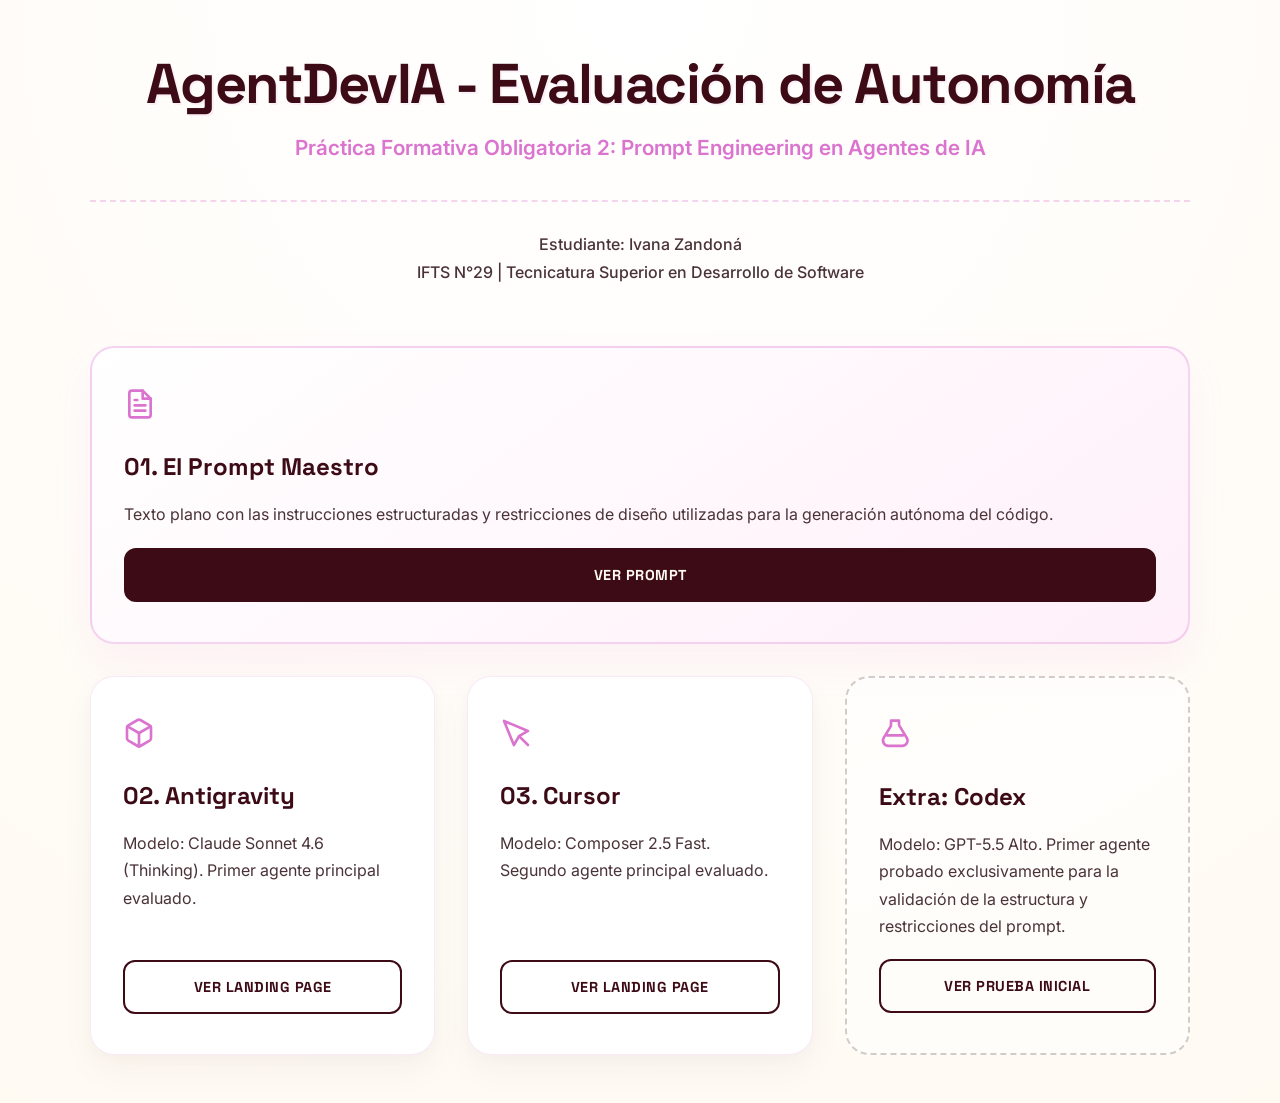
<file: index.html>
<!DOCTYPE html>
<html lang="es">
<head>
    <meta charset="UTF-8">
    <meta name="viewport" content="width=device-width, initial-scale=1.0">
    <title>PFO 2 - Prompt Engineering | Ivana Zandona</title>
    <link rel="stylesheet" href="styles.css">
    <link rel="preconnect" href="https://fonts.googleapis.com">
    <link rel="preconnect" href="https://fonts.gstatic.com" crossorigin>
    <link href="https://fonts.googleapis.com/css2?family=Inter:wght@400;500;600&family=Space+Grotesk:wght@500;700&display=swap" rel="stylesheet">
</head>
<body>
    <main class="container">
        <header class="header">
            <h1>AgentDevIA - Evaluación de Autonomía</h1>
            <p class="subtitle">Práctica Formativa Obligatoria 2: Prompt Engineering en Agentes de IA</p>
            <div class="student-info">
                <span>Estudiante: Ivana Zandoná</span>
                <span>IFTS N°29 | Tecnicatura Superior en Desarrollo de Software</span>
            </div>
        </header>

        <section class="links-grid">
            <a href="#" onclick="abrirModal(event)" class="card card-prompt">
                <div class="card-icon">
                    <svg width="32" height="32" viewBox="0 0 24 24" fill="none" stroke="currentColor" stroke-width="2" stroke-linecap="round" stroke-linejoin="round"><path d="M14 2H6a2 2 0 0 0-2 2v16a2 2 0 0 0 2 2h12a2 2 0 0 0 2-2V8z"></path><polyline points="14 2 14 8 20 8"></polyline><line x1="16" y1="13" x2="8" y2="13"></line><line x1="16" y1="17" x2="8" y2="17"></line><polyline points="10 9 9 9 8 9"></polyline></svg>
                </div>
                <h2>01. El Prompt Maestro</h2>
                <p>Texto plano con las instrucciones estructuradas y restricciones de diseño utilizadas para la generación autónoma del código.</p>
                <span class="btn">Ver Prompt</span>
            </a>

            <a href="agente-antigravity/index.html" class="card">
                <div class="card-icon">
                    <svg width="32" height="32" viewBox="0 0 24 24" fill="none" stroke="currentColor" stroke-width="2" stroke-linecap="round" stroke-linejoin="round"><path d="M21 16V8a2 2 0 0 0-1-1.73l-7-4a2 2 0 0 0-2 0l-7 4A2 2 0 0 0 3 8v8a2 2 0 0 0 1 1.73l7 4a2 2 0 0 0 2 0l7-4A2 2 0 0 0 21 16z"></path><polyline points="3.27 6.96 12 12.01 20.73 6.96"></polyline><line x1="12" y1="22.08" x2="12" y2="12"></line></svg>
                </div>
                <h2>02. Antigravity</h2>
                <p>Modelo: Claude Sonnet 4.6 (Thinking). Primer agente principal evaluado.</p>
                <span class="btn">Ver Landing Page</span>
            </a>

            <a href="agente-cursor/index.html" class="card">
                <div class="card-icon">
                    <svg width="32" height="32" viewBox="0 0 24 24" fill="none" stroke="currentColor" stroke-width="2" stroke-linecap="round" stroke-linejoin="round"><polygon points="3 3 10.42 21 14.31 14.31 21 10.42 3 3"></polygon><line x1="14.31" y1="14.31" x2="21" y2="21"></line></svg>
                </div>
                <h2>03. Cursor</h2>
                <p>Modelo: Composer 2.5 Fast. Segundo agente principal evaluado.</p>
                <span class="btn">Ver Landing Page</span>
            </a>

            <a href="agente-codex/index.html" class="card card-extra">
                <div class="card-icon">
                    <svg width="32" height="32" viewBox="0 0 24 24" fill="none" stroke="currentColor" stroke-width="2" stroke-linecap="round" stroke-linejoin="round"><path d="M9 2v2.789a4 4 0 0 1-.672 2.219l-4.72 7.74a4 4 0 0 0 3.414 6.136h10.324a4 4 0 0 0 3.414-6.136l-4.72-7.74A4 4 0 0 1 15 4.789V2"></path><path d="M10 2h4"></path><path d="M6 13h12"></path></svg>
                </div>
                <h2>Extra: Codex</h2>
                <p>Modelo: GPT-5.5 Alto. Primer agente probado exclusivamente para la validación de la estructura y restricciones del prompt.</p>
                <span class="btn">Ver Prueba Inicial</span>
            </a>
        </section>
    </main>

    <div id="modalPrompt" class="modal">
        <div class="modal-content">
            <span class="close-btn" onclick="cerrarModal()">&times;</span>
            <h2 class="modal-title">Prompt Maestro Utilizado</h2>
            <div class="prompt-container">
                <pre><code id="contenidoPrompt">Cargando prompt...</code></pre>
            </div>
        </div>
    </div>

    <script>
        async function abrirModal(evento) {
            evento.preventDefault(); 
            document.getElementById('modalPrompt').classList.add('activo');
            document.body.style.overflow = 'hidden'; 

            const contenedor = document.getElementById('contenidoPrompt');
            
            if(contenedor.innerText === 'Cargando prompt...') {
                try {
                    const respuesta = await fetch('prompt.txt');
                    if (!respuesta.ok) throw new Error('No se pudo leer el archivo');
                    const texto = await respuesta.text();
                    contenedor.innerText = texto;
                } catch (error) {
                    contenedor.innerText = 'Error: No se pudo cargar prompt.txt. Asegurate de que el archivo exista en la misma carpeta.';
                }
            }
        }

        function cerrarModal() {
            document.getElementById('modalPrompt').classList.remove('activo');
            document.body.style.overflow = 'auto'; 
        }

        window.onclick = function(evento) {
            let modal = document.getElementById('modalPrompt');
            if (evento.target == modal) {
                cerrarModal();
            }
        }
    </script>
</body>
</html>
</file>
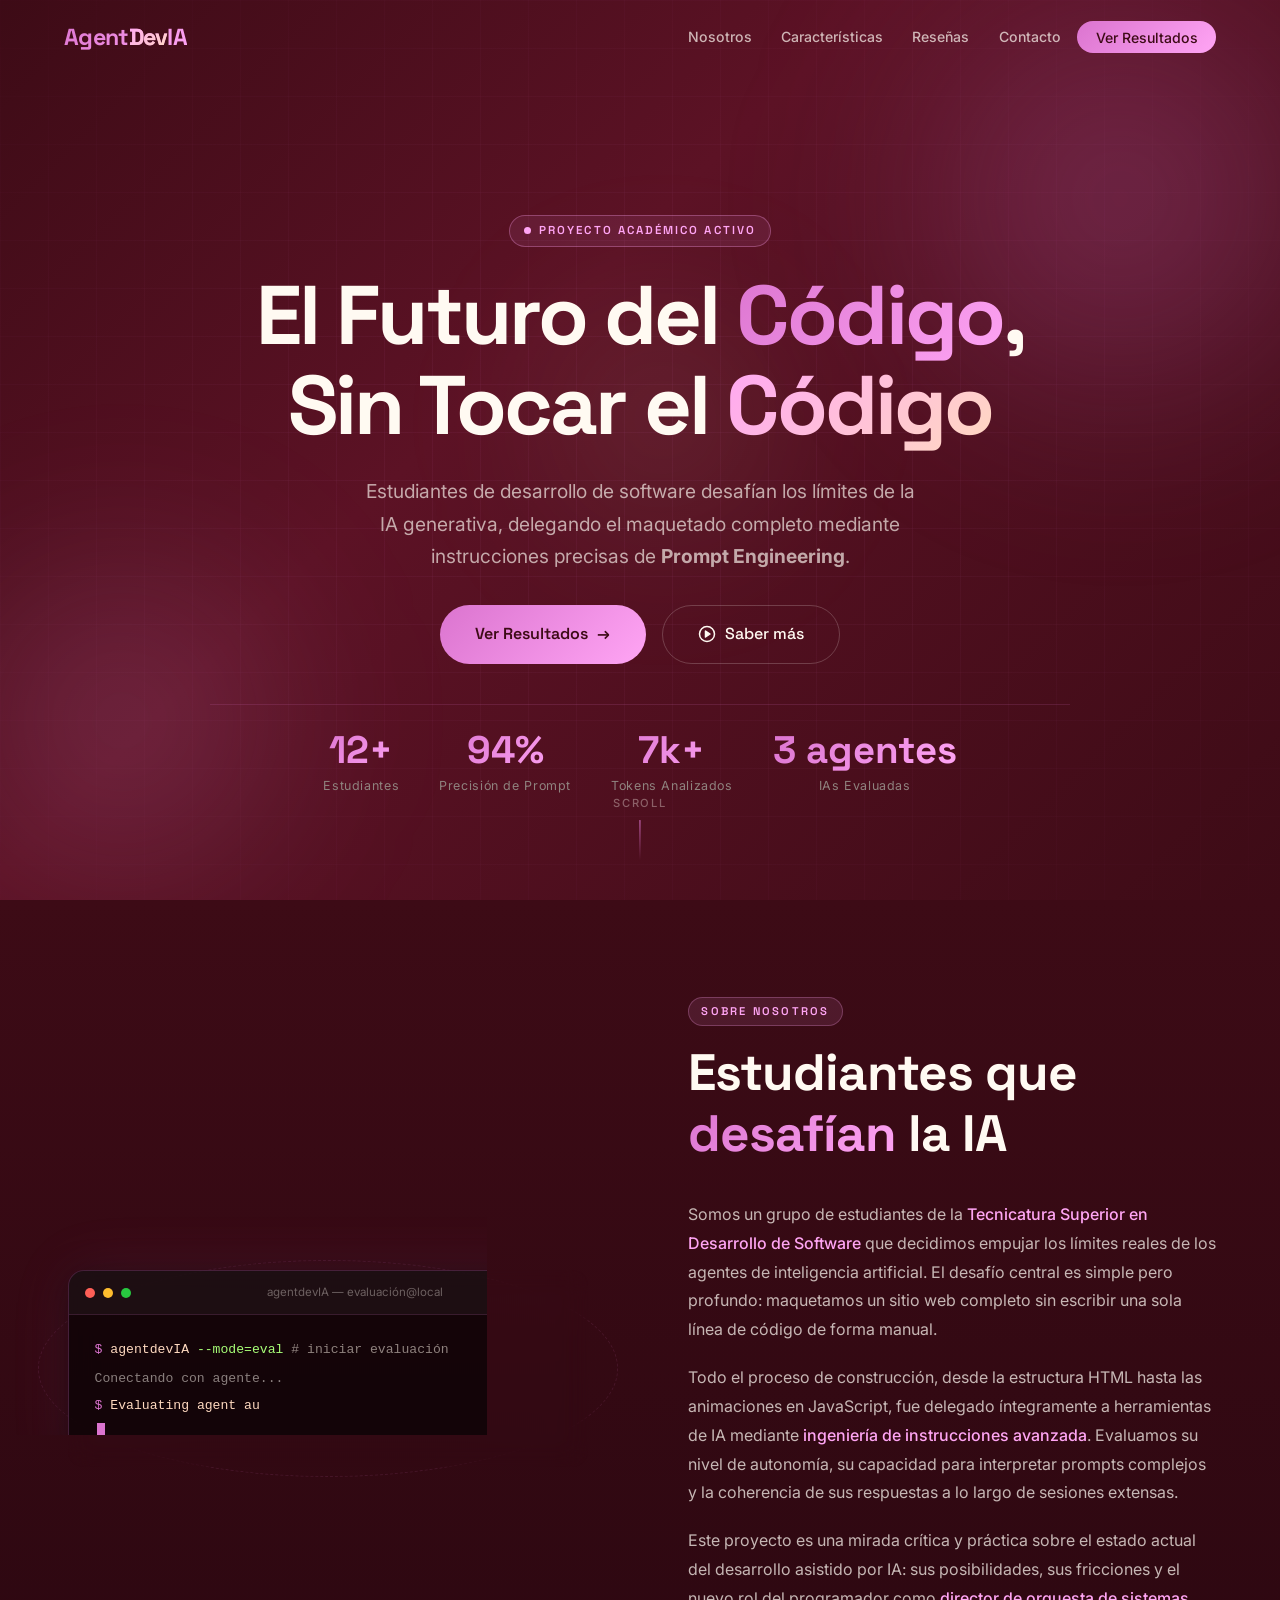
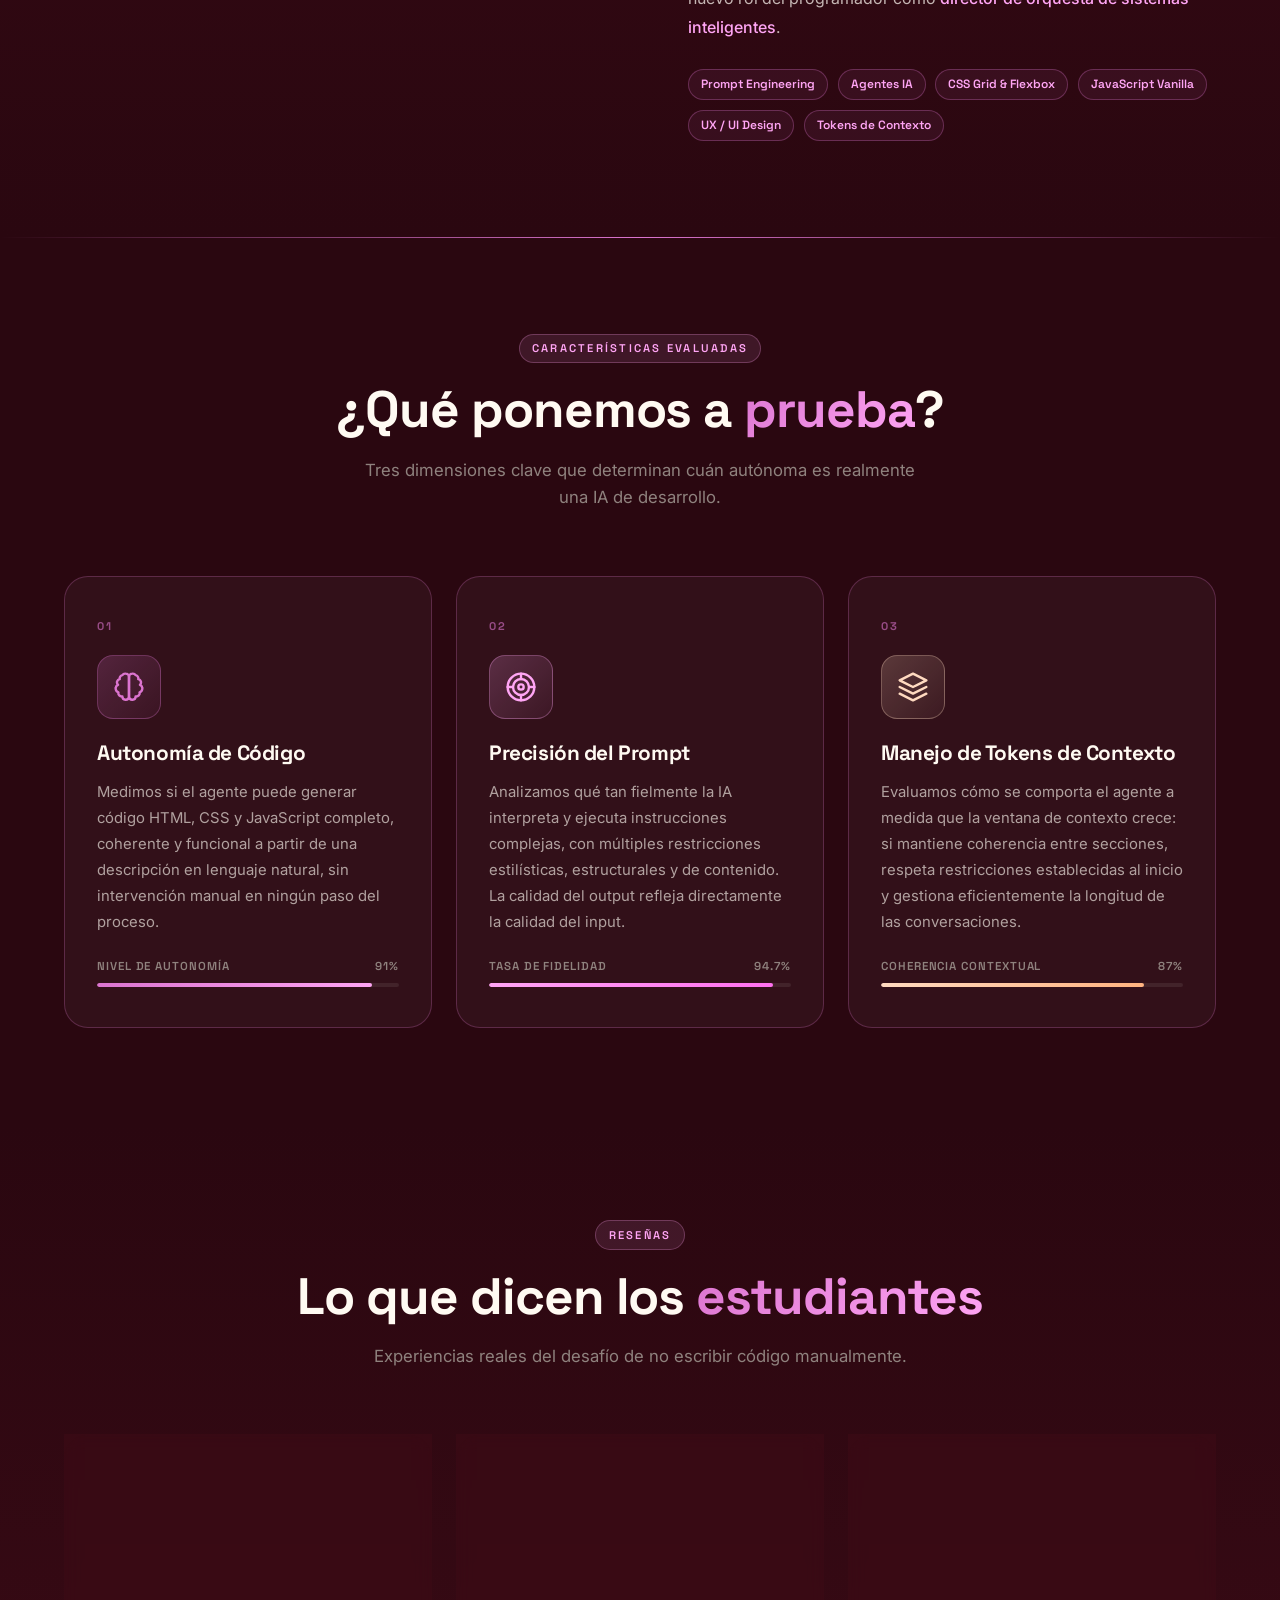
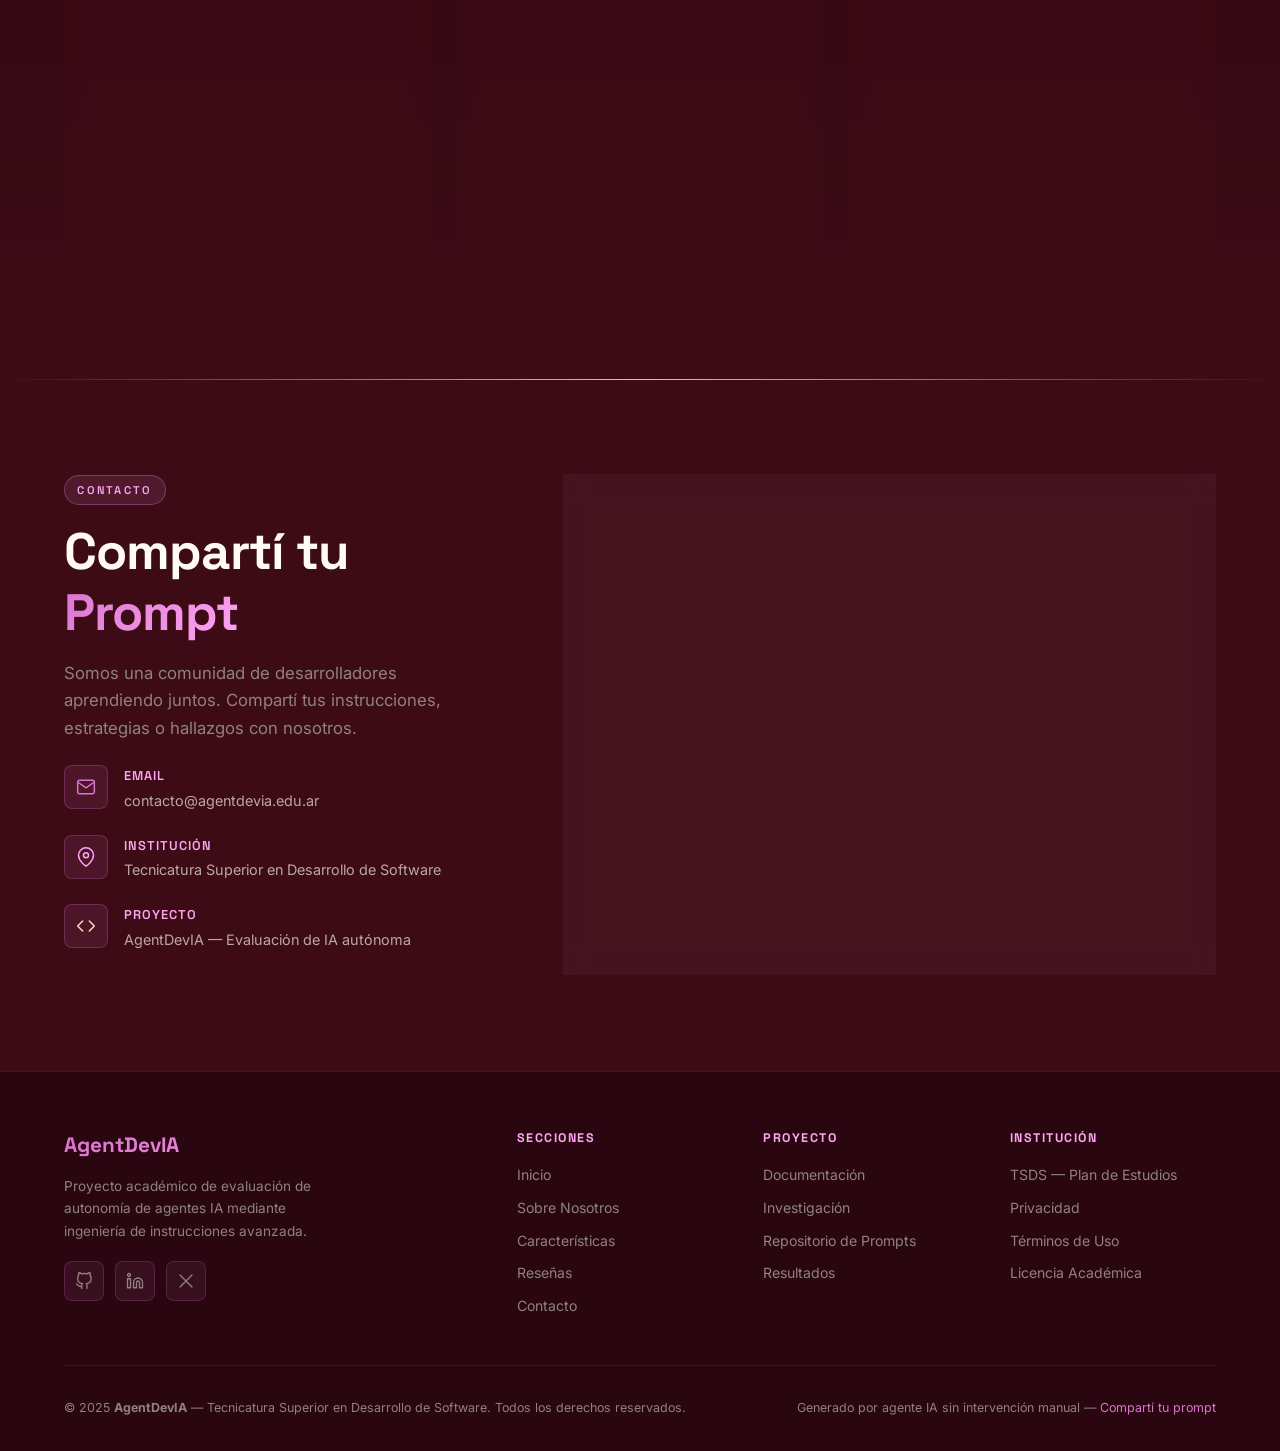
<file: agente-antigravity/index.html>
<!DOCTYPE html>
<html lang="es">
<head>
  <meta charset="UTF-8" />
  <meta name="viewport" content="width=device-width, initial-scale=1.0" />

  <!-- SEO -->
  <title>AgentDevIA — El Futuro del Código, Sin Tocar el Código</title>
  <meta name="description" content="Estudiantes de la Tecnicatura Superior en Desarrollo de Software ponen a prueba la autonomía de agentes de IA mediante Prompt Engineering avanzado. Descubre cómo delegamos el maquetado completo a la inteligencia artificial." />
  <meta name="keywords" content="IA, Prompt Engineering, Desarrollo de Software, Agentes IA, Frontend, Autonomía de Código, Tecnicatura" />
  <meta name="author" content="AgentDevIA — Tecnicatura Superior en Desarrollo de Software" />

  <!-- Open Graph -->
  <meta property="og:title"       content="AgentDevIA — El Futuro del Código, Sin Tocar el Código" />
  <meta property="og:description" content="Estudiantes evaluando la autonomía de agentes de IA mediante ingeniería de instrucciones. Proyecto académico innovador." />
  <meta property="og:type"        content="website" />
  <meta property="og:locale"      content="es_AR" />

  <!-- Preconnect for Google Fonts -->
  <link rel="preconnect" href="https://fonts.googleapis.com" />
  <link rel="preconnect" href="https://fonts.gstatic.com" crossorigin />

  <!-- Favicon (inline SVG) -->
  <link rel="icon" href="data:image/svg+xml,<svg xmlns='http://www.w3.org/2000/svg' viewBox='0 0 32 32'><rect width='32' height='32' rx='8' fill='%233d0b16'/><text y='22' x='4' font-size='20' fill='%23db74cf' font-family='sans-serif' font-weight='bold'>A</text></svg>" />

  <!-- Stylesheet -->
  <link rel="stylesheet" href="styles.css" />
</head>

<body>

  <!-- ══════════════════════════════════════════════════════
       Cursor Canvas (mouse trail effect)
       ══════════════════════════════════════════════════════ -->
  <canvas id="cursor-canvas" aria-hidden="true"></canvas>

  <!-- ══════════════════════════════════════════════════════
       HEADER — Sticky Navigation
       ══════════════════════════════════════════════════════ -->
  <header id="header" role="banner">
    <nav class="nav container" aria-label="Navegación principal">

      <!-- Logo -->
      <a href="#hero" class="nav-logo" aria-label="AgentDevIA — inicio">
        Agent<span>Dev</span>IA
      </a>

      <!-- Desktop nav links -->
      <ul class="nav-links" id="nav-links" role="list">
        <li><a href="#about"        id="nav-about">Nosotros</a></li>
        <li><a href="#features"     id="nav-features">Características</a></li>
        <li><a href="#testimonials" id="nav-testimonials">Reseñas</a></li>
        <li><a href="#contact"      id="nav-contact">Contacto</a></li>
        <li><a href="#hero" class="nav-cta" id="nav-cta">Ver Resultados</a></li>
      </ul>

      <!-- Mobile hamburger -->
      <button class="nav-toggle" id="nav-toggle" aria-label="Abrir menú" aria-expanded="false" aria-controls="nav-links">
        <span></span>
        <span></span>
        <span></span>
      </button>

    </nav>
  </header>

  <!-- ══════════════════════════════════════════════════════
       HERO — Sección Principal
       ══════════════════════════════════════════════════════ -->
  <section id="hero" aria-labelledby="hero-title">

    <!-- Decorative background elements -->
    <div class="hero-orb hero-orb--1" aria-hidden="true"></div>
    <div class="hero-orb hero-orb--2" aria-hidden="true"></div>
    <div class="hero-orb hero-orb--3" aria-hidden="true"></div>
    <div class="hero-grid"            aria-hidden="true"></div>
    <div class="particles-container" id="particles" aria-hidden="true"></div>

    <div class="container hero-content">

      <!-- Badge -->
      <div class="hero-badge" aria-label="Estado del proyecto: activo">
        <span class="badge-dot"></span>
        Proyecto Académico Activo
      </div>

      <!-- Headline -->
      <h1 class="hero-title" id="hero-title">
        El Futuro del <span class="grad-text">Código</span>,<br />
        Sin Tocar el <span class="accent-text">Código</span>
      </h1>

      <!-- Subtitle -->
      <p class="hero-subtitle">
        Estudiantes de desarrollo de software desafían los límites de la IA generativa,
        delegando el maquetado completo mediante instrucciones precisas de
        <strong>Prompt Engineering</strong>.
      </p>

      <!-- CTA Buttons -->
      <div class="hero-actions">
        <a href="#features" class="btn-primary" id="hero-cta" role="button">
          Ver Resultados
          <span class="btn-arrow">&#x2192;</span>
        </a>
        <a href="#about" class="btn-ghost" id="hero-learn-more" role="button">
          <!-- Play icon SVG -->
          <svg width="18" height="18" viewBox="0 0 24 24" fill="none"
               stroke="currentColor" stroke-width="2" stroke-linecap="round" stroke-linejoin="round"
               aria-hidden="true">
            <circle cx="12" cy="12" r="10"/>
            <polygon points="10 8 16 12 10 16 10 8" fill="currentColor"/>
          </svg>
          Saber más
        </a>
      </div>

      <!-- Animated stats -->
      <div class="hero-stats">
        <div class="stat-item reveal">
          <span class="stat-number" data-target="12" data-suffix="+" id="stat-students">0+</span>
          <span class="stat-label">Estudiantes</span>
        </div>
        <div class="stat-item reveal">
          <span class="stat-number" data-target="94" data-suffix="%" id="stat-precision">0%</span>
          <span class="stat-label">Precisión de Prompt</span>
        </div>
        <div class="stat-item reveal">
          <span class="stat-number" data-target="7" data-suffix="k+" id="stat-tokens">0k+</span>
          <span class="stat-label">Tokens Analizados</span>
        </div>
        <div class="stat-item reveal">
          <span class="stat-number" data-target="3" data-suffix=" agentes" id="stat-agents">0 agentes</span>
          <span class="stat-label">IAs Evaluadas</span>
        </div>
      </div>

    </div>

    <!-- Scroll hint -->
    <div class="hero-scroll" aria-hidden="true">
      <span>Scroll</span>
      <div class="scroll-line"></div>
    </div>

  </section>

  <!-- ══════════════════════════════════════════════════════
       SOBRE NOSOTROS — About Section
       ══════════════════════════════════════════════════════ -->
  <section id="about" class="section" aria-labelledby="about-title">
    <div class="container about-grid">

      <!-- Terminal Visual -->
      <div class="about-visual reveal-left">
        <div class="terminal-ring" aria-hidden="true"></div>
        <div class="terminal" role="img" aria-label="Simulación de terminal de evaluación IA">
          <div class="terminal-bar">
            <span class="terminal-dot td-red"   aria-hidden="true"></span>
            <span class="terminal-dot td-yellow" aria-hidden="true"></span>
            <span class="terminal-dot td-green"  aria-hidden="true"></span>
            <span class="terminal-title">agentdevIA — evaluación@local</span>
          </div>
          <div class="terminal-body" id="terminal-body">
            <div>
              <span class="t-prompt">$</span>
              <span class="t-cmd"> agentdevIA</span>
              <span class="t-string"> --mode=eval</span>
              <span class="t-comment"> # iniciar evaluación</span>
            </div>
            <div style="margin-top:4px">
              <span class="t-output">  Conectando con agente...</span>
            </div>
            <div id="typing-line">
              <span class="t-cursor" aria-hidden="true"></span>
            </div>
          </div>
        </div>
      </div>

      <!-- Text Content -->
      <div class="about-text reveal-right">
        <div>
          <span class="section-label">Sobre Nosotros</span>
          <h2 class="section-title" id="about-title">
            Estudiantes que <span>desafían</span> la IA
          </h2>
        </div>

        <p>
          Somos un grupo de estudiantes de la
          <span class="about-highlight">Tecnicatura Superior en Desarrollo de Software</span>
          que decidimos empujar los límites reales de los agentes de inteligencia artificial.
          El desafío central es simple pero profundo: maquetamos un sitio web completo
          sin escribir una sola línea de código de forma manual.
        </p>

        <p>
          Todo el proceso de construcción, desde la estructura HTML hasta las animaciones
          en JavaScript, fue delegado íntegramente a herramientas de IA mediante
          <span class="about-highlight">ingeniería de instrucciones avanzada</span>.
          Evaluamos su nivel de autonomía, su capacidad para interpretar prompts complejos
          y la coherencia de sus respuestas a lo largo de sesiones extensas.
        </p>

        <p>
          Este proyecto es una mirada crítica y práctica sobre el estado actual del
          desarrollo asistido por IA: sus posibilidades, sus fricciones y el nuevo rol
          del programador como
          <span class="about-highlight">director de orquesta de sistemas inteligentes</span>.
        </p>

        <div class="about-tags" role="list" aria-label="Tecnologías y temas evaluados">
          <span class="tag" role="listitem">Prompt Engineering</span>
          <span class="tag" role="listitem">Agentes IA</span>
          <span class="tag" role="listitem">CSS Grid &amp; Flexbox</span>
          <span class="tag" role="listitem">JavaScript Vanilla</span>
          <span class="tag" role="listitem">UX / UI Design</span>
          <span class="tag" role="listitem">Tokens de Contexto</span>
        </div>
      </div>

    </div>
  </section>

  <!-- ══════════════════════════════════════════════════════
       CARACTERÍSTICAS EVALUADAS — Features Section
       ══════════════════════════════════════════════════════ -->
  <section id="features" class="section" aria-labelledby="features-title">
    <div class="container">

      <header class="features-header">
        <span class="section-label reveal">Características Evaluadas</span>
        <h2 class="section-title reveal" id="features-title">
          ¿Qué ponemos a <span>prueba</span>?
        </h2>
        <p class="section-subtitle reveal" style="margin-inline:auto;text-align:center;">
          Tres dimensiones clave que determinan cuán autónoma es realmente una IA de desarrollo.
        </p>
      </header>

      <div class="features-grid" role="list">

        <!-- Card 1 — Autonomía de Código -->
        <article class="feature-card reveal" role="listitem" tabindex="0">
          <div class="card-number">01</div>
          <div class="card-icon-wrap icon-1" aria-hidden="true">
            <!-- Brain / CPU icon -->
            <svg viewBox="0 0 24 24" fill="none" stroke="#db74cf" stroke-width="1.8"
                 stroke-linecap="round" stroke-linejoin="round" aria-hidden="true">
              <path d="M9.5 2A2.5 2.5 0 0 1 12 4.5v15a2.5 2.5 0 0 1-4.96-.46 2.5 2.5 0 0 1-2.96-3.08 3 3 0 0 1-.34-5.58 2.5 2.5 0 0 1 1.32-4.24 2.5 2.5 0 0 1 1.98-3A2.5 2.5 0 0 1 9.5 2Z"/>
              <path d="M14.5 2A2.5 2.5 0 0 0 12 4.5v15a2.5 2.5 0 0 0 4.96-.46 2.5 2.5 0 0 0 2.96-3.08 3 3 0 0 0 .34-5.58 2.5 2.5 0 0 0-1.32-4.24 2.5 2.5 0 0 0-1.98-3A2.5 2.5 0 0 0 14.5 2Z"/>
            </svg>
          </div>
          <h3 class="card-title">Autonomía de Código</h3>
          <p class="card-desc">
            Medimos si el agente puede generar código HTML, CSS y JavaScript completo, coherente
            y funcional a partir de una descripción en lenguaje natural, sin intervención manual
            en ningún paso del proceso.
          </p>
          <div class="card-meter">
            <div class="meter-label">
              <span>Nivel de Autonomía</span>
              <span>91%</span>
            </div>
            <div class="meter-bar">
              <div class="meter-fill fill-1" data-width="91" aria-valuenow="91" aria-valuemin="0" aria-valuemax="100" role="progressbar"></div>
            </div>
          </div>
        </article>

        <!-- Card 2 — Precisión del Prompt -->
        <article class="feature-card reveal" role="listitem" tabindex="0">
          <div class="card-number">02</div>
          <div class="card-icon-wrap icon-2" aria-hidden="true">
            <!-- Target / Precision icon -->
            <svg viewBox="0 0 24 24" fill="none" stroke="#ffa5f4" stroke-width="1.8"
                 stroke-linecap="round" stroke-linejoin="round" aria-hidden="true">
              <circle cx="12" cy="12" r="10"/>
              <circle cx="12" cy="12" r="6"/>
              <circle cx="12" cy="12" r="2"/>
              <line x1="12" y1="2" x2="12" y2="6"/>
              <line x1="12" y1="18" x2="12" y2="22"/>
              <line x1="2"  y1="12" x2="6"  y2="12"/>
              <line x1="18" y1="12" x2="22" y2="12"/>
            </svg>
          </div>
          <h3 class="card-title">Precisión del Prompt</h3>
          <p class="card-desc">
            Analizamos qué tan fielmente la IA interpreta y ejecuta instrucciones complejas,
            con múltiples restricciones estilísticas, estructurales y de contenido. La calidad
            del output refleja directamente la calidad del input.
          </p>
          <div class="card-meter">
            <div class="meter-label">
              <span>Tasa de Fidelidad</span>
              <span>94.7%</span>
            </div>
            <div class="meter-bar">
              <div class="meter-fill fill-2" data-width="94" aria-valuenow="94" aria-valuemin="0" aria-valuemax="100" role="progressbar"></div>
            </div>
          </div>
        </article>

        <!-- Card 3 — Manejo de Tokens de Contexto -->
        <article class="feature-card reveal" role="listitem" tabindex="0">
          <div class="card-number">03</div>
          <div class="card-icon-wrap icon-3" aria-hidden="true">
            <!-- Layers / Context icon -->
            <svg viewBox="0 0 24 24" fill="none" stroke="#ffdac0" stroke-width="1.8"
                 stroke-linecap="round" stroke-linejoin="round" aria-hidden="true">
              <polygon points="12 2 2 7 12 12 22 7 12 2"/>
              <polyline points="2 17 12 22 22 17"/>
              <polyline points="2 12 12 17 22 12"/>
            </svg>
          </div>
          <h3 class="card-title">Manejo de Tokens de Contexto</h3>
          <p class="card-desc">
            Evaluamos cómo se comporta el agente a medida que la ventana de contexto crece:
            si mantiene coherencia entre secciones, respeta restricciones establecidas al inicio
            y gestiona eficientemente la longitud de las conversaciones.
          </p>
          <div class="card-meter">
            <div class="meter-label">
              <span>Coherencia Contextual</span>
              <span>87%</span>
            </div>
            <div class="meter-bar">
              <div class="meter-fill fill-3" data-width="87" aria-valuenow="87" aria-valuemin="0" aria-valuemax="100" role="progressbar"></div>
            </div>
          </div>
        </article>

      </div>
    </div>
  </section>

  <!-- ══════════════════════════════════════════════════════
       TESTIMONIOS — Reviews Section
       ══════════════════════════════════════════════════════ -->
  <section id="testimonials" class="section" aria-labelledby="testimonials-title">
    <div class="container">

      <header class="testimonials-header">
        <span class="section-label reveal">Reseñas</span>
        <h2 class="section-title reveal" id="testimonials-title">
          Lo que dicen los <span>estudiantes</span>
        </h2>
        <p class="section-subtitle reveal" style="margin-inline:auto;text-align:center;">
          Experiencias reales del desafío de no escribir código manualmente.
        </p>
      </header>

      <div class="testimonials-grid" role="list">

        <!-- Testimonio 1 -->
        <article class="testimonial-card reveal" role="listitem" tabindex="0">
          <div class="stars" aria-label="5 de 5 estrellas">
            <span class="star" aria-hidden="true">
              <svg viewBox="0 0 24 24"><path d="M12 2l3.09 6.26L22 9.27l-5 4.87 1.18 6.88L12 17.77l-6.18 3.25L7 14.14 2 9.27l6.91-1.01L12 2z"/></svg>
            </span>
            <span class="star" aria-hidden="true">
              <svg viewBox="0 0 24 24"><path d="M12 2l3.09 6.26L22 9.27l-5 4.87 1.18 6.88L12 17.77l-6.18 3.25L7 14.14 2 9.27l6.91-1.01L12 2z"/></svg>
            </span>
            <span class="star" aria-hidden="true">
              <svg viewBox="0 0 24 24"><path d="M12 2l3.09 6.26L22 9.27l-5 4.87 1.18 6.88L12 17.77l-6.18 3.25L7 14.14 2 9.27l6.91-1.01L12 2z"/></svg>
            </span>
            <span class="star" aria-hidden="true">
              <svg viewBox="0 0 24 24"><path d="M12 2l3.09 6.26L22 9.27l-5 4.87 1.18 6.88L12 17.77l-6.18 3.25L7 14.14 2 9.27l6.91-1.01L12 2z"/></svg>
            </span>
            <span class="star" aria-hidden="true">
              <svg viewBox="0 0 24 24"><path d="M12 2l3.09 6.26L22 9.27l-5 4.87 1.18 6.88L12 17.77l-6.18 3.25L7 14.14 2 9.27l6.91-1.01L12 2z"/></svg>
            </span>
          </div>
          <span class="quote-mark" aria-hidden="true">"</span>
          <blockquote>
            <p class="testimonial-text">
              Al principio dudé de si la IA realmente podía generar un CSS tan detallado.
              Pero cuando vi el resultado final, me di cuenta de que el verdadero desafío no
              era el agente, sino aprender a construir prompts que comuniquen exactamente
              lo que necesitás. Es una habilidad totalmente nueva.
            </p>
          </blockquote>
          <div class="testimonial-author">
            <div class="author-avatar av-1" aria-hidden="true">LM</div>
            <div class="author-info">
              <span class="author-name">Luciana Montero</span>
              <span class="author-role">Estudiante, 2do año TSDS</span>
            </div>
          </div>
        </article>

        <!-- Testimonio 2 -->
        <article class="testimonial-card reveal" role="listitem" tabindex="0">
          <div class="stars" aria-label="5 de 5 estrellas">
            <span class="star" aria-hidden="true">
              <svg viewBox="0 0 24 24"><path d="M12 2l3.09 6.26L22 9.27l-5 4.87 1.18 6.88L12 17.77l-6.18 3.25L7 14.14 2 9.27l6.91-1.01L12 2z"/></svg>
            </span>
            <span class="star" aria-hidden="true">
              <svg viewBox="0 0 24 24"><path d="M12 2l3.09 6.26L22 9.27l-5 4.87 1.18 6.88L12 17.77l-6.18 3.25L7 14.14 2 9.27l6.91-1.01L12 2z"/></svg>
            </span>
            <span class="star" aria-hidden="true">
              <svg viewBox="0 0 24 24"><path d="M12 2l3.09 6.26L22 9.27l-5 4.87 1.18 6.88L12 17.77l-6.18 3.25L7 14.14 2 9.27l6.91-1.01L12 2z"/></svg>
            </span>
            <span class="star" aria-hidden="true">
              <svg viewBox="0 0 24 24"><path d="M12 2l3.09 6.26L22 9.27l-5 4.87 1.18 6.88L12 17.77l-6.18 3.25L7 14.14 2 9.27l6.91-1.01L12 2z"/></svg>
            </span>
            <span class="star" aria-hidden="true">
              <svg viewBox="0 0 24 24"><path d="M12 2l3.09 6.26L22 9.27l-5 4.87 1.18 6.88L12 17.77l-6.18 3.25L7 14.14 2 9.27l6.91-1.01L12 2z"/></svg>
            </span>
          </div>
          <span class="quote-mark" aria-hidden="true">"</span>
          <blockquote>
            <p class="testimonial-text">
              Lo más revelador fue descubrir cómo el agente pierde coherencia cuando el
              contexto se extiende demasiado. En la sección de JavaScript empezó a
              contradecir restricciones que habíamos definido al principio. Eso nos enseñó
              a estructurar los prompts en bloques más precisos y acotados.
            </p>
          </blockquote>
          <div class="testimonial-author">
            <div class="author-avatar av-2" aria-hidden="true">FR</div>
            <div class="author-info">
              <span class="author-name">Federico Ruiz</span>
              <span class="author-role">Estudiante, 2do año TSDS</span>
            </div>
          </div>
        </article>

        <!-- Testimonio 3 -->
        <article class="testimonial-card reveal" role="listitem" tabindex="0">
          <div class="stars" aria-label="4 de 5 estrellas">
            <span class="star" aria-hidden="true">
              <svg viewBox="0 0 24 24"><path d="M12 2l3.09 6.26L22 9.27l-5 4.87 1.18 6.88L12 17.77l-6.18 3.25L7 14.14 2 9.27l6.91-1.01L12 2z"/></svg>
            </span>
            <span class="star" aria-hidden="true">
              <svg viewBox="0 0 24 24"><path d="M12 2l3.09 6.26L22 9.27l-5 4.87 1.18 6.88L12 17.77l-6.18 3.25L7 14.14 2 9.27l6.91-1.01L12 2z"/></svg>
            </span>
            <span class="star" aria-hidden="true">
              <svg viewBox="0 0 24 24"><path d="M12 2l3.09 6.26L22 9.27l-5 4.87 1.18 6.88L12 17.77l-6.18 3.25L7 14.14 2 9.27l6.91-1.01L12 2z"/></svg>
            </span>
            <span class="star" aria-hidden="true">
              <svg viewBox="0 0 24 24"><path d="M12 2l3.09 6.26L22 9.27l-5 4.87 1.18 6.88L12 17.77l-6.18 3.25L7 14.14 2 9.27l6.91-1.01L12 2z"/></svg>
            </span>
            <span class="star" aria-label="medio" aria-hidden="true">
              <svg viewBox="0 0 24 24" fill="none" stroke="#ffdac0" stroke-width="1.5"><path d="M12 2l3.09 6.26L22 9.27l-5 4.87 1.18 6.88L12 17.77l-6.18 3.25L7 14.14 2 9.27l6.91-1.01L12 2z"/></svg>
            </span>
          </div>
          <span class="quote-mark" aria-hidden="true">"</span>
          <blockquote>
            <p class="testimonial-text">
              Pensaba que con un prompt vago alcanzaba, y el agente me devolvió algo
              genérico y sin personalidad. Cuando reescribí el prompt con la paleta de
              colores exacta, las tipografías, los efectos y la estructura punto por punto,
              el resultado fue profesional. La precisión del input define la calidad del output.
            </p>
          </blockquote>
          <div class="testimonial-author">
            <div class="author-avatar av-3" aria-hidden="true">VS</div>
            <div class="author-info">
              <span class="author-name">Valentina Suarez</span>
              <span class="author-role">Estudiante, 2do año TSDS</span>
            </div>
          </div>
        </article>

      </div>
    </div>
  </section>

  <!-- ══════════════════════════════════════════════════════
       CONTACTO — Form Section
       ══════════════════════════════════════════════════════ -->
  <section id="contact" class="section" aria-labelledby="contact-title">
    <div class="container contact-wrapper">

      <!-- Info panel -->
      <div class="contact-info">
        <div>
          <span class="section-label reveal">Contacto</span>
          <h2 class="section-title reveal" id="contact-title">
            Compartí tu <span>Prompt</span>
          </h2>
          <p class="section-subtitle reveal" style="margin-top:.5rem;">
            Somos una comunidad de desarrolladores aprendiendo juntos. Compartí tus
            instrucciones, estrategias o hallazgos con nosotros.
          </p>
        </div>

        <div class="contact-info-item reveal">
          <div class="contact-icon">
            <!-- Mail icon -->
            <svg viewBox="0 0 24 24" fill="none" stroke="#db74cf" stroke-width="1.8"
                 stroke-linecap="round" stroke-linejoin="round" aria-hidden="true">
              <path d="M4 4h16c1.1 0 2 .9 2 2v12c0 1.1-.9 2-2 2H4c-1.1 0-2-.9-2-2V6c0-1.1.9-2 2-2z"/>
              <polyline points="22,6 12,13 2,6"/>
            </svg>
          </div>
          <div class="contact-info-text">
            <span class="contact-info-label">Email</span>
            <span class="contact-info-value">contacto@agentdevia.edu.ar</span>
          </div>
        </div>

        <div class="contact-info-item reveal">
          <div class="contact-icon">
            <!-- Location icon -->
            <svg viewBox="0 0 24 24" fill="none" stroke="#ffa5f4" stroke-width="1.8"
                 stroke-linecap="round" stroke-linejoin="round" aria-hidden="true">
              <path d="M21 10c0 7-9 13-9 13s-9-6-9-13a9 9 0 0 1 18 0z"/>
              <circle cx="12" cy="10" r="3"/>
            </svg>
          </div>
          <div class="contact-info-text">
            <span class="contact-info-label">Institución</span>
            <span class="contact-info-value">Tecnicatura Superior en Desarrollo de Software</span>
          </div>
        </div>

        <div class="contact-info-item reveal">
          <div class="contact-icon">
            <!-- Code / terminal icon -->
            <svg viewBox="0 0 24 24" fill="none" stroke="#ffdac0" stroke-width="1.8"
                 stroke-linecap="round" stroke-linejoin="round" aria-hidden="true">
              <polyline points="16 18 22 12 16 6"/>
              <polyline points="8  6 2  12 8  18"/>
            </svg>
          </div>
          <div class="contact-info-text">
            <span class="contact-info-label">Proyecto</span>
            <span class="contact-info-value">AgentDevIA — Evaluación de IA autónoma</span>
          </div>
        </div>
      </div>

      <!-- Contact Form -->
      <div class="reveal-right">
        <form class="contact-form" id="contact-form" novalidate
              aria-labelledby="contact-title">

          <div class="form-row">
            <div class="form-group">
              <label for="f-name">Nombre</label>
              <input
                type="text"
                id="f-name"
                name="nombre"
                placeholder="Tu nombre completo"
                autocomplete="name"
                required
                aria-required="true"
              />
            </div>
            <div class="form-group">
              <label for="f-email">Email</label>
              <input
                type="email"
                id="f-email"
                name="email"
                placeholder="tu@email.com"
                autocomplete="email"
                aria-required="true"
              />
            </div>
          </div>

          <div class="form-group">
            <label for="f-subject">Asunto</label>
            <input
              type="text"
              id="f-subject"
              name="asunto"
              placeholder="Ej: Estrategia de prompt para CSS Grid"
            />
          </div>

          <div class="form-group">
            <label for="f-message">Tu Prompt / Mensaje</label>
            <textarea
              id="f-message"
              name="mensaje"
              placeholder="Compartí tus instrucciones, técnicas o experiencias con prompt engineering..."
              aria-label="Campo de mensaje o prompt"
            ></textarea>
          </div>

          <button type="submit" class="btn-submit" id="btn-submit">
            Compartir Prompt
            <span class="btn-arrow">&#x2192;</span>
          </button>

          <!-- Success toast -->
          <div class="form-toast" id="form-toast" role="alert" aria-live="polite">
            <svg viewBox="0 0 24 24" width="18" height="18" fill="none"
                 stroke="currentColor" stroke-width="2.5" aria-hidden="true">
              <polyline points="20 6 9 17 4 12"/>
            </svg>
            Mensaje enviado correctamente. ¡Gracias por tu aporte!
          </div>

        </form>
      </div>

    </div>
  </section>

  <!-- ══════════════════════════════════════════════════════
       FOOTER
       ══════════════════════════════════════════════════════ -->
  <footer id="footer" role="contentinfo">
    <div class="container">

      <div class="footer-grid">

        <!-- Brand -->
        <div class="footer-brand">
          <a href="#hero" class="footer-logo" aria-label="AgentDevIA — volver al inicio">
            AgentDevIA
          </a>
          <p class="footer-tagline">
            Proyecto académico de evaluación de autonomía de agentes IA mediante
            ingeniería de instrucciones avanzada.
          </p>
          <div class="social-links" aria-label="Redes sociales">
            <!-- GitHub -->
            <a href="#" class="social-link" id="footer-github" aria-label="GitHub del proyecto" rel="noopener noreferrer">
              <svg viewBox="0 0 24 24" fill="none" stroke="currentColor"
                   stroke-width="1.8" stroke-linecap="round" stroke-linejoin="round"
                   aria-hidden="true">
                <path d="M9 19c-5 1.5-5-2.5-7-3m14 6v-3.87a3.37 3.37 0 0 0-.94-2.61c3.14-.35 6.44-1.54 6.44-7A5.44 5.44 0 0 0 20 4.77 5.07 5.07 0 0 0 19.91 1S18.73.65 16 2.48a13.38 13.38 0 0 0-7 0C6.27.65 5.09 1 5.09 1A5.07 5.07 0 0 0 5 4.77a5.44 5.44 0 0 0-1.5 3.78c0 5.42 3.3 6.61 6.44 7A3.37 3.37 0 0 0 9 18.13V22"/>
              </svg>
            </a>
            <!-- LinkedIn -->
            <a href="#" class="social-link" id="footer-linkedin" aria-label="LinkedIn del proyecto" rel="noopener noreferrer">
              <svg viewBox="0 0 24 24" fill="none" stroke="currentColor"
                   stroke-width="1.8" stroke-linecap="round" stroke-linejoin="round"
                   aria-hidden="true">
                <path d="M16 8a6 6 0 0 1 6 6v7h-4v-7a2 2 0 0 0-2-2 2 2 0 0 0-2 2v7h-4v-7a6 6 0 0 1 6-6z"/>
                <rect x="2" y="9" width="4" height="12"/>
                <circle cx="4" cy="4" r="2"/>
              </svg>
            </a>
            <!-- Twitter / X -->
            <a href="#" class="social-link" id="footer-twitter" aria-label="Twitter del proyecto" rel="noopener noreferrer">
              <svg viewBox="0 0 24 24" fill="none" stroke="currentColor"
                   stroke-width="1.8" stroke-linecap="round" stroke-linejoin="round"
                   aria-hidden="true">
                <path d="M4 4l16 16M4 20 20 4"/>
              </svg>
            </a>
          </div>
        </div>

        <!-- Nav links -->
        <nav class="footer-nav" aria-label="Navegación del pie de página — Secciones">
          <span class="footer-nav-title">Secciones</span>
          <a href="#hero"         id="footer-nav-hero">Inicio</a>
          <a href="#about"        id="footer-nav-about">Sobre Nosotros</a>
          <a href="#features"     id="footer-nav-features">Características</a>
          <a href="#testimonials" id="footer-nav-testimonials">Reseñas</a>
          <a href="#contact"      id="footer-nav-contact">Contacto</a>
        </nav>

        <!-- Project links -->
        <nav class="footer-nav" aria-label="Navegación del pie de página — Proyecto">
          <span class="footer-nav-title">Proyecto</span>
          <a href="#" id="footer-docs">Documentación</a>
          <a href="#" id="footer-research">Investigación</a>
          <a href="#" id="footer-prompts">Repositorio de Prompts</a>
          <a href="#" id="footer-results">Resultados</a>
        </nav>

        <!-- Legal -->
        <nav class="footer-nav" aria-label="Navegación del pie de página — Legal">
          <span class="footer-nav-title">Institución</span>
          <a href="#" id="footer-tsds">TSDS — Plan de Estudios</a>
          <a href="#" id="footer-privacy">Privacidad</a>
          <a href="#" id="footer-terms">Términos de Uso</a>
          <a href="#" id="footer-license">Licencia Académica</a>
        </nav>

      </div>

      <!-- Bottom bar -->
      <div class="footer-bottom">
        <p>
          &copy; 2025 <strong>AgentDevIA</strong> — Tecnicatura Superior en Desarrollo de Software.
          Todos los derechos reservados.
        </p>
        <p>
          Generado por agente IA sin intervención manual &mdash;
          <a href="#contact" id="footer-prompt-link">Compartí tu prompt</a>
        </p>
      </div>

    </div>
  </footer>

  <!-- JavaScript -->
  <script src="app.js"></script>

</body>
</html>
</file>
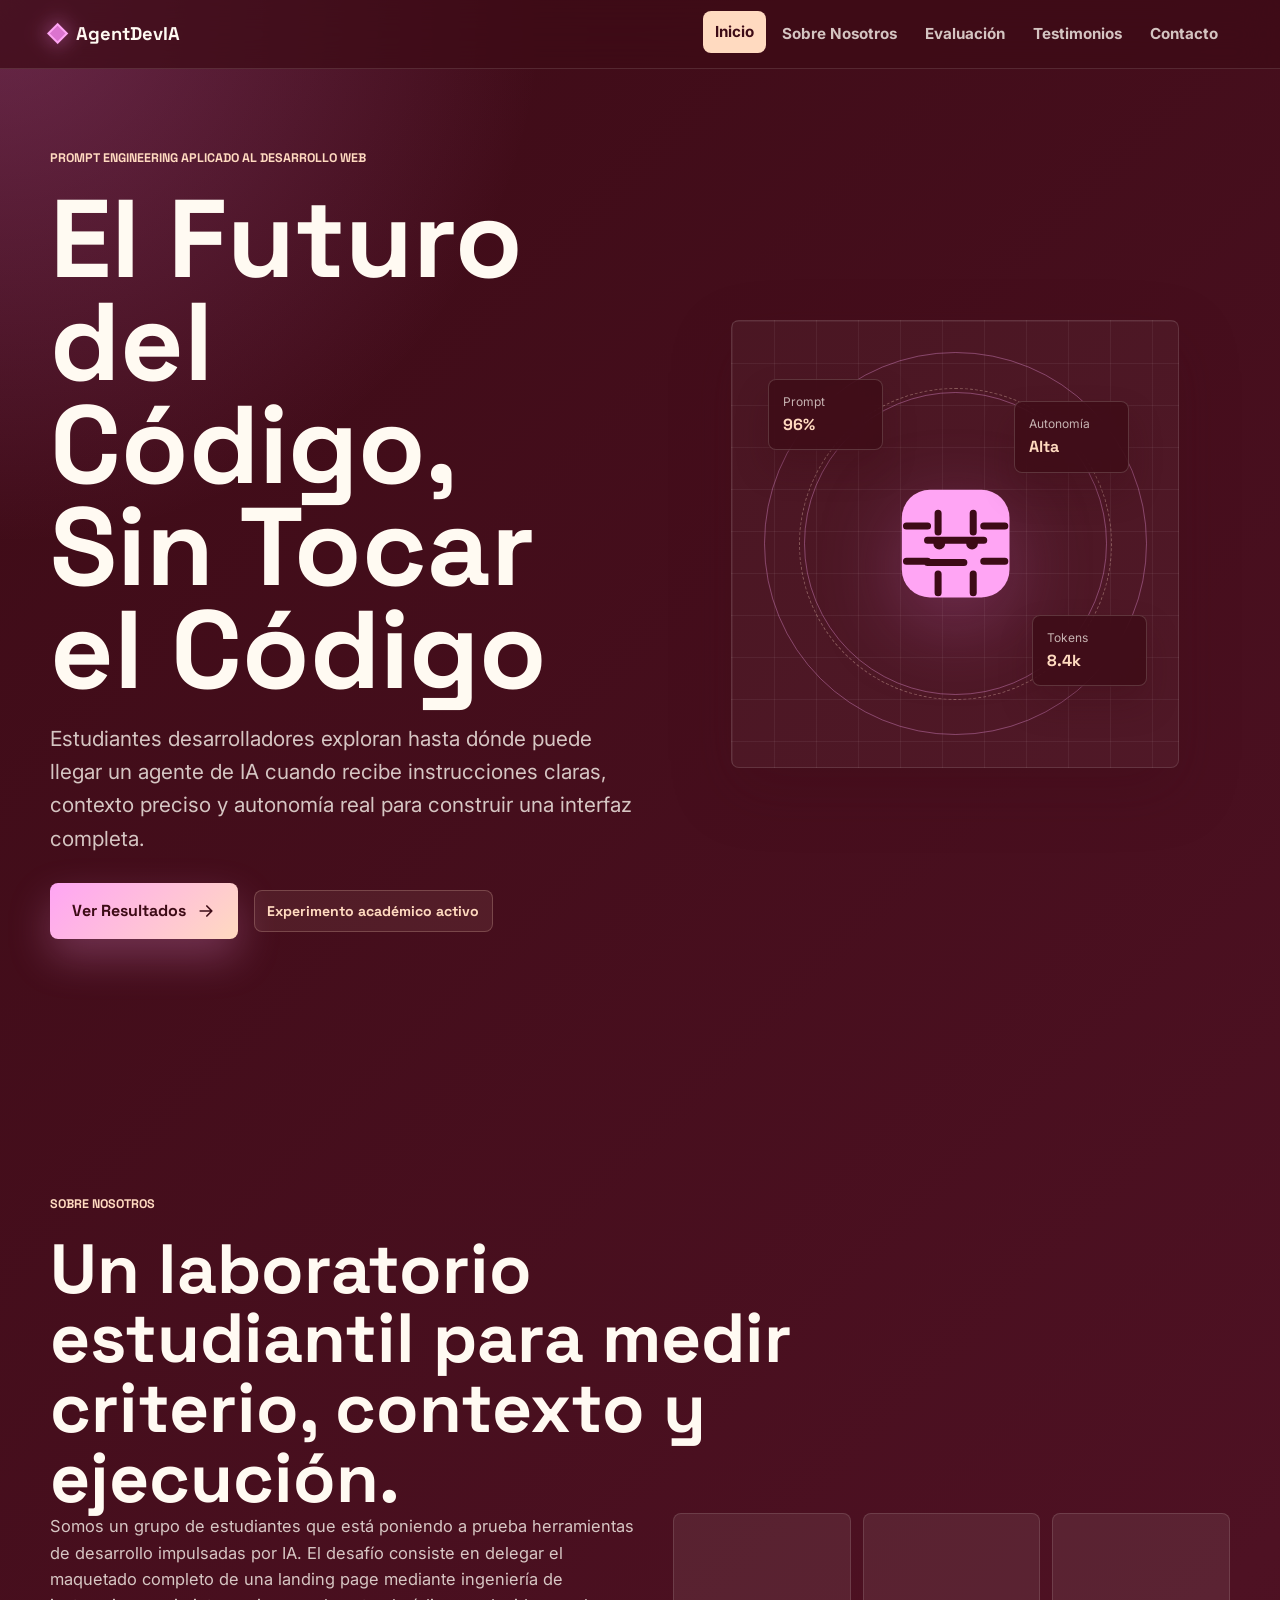
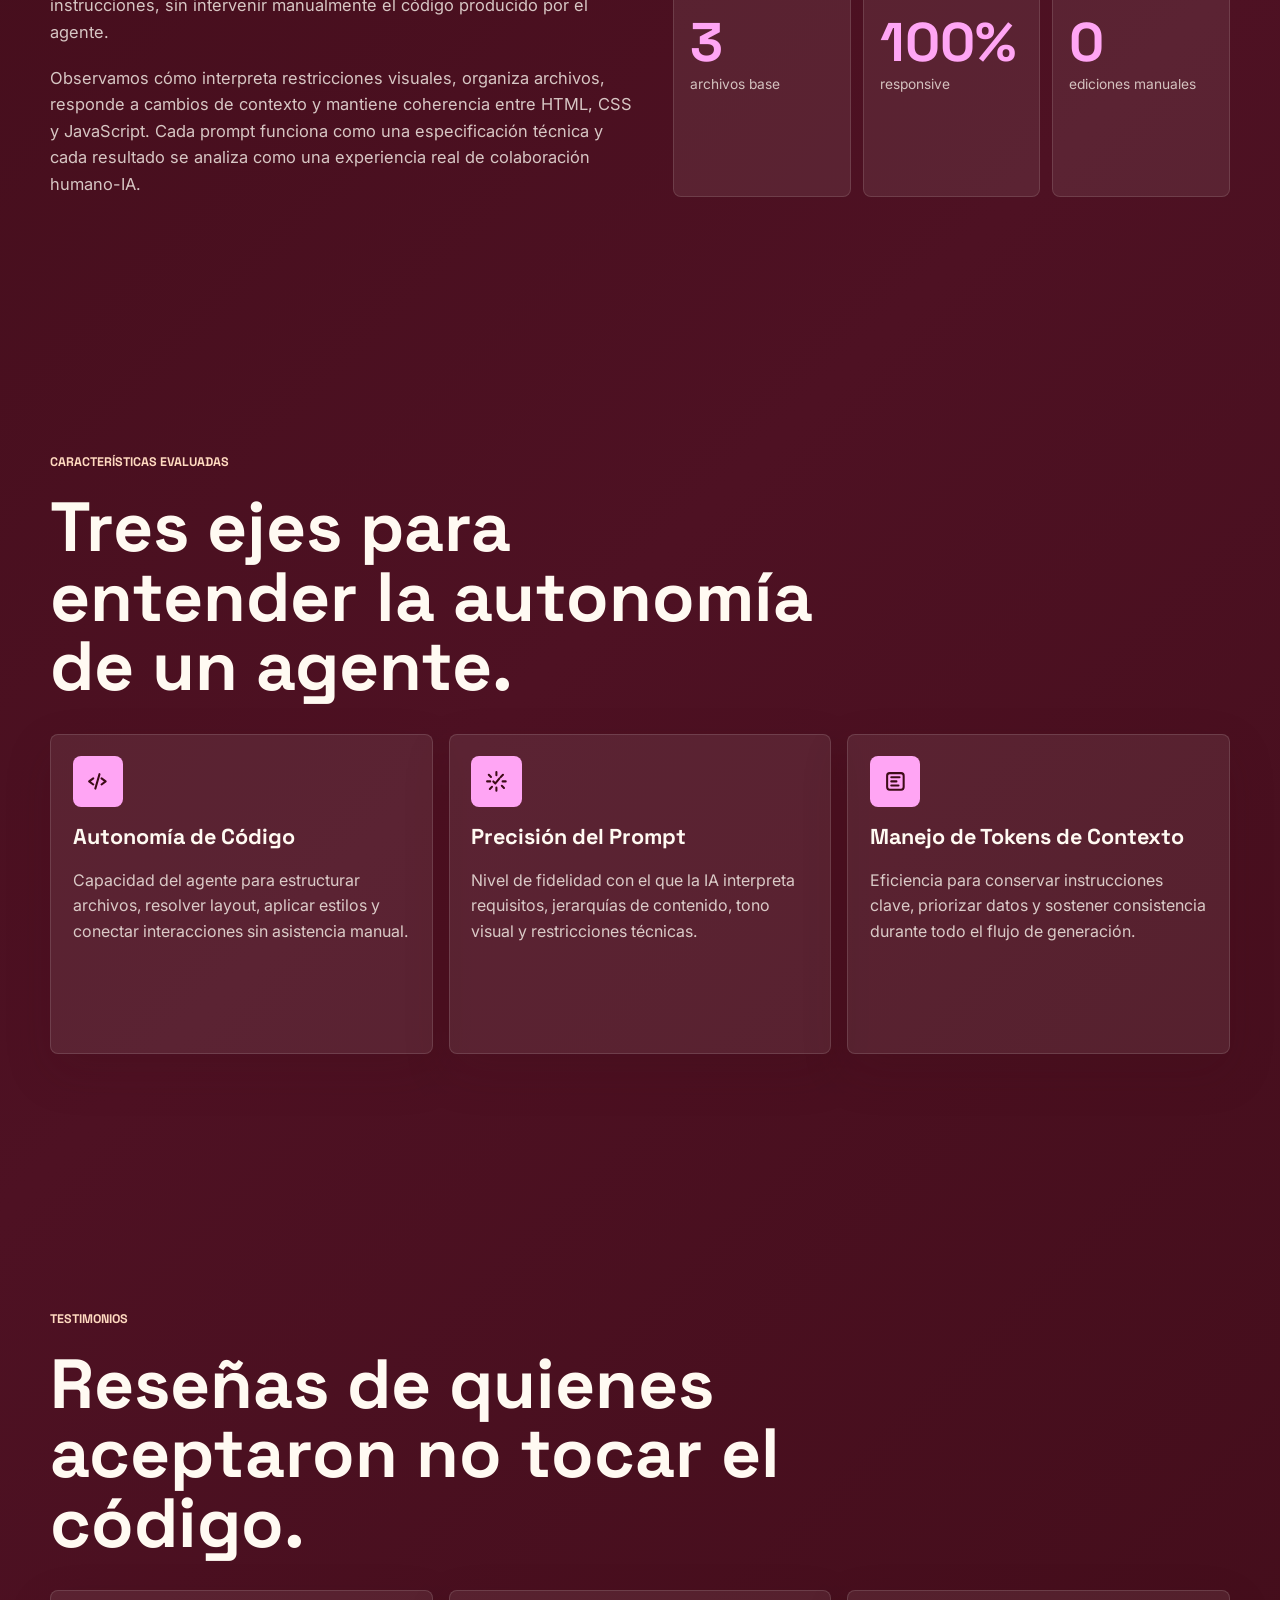
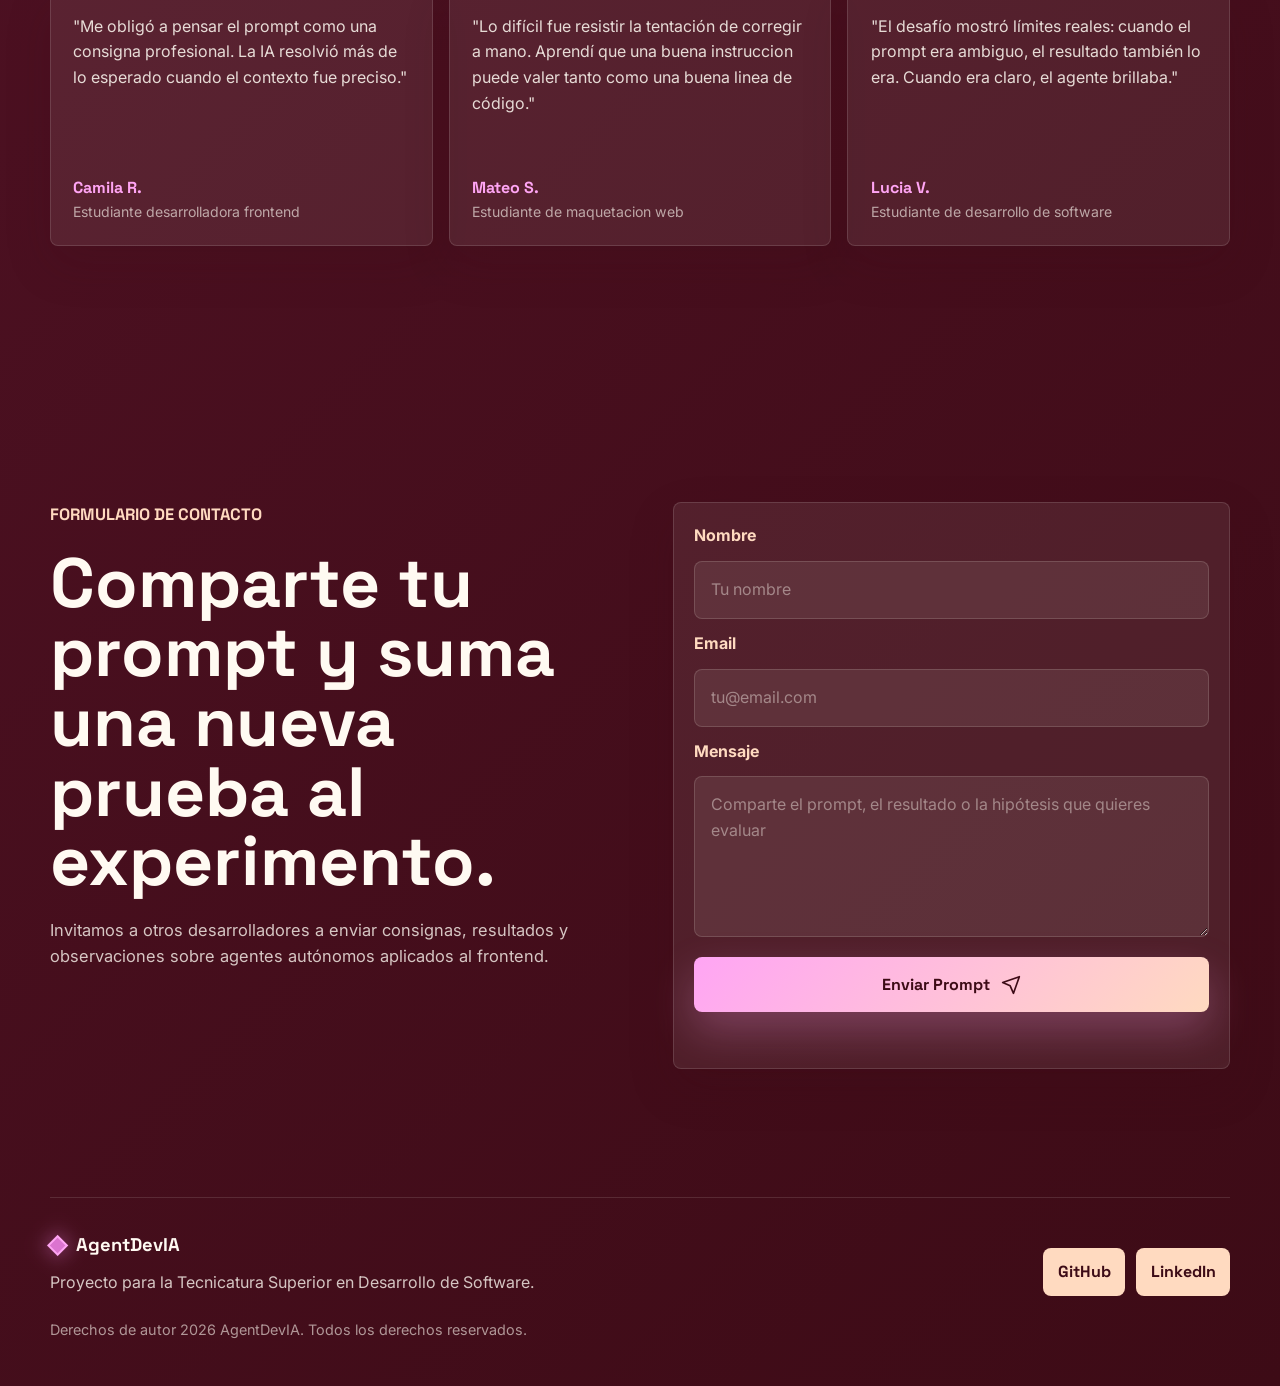
<file: agente-codex/index.html>
<!DOCTYPE html>
<html lang="es">
  <head>
    <meta charset="UTF-8" />
    <meta name="viewport" content="width=device-width, initial-scale=1.0" />
    <meta
      name="description"
      content="Landing page sobre estudiantes que evalúan la autonomía de agentes de Inteligencia Artificial mediante Prompt Engineering."
    />
    <title>AgentDevIA | Autonomía de agentes IA</title>
    <link rel="preconnect" href="https://fonts.googleapis.com" />
    <link rel="preconnect" href="https://fonts.gstatic.com" crossorigin />
    <link
      href="https://fonts.googleapis.com/css2?family=Inter:wght@400;500;600;700&family=Space+Grotesk:wght@500;600;700&display=swap"
      rel="stylesheet"
    />
    <link rel="stylesheet" href="styles.css" />
  </head>
  <body>
    <div class="progress-bar" aria-hidden="true"></div>
    <div class="cursor-glow" aria-hidden="true"></div>

    <header class="site-header" id="inicio">
      <nav class="navbar" aria-label="Navegacion principal">
        <a class="logo" href="#hero" aria-label="AgentDevIA inicio">
          <span class="logo-mark" aria-hidden="true"></span>
          AgentDevIA
        </a>

        <button
          class="menu-toggle"
          type="button"
          aria-label="Abrir menú"
          aria-controls="nav-menu"
          aria-expanded="false"
        >
          <span></span>
          <span></span>
          <span></span>
        </button>

        <ul class="nav-menu" id="nav-menu">
          <li><a href="#hero">Inicio</a></li>
          <li><a href="#sobre-nosotros">Sobre Nosotros</a></li>
          <li><a href="#caracteristicas">Evaluación</a></li>
          <li><a href="#testimonios">Testimonios</a></li>
          <li><a href="#contacto">Contacto</a></li>
        </ul>
      </nav>
    </header>

    <main>
      <section class="hero section-panel" id="hero">
        <div class="hero-content reveal">
          <p class="eyebrow">Prompt Engineering aplicado al desarrollo web</p>
          <h1>El Futuro del Código, Sin Tocar el Código</h1>
          <p class="hero-subtitle">
            Estudiantes desarrolladores exploran hasta dónde puede llegar un
            agente de IA cuando recibe instrucciones claras, contexto preciso y
            autonomía real para construir una interfaz completa.
          </p>
          <div class="hero-actions">
            <a class="btn btn-primary magnetic" href="#caracteristicas">
              Ver Resultados
              <svg
                width="20"
                height="20"
                viewBox="0 0 24 24"
                fill="none"
                aria-hidden="true"
              >
                <path
                  d="M5 12h14M13 6l6 6-6 6"
                  stroke="currentColor"
                  stroke-width="2"
                  stroke-linecap="round"
                  stroke-linejoin="round"
                />
              </svg>
            </a>
            <span class="status-pill">Experimento académico activo</span>
          </div>
        </div>

        <div class="hero-visual reveal" aria-label="Panel visual de agentes IA">
          <div class="visual-shell">
            <div class="orbit orbit-one"></div>
            <div class="orbit orbit-two"></div>
            <div class="agent-core">
              <svg viewBox="0 0 160 160" role="img" aria-labelledby="agent-title">
                <title id="agent-title">Nodo central de agente de IA</title>
                <defs>
                  <linearGradient id="core-gradient" x1="20" x2="140" y1="18" y2="142">
                    <stop stop-color="#ffa5f4" />
                    <stop offset="0.54" stop-color="#db74cf" />
                    <stop offset="1" stop-color="#ffdac0" />
                  </linearGradient>
                </defs>
                <rect
                  x="34"
                  y="34"
                  width="92"
                  height="92"
                  rx="24"
                  fill="url(#core-gradient)"
                />
                <path
                  d="M56 77h48M56 96h31M65 54v16M95 54v16M65 106v16M95 106v16M38 65h18M38 95h18M104 65h18M104 95h18"
                  stroke="#3d0b16"
                  stroke-width="6"
                  stroke-linecap="round"
                />
                <circle cx="66" cy="80" r="5" fill="#3d0b16" />
                <circle cx="94" cy="80" r="5" fill="#3d0b16" />
              </svg>
            </div>
            <div class="signal-card signal-a">
              <span>Prompt</span>
              <strong>96%</strong>
            </div>
            <div class="signal-card signal-b">
              <span>Tokens</span>
              <strong>8.4k</strong>
            </div>
            <div class="signal-card signal-c">
              <span>Autonomía</span>
              <strong>Alta</strong>
            </div>
          </div>
        </div>
      </section>

      <section class="about section-panel" id="sobre-nosotros">
        <div class="section-heading reveal">
          <p class="eyebrow">Sobre Nosotros</p>
          <h2>Un laboratorio estudiantil para medir criterio, contexto y ejecución.</h2>
        </div>
        <div class="about-grid">
          <div class="about-copy reveal">
            <p>
              Somos un grupo de estudiantes que está poniendo a prueba
              herramientas de desarrollo impulsadas por IA. El desafío consiste
              en delegar el maquetado completo de una landing page mediante
              ingeniería de instrucciones, sin intervenir manualmente el código
              producido por el agente.
            </p>
            <p>
              Observamos cómo interpreta restricciones visuales, organiza
              archivos, responde a cambios de contexto y mantiene coherencia
              entre HTML, CSS y JavaScript. Cada prompt funciona como una
              especificación técnica y cada resultado se analiza como una
              experiencia real de colaboración humano-IA.
            </p>
          </div>
          <div class="metric-board reveal" aria-label="Indicadores del proyecto">
            <div class="metric">
              <strong data-count="3">0</strong>
              <span>archivos base</span>
            </div>
            <div class="metric">
              <strong data-count="100">0</strong>
              <span>responsive</span>
            </div>
            <div class="metric">
              <strong data-count="0">0</strong>
              <span>ediciones manuales</span>
            </div>
          </div>
        </div>
      </section>

      <section class="features section-panel" id="caracteristicas">
        <div class="section-heading reveal">
          <p class="eyebrow">Características Evaluadas</p>
          <h2>Tres ejes para entender la autonomía de un agente.</h2>
        </div>

        <div class="card-grid">
          <article class="feature-card reveal tilt-card">
            <div class="icon-box" aria-hidden="true">
              <svg viewBox="0 0 24 24" fill="none">
                <path
                  d="M8 9 4 12l4 3M16 9l4 3-4 3M14 5l-4 14"
                  stroke="currentColor"
                  stroke-width="2"
                  stroke-linecap="round"
                  stroke-linejoin="round"
                />
              </svg>
            </div>
            <h3>Autonomía de Código</h3>
            <p>
              Capacidad del agente para estructurar archivos, resolver layout,
              aplicar estilos y conectar interacciones sin asistencia manual.
            </p>
          </article>

          <article class="feature-card reveal tilt-card">
            <div class="icon-box" aria-hidden="true">
              <svg viewBox="0 0 24 24" fill="none">
                <path
                  d="M12 3v3M12 18v3M4.64 5.64l2.12 2.12M17.24 16.24l2.12 2.12M3 12h3M18 12h3M5.64 19.36l2.12-2.12M16.24 7.76l2.12-2.12M9 12l2 2 4-5"
                  stroke="currentColor"
                  stroke-width="2"
                  stroke-linecap="round"
                  stroke-linejoin="round"
                />
              </svg>
            </div>
            <h3>Precisión del Prompt</h3>
            <p>
              Nivel de fidelidad con el que la IA interpreta requisitos,
              jerarquías de contenido, tono visual y restricciones técnicas.
            </p>
          </article>

          <article class="feature-card reveal tilt-card">
            <div class="icon-box" aria-hidden="true">
              <svg viewBox="0 0 24 24" fill="none">
                <path
                  d="M4 6.5A2.5 2.5 0 0 1 6.5 4h11A2.5 2.5 0 0 1 20 6.5v11a2.5 2.5 0 0 1-2.5 2.5h-11A2.5 2.5 0 0 1 4 17.5v-11ZM8 8h8M8 12h5M8 16h7"
                  stroke="currentColor"
                  stroke-width="2"
                  stroke-linecap="round"
                  stroke-linejoin="round"
                />
              </svg>
            </div>
            <h3>Manejo de Tokens de Contexto</h3>
            <p>
              Eficiencia para conservar instrucciones clave, priorizar datos y
              sostener consistencia durante todo el flujo de generación.
            </p>
          </article>
        </div>
      </section>

      <section class="testimonials section-panel" id="testimonios">
        <div class="section-heading reveal">
          <p class="eyebrow">Testimonios</p>
          <h2>Reseñas de quienes aceptaron no tocar el código.</h2>
        </div>

        <div class="testimonial-grid">
          <article class="testimonial-card reveal">
            <p>
              "Me obligó a pensar el prompt como una consigna profesional. La
              IA resolvió más de lo esperado cuando el contexto fue preciso."
            </p>
            <div>
              <strong>Camila R.</strong>
              <span>Estudiante desarrolladora frontend</span>
            </div>
          </article>

          <article class="testimonial-card reveal">
            <p>
              "Lo difícil fue resistir la tentación de corregir a mano. Aprendí
              que una buena instruccion puede valer tanto como una buena linea
              de código."
            </p>
            <div>
              <strong>Mateo S.</strong>
              <span>Estudiante de maquetacion web</span>
            </div>
          </article>

          <article class="testimonial-card reveal">
            <p>
              "El desafío mostró límites reales: cuando el prompt era ambiguo,
              el resultado también lo era. Cuando era claro, el agente brillaba."
            </p>
            <div>
              <strong>Lucia V.</strong>
              <span>Estudiante de desarrollo de software</span>
            </div>
          </article>
        </div>
      </section>

      <section class="contact section-panel" id="contacto">
        <div class="contact-layout">
          <div class="section-heading reveal">
            <p class="eyebrow">Formulario de Contacto</p>
            <h2>Comparte tu prompt y suma una nueva prueba al experimento.</h2>
            <p>
              Invitamos a otros desarrolladores a enviar consignas, resultados
              y observaciones sobre agentes autónomos aplicados al frontend.
            </p>
          </div>

          <form class="contact-form reveal" aria-label="Formulario de contacto">
            <label for="name">Nombre</label>
            <input id="name" name="name" type="text" placeholder="Tu nombre" />

            <label for="email">Email</label>
            <input id="email" name="email" type="email" placeholder="tu@email.com" />

            <label for="message">Mensaje</label>
            <textarea
              id="message"
              name="message"
              rows="5"
              placeholder="Comparte el prompt, el resultado o la hipótesis que quieres evaluar"
            ></textarea>

            <button class="btn btn-primary magnetic" type="submit">
              Enviar Prompt
              <svg
                width="20"
                height="20"
                viewBox="0 0 24 24"
                fill="none"
                aria-hidden="true"
              >
                <path
                  d="m22 2-7 20-4-9-9-4 20-7Z"
                  stroke="currentColor"
                  stroke-width="2"
                  stroke-linecap="round"
                  stroke-linejoin="round"
                />
              </svg>
            </button>
            <p class="form-note" aria-live="polite"></p>
          </form>
        </div>
      </section>
    </main>

    <footer class="site-footer">
      <div>
        <a class="logo footer-logo" href="#hero">
          <span class="logo-mark" aria-hidden="true"></span>
          AgentDevIA
        </a>
        <p>
          Proyecto para la Tecnicatura Superior en Desarrollo de Software.
        </p>
      </div>
      <div class="social-links" aria-label="Redes sociales">
        <a href="#" aria-label="GitHub">GitHub</a>
        <a href="#" aria-label="LinkedIn">LinkedIn</a>
      </div>
      <p class="copyright">
        Derechos de autor 2026 AgentDevIA. Todos los derechos reservados.
      </p>
    </footer>

    <script src="app.js"></script>
  </body>
</html>
</file>
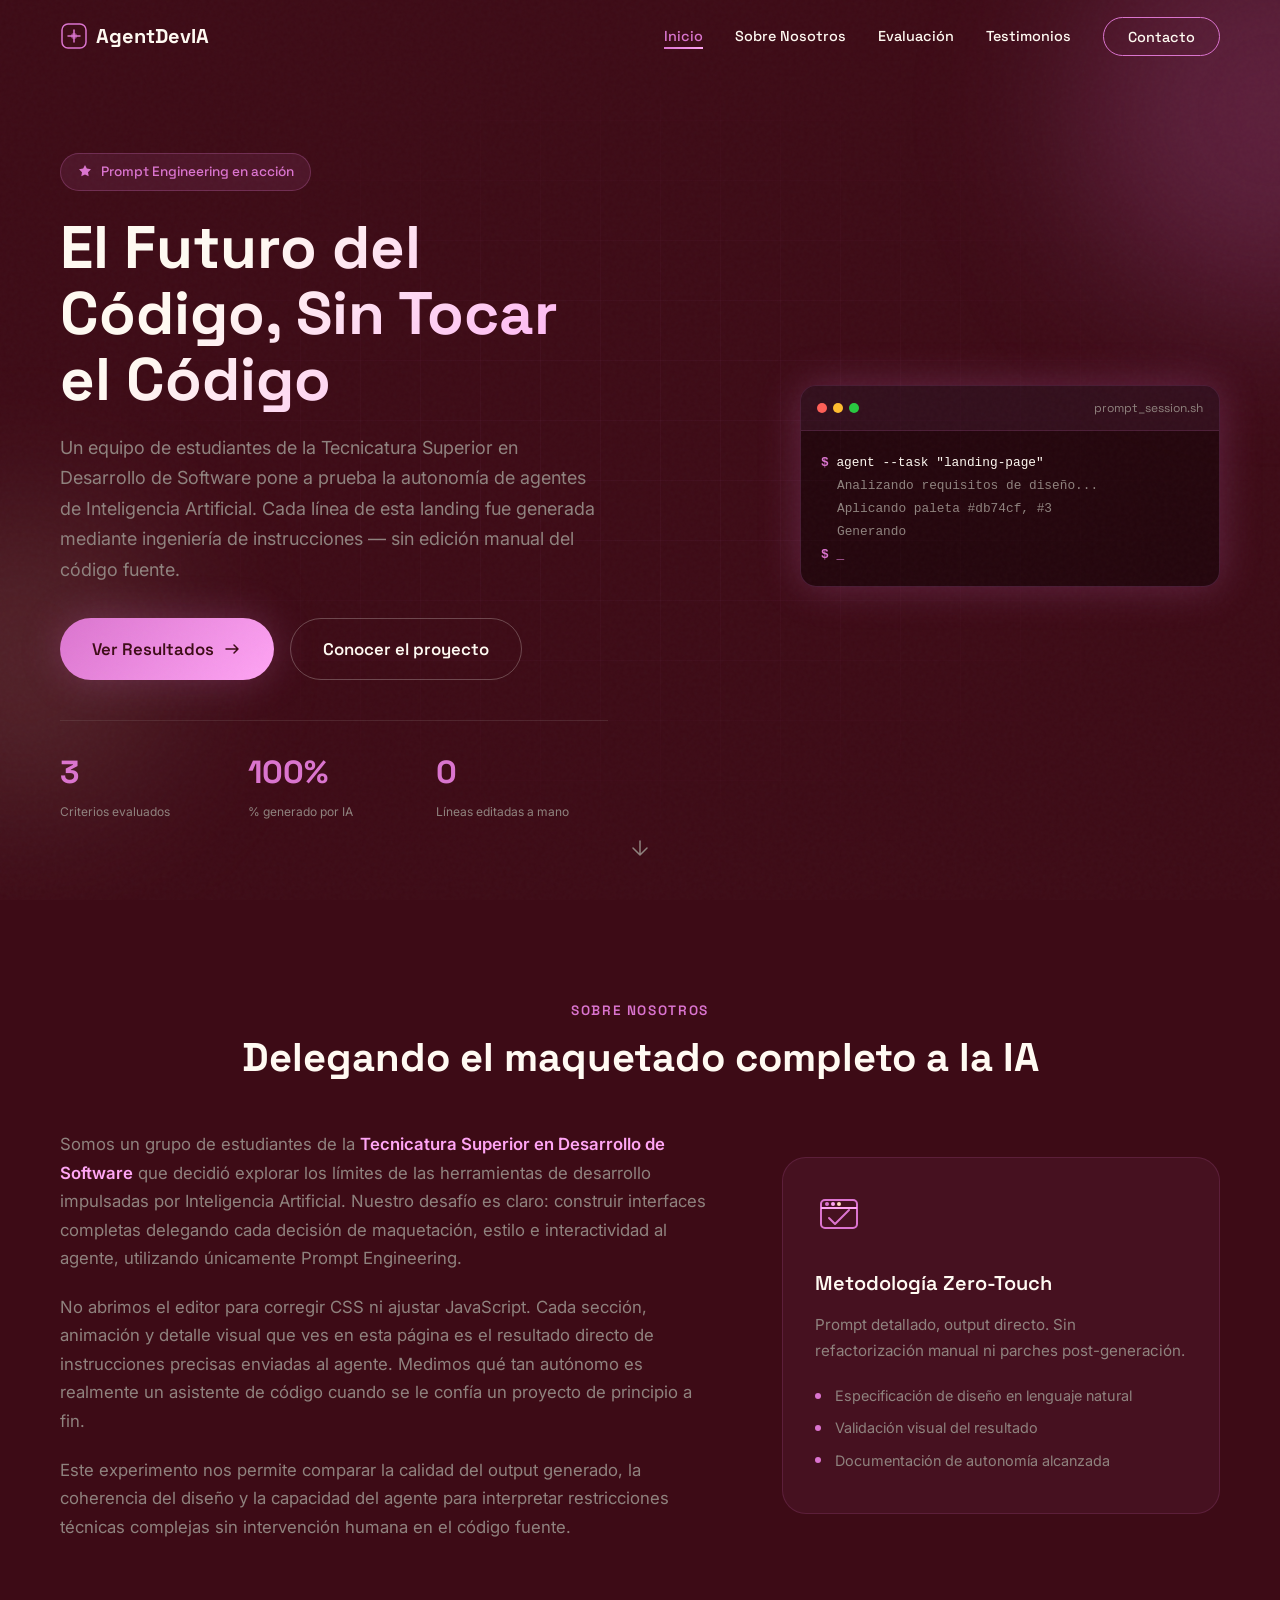
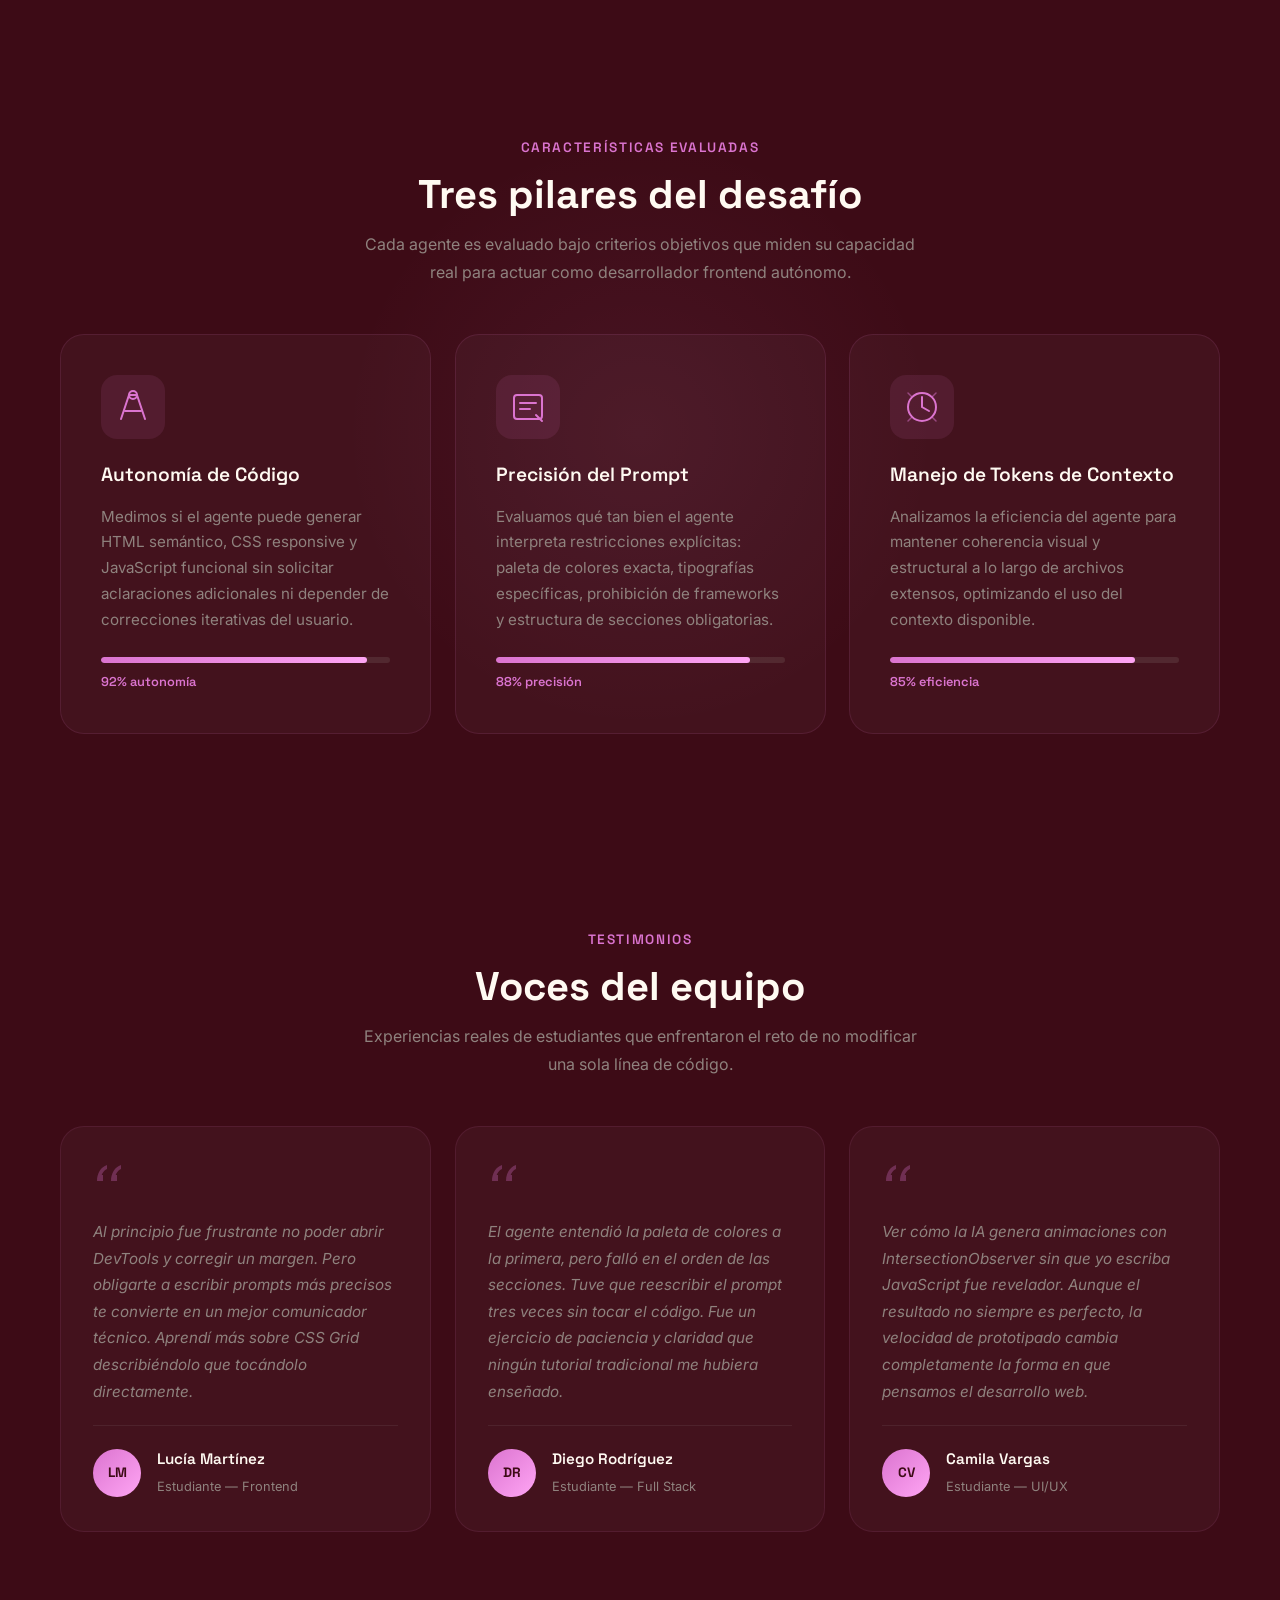
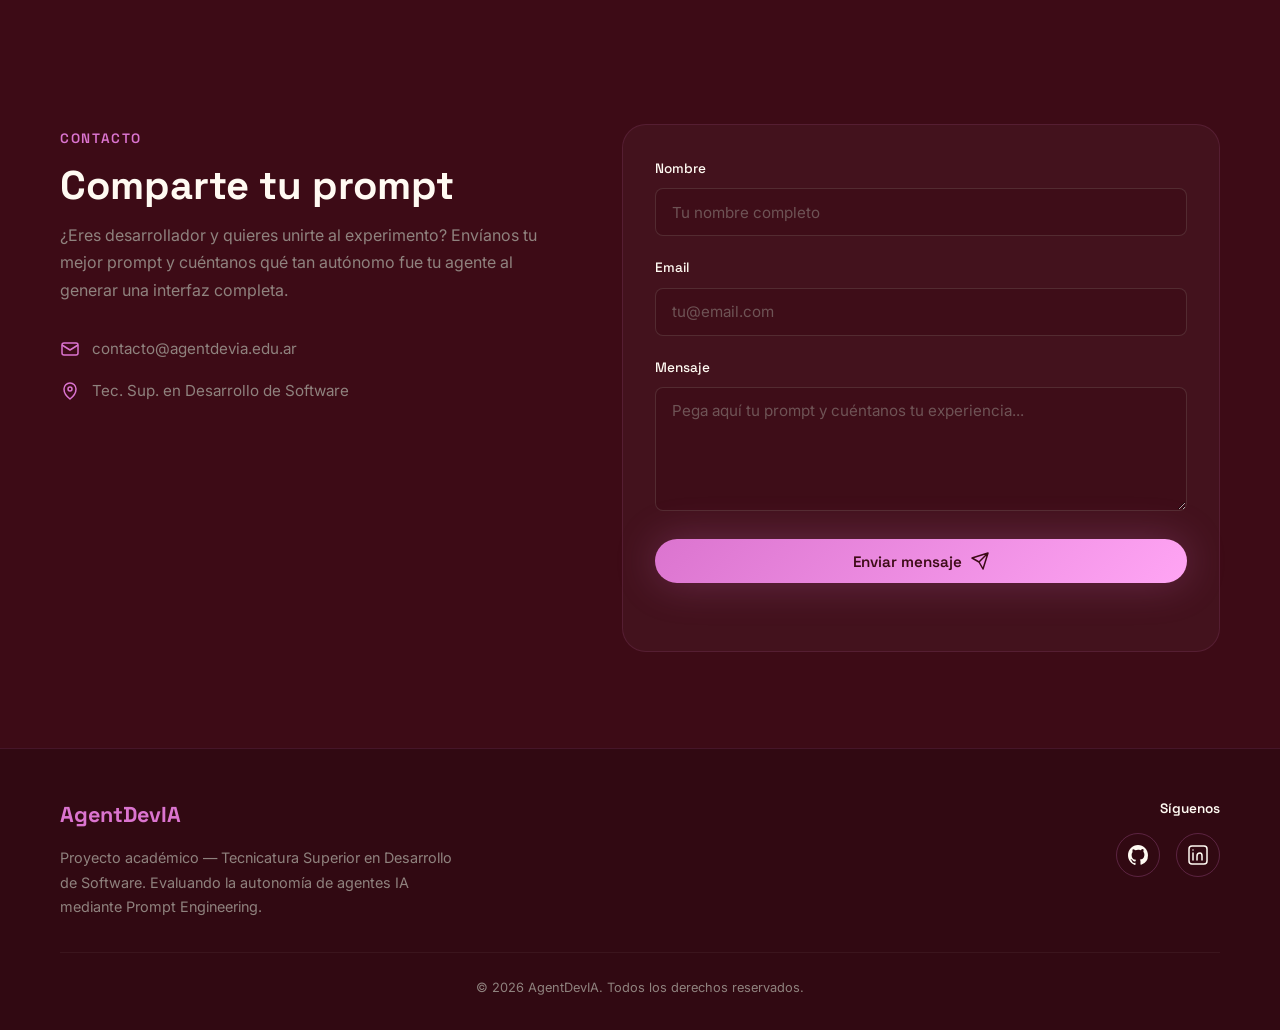
<file: agente-cursor/index.html>
<!DOCTYPE html>
<html lang="es">
<head>
  <meta charset="UTF-8">
  <meta name="viewport" content="width=device-width, initial-scale=1.0">
  <meta name="description" content="AgentDevIA — Estudiantes evaluando la autonomía de agentes de IA mediante Prompt Engineering.">
  <title>AgentDevIA | El Futuro del Código</title>
  <link rel="preconnect" href="https://fonts.googleapis.com">
  <link rel="preconnect" href="https://fonts.gstatic.com" crossorigin>
  <link href="https://fonts.googleapis.com/css2?family=Inter:wght@300;400;500;600&family=Space+Grotesk:wght@400;500;600;700&display=swap" rel="stylesheet">
  <link rel="stylesheet" href="styles.css">
</head>
<body>
  <div class="cursor-glow" aria-hidden="true"></div>
  <div class="noise-overlay" aria-hidden="true"></div>

  <header class="header" id="header">
    <div class="header__inner container">
      <a href="#hero" class="header__logo">
        <span class="header__logo-icon" aria-hidden="true">
          <svg width="28" height="28" viewBox="0 0 28 28" fill="none" xmlns="http://www.w3.org/2000/svg">
            <rect x="2" y="2" width="24" height="24" rx="6" stroke="currentColor" stroke-width="1.5"/>
            <path d="M8 14h12M14 8v12" stroke="currentColor" stroke-width="1.5" stroke-linecap="round"/>
            <circle cx="14" cy="14" r="3" fill="currentColor" opacity="0.6"/>
          </svg>
        </span>
        AgentDevIA
      </a>
      <button class="header__toggle" id="navToggle" aria-label="Abrir menú de navegación" aria-expanded="false">
        <span></span>
        <span></span>
        <span></span>
      </button>
      <nav class="header__nav" id="mainNav">
        <ul class="header__list">
          <li><a href="#hero" class="header__link">Inicio</a></li>
          <li><a href="#about" class="header__link">Sobre Nosotros</a></li>
          <li><a href="#features" class="header__link">Evaluación</a></li>
          <li><a href="#testimonials" class="header__link">Testimonios</a></li>
          <li><a href="#contact" class="header__link header__link--cta">Contacto</a></li>
        </ul>
      </nav>
    </div>
  </header>

  <main>
    <section class="hero" id="hero">
      <div class="hero__bg-shapes" aria-hidden="true">
        <div class="hero__orb hero__orb--1"></div>
        <div class="hero__orb hero__orb--2"></div>
        <div class="hero__grid-lines"></div>
      </div>
      <div class="container hero__inner">
        <div class="hero__content reveal">
          <p class="hero__badge">
            <svg width="16" height="16" viewBox="0 0 16 16" fill="none" aria-hidden="true">
              <path d="M8 1l1.8 3.6L14 5.3l-3 2.9.7 4.1L8 10.4 4.3 12.3l.7-4.1-3-2.9 4.2-.7L8 1z" fill="currentColor"/>
            </svg>
            Prompt Engineering en acción
          </p>
          <h1 class="hero__title">El Futuro del Código, Sin Tocar el Código</h1>
          <p class="hero__subtitle">
            Un equipo de estudiantes de la Tecnicatura Superior en Desarrollo de Software pone a prueba
            la autonomía de agentes de Inteligencia Artificial. Cada línea de esta landing fue generada
            mediante ingeniería de instrucciones — sin edición manual del código fuente.
          </p>
          <div class="hero__actions">
            <a href="#features" class="btn btn--primary btn--lg">
              Ver Resultados
              <svg width="20" height="20" viewBox="0 0 20 20" fill="none" aria-hidden="true">
                <path d="M4 10h12M12 6l4 4-4 4" stroke="currentColor" stroke-width="1.5" stroke-linecap="round" stroke-linejoin="round"/>
              </svg>
            </a>
            <a href="#about" class="btn btn--ghost btn--lg">Conocer el proyecto</a>
          </div>
          <div class="hero__stats">
            <div class="hero__stat">
              <span class="hero__stat-value" data-count="3">0</span>
              <span class="hero__stat-label">Criterios evaluados</span>
            </div>
            <div class="hero__stat">
              <span class="hero__stat-value" data-count="100">0</span>
              <span class="hero__stat-label">% generado por IA</span>
            </div>
            <div class="hero__stat">
              <span class="hero__stat-value" data-count="0">0</span>
              <span class="hero__stat-label">Líneas editadas a mano</span>
            </div>
          </div>
        </div>
        <div class="hero__visual reveal reveal--delay">
          <div class="terminal">
            <div class="terminal__bar">
              <span class="terminal__dot terminal__dot--red"></span>
              <span class="terminal__dot terminal__dot--yellow"></span>
              <span class="terminal__dot terminal__dot--green"></span>
              <span class="terminal__title">prompt_session.sh</span>
            </div>
            <div class="terminal__body">
              <p><span class="terminal__prompt">$</span> <span class="terminal__cmd">agent --task "landing-page"</span></p>
              <p class="terminal__output">Analizando requisitos de diseño...</p>
              <p class="terminal__output">Aplicando paleta #db74cf, #3d0b16...</p>
              <p class="terminal__output">Generando HTML, CSS y JavaScript...</p>
              <p class="terminal__success">Deploy listo. Autonomía: 94%</p>
              <p><span class="terminal__prompt">$</span> <span class="terminal__cursor">_</span></p>
            </div>
          </div>
        </div>
      </div>
      <a href="#about" class="hero__scroll" aria-label="Desplazarse hacia abajo">
        <svg width="24" height="24" viewBox="0 0 24 24" fill="none" aria-hidden="true">
          <path d="M12 5v14M5 12l7 7 7-7" stroke="currentColor" stroke-width="1.5" stroke-linecap="round" stroke-linejoin="round"/>
        </svg>
      </a>
    </section>

    <section class="about section" id="about">
      <div class="container">
        <div class="section__header reveal">
          <span class="section__tag">Sobre Nosotros</span>
          <h2 class="section__title">Delegando el maquetado completo a la IA</h2>
        </div>
        <div class="about__grid">
          <div class="about__text reveal">
            <p>
              Somos un grupo de estudiantes de la <strong>Tecnicatura Superior en Desarrollo de Software</strong>
              que decidió explorar los límites de las herramientas de desarrollo impulsadas por Inteligencia Artificial.
              Nuestro desafío es claro: construir interfaces completas delegando cada decisión de maquetación,
              estilo e interactividad al agente, utilizando únicamente Prompt Engineering.
            </p>
            <p>
              No abrimos el editor para corregir CSS ni ajustar JavaScript. Cada sección, animación y detalle visual
              que ves en esta página es el resultado directo de instrucciones precisas enviadas al agente.
              Medimos qué tan autónomo es realmente un asistente de código cuando se le confía un proyecto de principio a fin.
            </p>
            <p>
              Este experimento nos permite comparar la calidad del output generado, la coherencia del diseño
              y la capacidad del agente para interpretar restricciones técnicas complejas sin intervención humana
              en el código fuente.
            </p>
          </div>
          <div class="about__visual reveal reveal--delay">
            <div class="about__card">
              <div class="about__card-icon">
                <svg width="48" height="48" viewBox="0 0 48 48" fill="none" aria-hidden="true">
                  <rect x="6" y="10" width="36" height="28" rx="4" stroke="#db74cf" stroke-width="2"/>
                  <path d="M6 18h36" stroke="#ffa5f4" stroke-width="2"/>
                  <circle cx="12" cy="14" r="2" fill="#db74cf"/>
                  <circle cx="18" cy="14" r="2" fill="#ffa5f4"/>
                  <circle cx="24" cy="14" r="2" fill="#ffdac0"/>
                  <path d="M14 28l6 6 14-14" stroke="#db74cf" stroke-width="2" stroke-linecap="round" stroke-linejoin="round"/>
                </svg>
              </div>
              <h3 class="about__card-title">Metodología Zero-Touch</h3>
              <p class="about__card-text">
                Prompt detallado, output directo. Sin refactorización manual ni parches post-generación.
              </p>
              <ul class="about__card-list">
                <li>Especificación de diseño en lenguaje natural</li>
                <li>Validación visual del resultado</li>
                <li>Documentación de autonomía alcanzada</li>
              </ul>
            </div>
          </div>
        </div>
      </div>
    </section>

    <section class="features section" id="features">
      <div class="container">
        <div class="section__header reveal">
          <span class="section__tag">Características Evaluadas</span>
          <h2 class="section__title">Tres pilares del desafío</h2>
          <p class="section__desc">
            Cada agente es evaluado bajo criterios objetivos que miden su capacidad real
            para actuar como desarrollador frontend autónomo.
          </p>
        </div>
        <div class="features__grid">
          <article class="feature-card reveal" data-tilt>
            <div class="feature-card__glow"></div>
            <div class="feature-card__icon">
              <svg width="40" height="40" viewBox="0 0 40 40" fill="none" aria-hidden="true">
                <path d="M8 32l8-24h8l8 24" stroke="currentColor" stroke-width="2" stroke-linecap="round" stroke-linejoin="round"/>
                <path d="M12 24h16" stroke="currentColor" stroke-width="2" stroke-linecap="round"/>
                <circle cx="20" cy="8" r="4" stroke="currentColor" stroke-width="2"/>
              </svg>
            </div>
            <h3 class="feature-card__title">Autonomía de Código</h3>
            <p class="feature-card__text">
              Medimos si el agente puede generar HTML semántico, CSS responsive y JavaScript funcional
              sin solicitar aclaraciones adicionales ni depender de correcciones iterativas del usuario.
            </p>
            <div class="feature-card__meter">
              <div class="feature-card__meter-bar" data-progress="92"></div>
              <span class="feature-card__meter-label">92% autonomía</span>
            </div>
          </article>

          <article class="feature-card reveal reveal--delay" data-tilt>
            <div class="feature-card__glow"></div>
            <div class="feature-card__icon">
              <svg width="40" height="40" viewBox="0 0 40 40" fill="none" aria-hidden="true">
                <rect x="6" y="8" width="28" height="24" rx="3" stroke="currentColor" stroke-width="2"/>
                <path d="M12 16h16M12 22h10" stroke="currentColor" stroke-width="2" stroke-linecap="round"/>
                <path d="M28 28l6 6" stroke="currentColor" stroke-width="2" stroke-linecap="round"/>
              </svg>
            </div>
            <h3 class="feature-card__title">Precisión del Prompt</h3>
            <p class="feature-card__text">
              Evaluamos qué tan bien el agente interpreta restricciones explícitas: paleta de colores exacta,
              tipografías específicas, prohibición de frameworks y estructura de secciones obligatorias.
            </p>
            <div class="feature-card__meter">
              <div class="feature-card__meter-bar" data-progress="88"></div>
              <span class="feature-card__meter-label">88% precisión</span>
            </div>
          </article>

          <article class="feature-card reveal reveal--delay-2" data-tilt>
            <div class="feature-card__glow"></div>
            <div class="feature-card__icon">
              <svg width="40" height="40" viewBox="0 0 40 40" fill="none" aria-hidden="true">
                <circle cx="20" cy="20" r="14" stroke="currentColor" stroke-width="2"/>
                <path d="M20 10v10l7 4" stroke="currentColor" stroke-width="2" stroke-linecap="round"/>
                <path d="M6 6l4 4M34 6l-4 4M6 34l4-4M34 34l-4-4" stroke="currentColor" stroke-width="1.5" stroke-linecap="round" opacity="0.5"/>
              </svg>
            </div>
            <h3 class="feature-card__title">Manejo de Tokens de Contexto</h3>
            <p class="feature-card__text">
              Analizamos la eficiencia del agente para mantener coherencia visual y estructural
              a lo largo de archivos extensos, optimizando el uso del contexto disponible.
            </p>
            <div class="feature-card__meter">
              <div class="feature-card__meter-bar" data-progress="85"></div>
              <span class="feature-card__meter-label">85% eficiencia</span>
            </div>
          </article>
        </div>
      </div>
    </section>

    <section class="testimonials section" id="testimonials">
      <div class="container">
        <div class="section__header reveal">
          <span class="section__tag">Testimonios</span>
          <h2 class="section__title">Voces del equipo</h2>
          <p class="section__desc">
            Experiencias reales de estudiantes que enfrentaron el reto de no modificar una sola línea de código.
          </p>
        </div>
        <div class="testimonials__grid">
          <blockquote class="testimonial-card reveal">
            <div class="testimonial-card__quote" aria-hidden="true">
              <svg width="32" height="32" viewBox="0 0 32 32" fill="none">
                <path d="M8 20c0-4 2-8 6-10V6C8 8 4 14 4 22h6v-6H8zm14 0c0-4 2-8 6-10V6c-6 2-10 8-10 16h6v-6h-2z" fill="currentColor" opacity="0.3"/>
              </svg>
            </div>
            <p class="testimonial-card__text">
              Al principio fue frustrante no poder abrir DevTools y corregir un margen. Pero obligarte a escribir
              prompts más precisos te convierte en un mejor comunicador técnico. Aprendí más sobre CSS Grid
              describiéndolo que tocándolo directamente.
            </p>
            <footer class="testimonial-card__author">
              <div class="testimonial-card__avatar" aria-hidden="true">LM</div>
              <div>
                <cite class="testimonial-card__name">Lucía Martínez</cite>
                <span class="testimonial-card__role">Estudiante — Frontend</span>
              </div>
            </footer>
          </blockquote>

          <blockquote class="testimonial-card reveal reveal--delay">
            <div class="testimonial-card__quote" aria-hidden="true">
              <svg width="32" height="32" viewBox="0 0 32 32" fill="none">
                <path d="M8 20c0-4 2-8 6-10V6C8 8 4 14 4 22h6v-6H8zm14 0c0-4 2-8 6-10V6c-6 2-10 8-10 16h6v-6h-2z" fill="currentColor" opacity="0.3"/>
              </svg>
            </div>
            <p class="testimonial-card__text">
              El agente entendió la paleta de colores a la primera, pero falló en el orden de las secciones.
              Tuve que reescribir el prompt tres veces sin tocar el código. Fue un ejercicio de paciencia
              y claridad que ningún tutorial tradicional me hubiera enseñado.
            </p>
            <footer class="testimonial-card__author">
              <div class="testimonial-card__avatar" aria-hidden="true">DR</div>
              <div>
                <cite class="testimonial-card__name">Diego Rodríguez</cite>
                <span class="testimonial-card__role">Estudiante — Full Stack</span>
              </div>
            </footer>
          </blockquote>

          <blockquote class="testimonial-card reveal reveal--delay-2">
            <div class="testimonial-card__quote" aria-hidden="true">
              <svg width="32" height="32" viewBox="0 0 32 32" fill="none">
                <path d="M8 20c0-4 2-8 6-10V6C8 8 4 14 4 22h6v-6H8zm14 0c0-4 2-8 6-10V6c-6 2-10 8-10 16h6v-6h-2z" fill="currentColor" opacity="0.3"/>
              </svg>
            </div>
            <p class="testimonial-card__text">
              Ver cómo la IA genera animaciones con IntersectionObserver sin que yo escriba JavaScript
              fue revelador. Aunque el resultado no siempre es perfecto, la velocidad de prototipado
              cambia completamente la forma en que pensamos el desarrollo web.
            </p>
            <footer class="testimonial-card__author">
              <div class="testimonial-card__avatar" aria-hidden="true">CV</div>
              <div>
                <cite class="testimonial-card__name">Camila Vargas</cite>
                <span class="testimonial-card__role">Estudiante — UI/UX</span>
              </div>
            </footer>
          </blockquote>
        </div>
      </div>
    </section>

    <section class="contact section" id="contact">
      <div class="container">
        <div class="contact__wrapper">
          <div class="contact__info reveal">
            <span class="section__tag">Contacto</span>
            <h2 class="section__title">Comparte tu prompt</h2>
            <p class="contact__desc">
              ¿Eres desarrollador y quieres unirte al experimento? Envíanos tu mejor prompt
              y cuéntanos qué tan autónomo fue tu agente al generar una interfaz completa.
            </p>
            <ul class="contact__details">
              <li>
                <svg width="20" height="20" viewBox="0 0 20 20" fill="none" aria-hidden="true">
                  <rect x="2" y="4" width="16" height="12" rx="2" stroke="currentColor" stroke-width="1.5"/>
                  <path d="M2 6l8 5 8-5" stroke="currentColor" stroke-width="1.5"/>
                </svg>
                contacto@agentdevia.edu.ar
              </li>
              <li>
                <svg width="20" height="20" viewBox="0 0 20 20" fill="none" aria-hidden="true">
                  <path d="M10 18s6-4.5 6-10a6 6 0 10-12 0c0 5.5 6 10 6 10z" stroke="currentColor" stroke-width="1.5"/>
                  <circle cx="10" cy="8" r="2" stroke="currentColor" stroke-width="1.5"/>
                </svg>
                Tec. Sup. en Desarrollo de Software
              </li>
            </ul>
          </div>
          <form class="contact__form reveal reveal--delay" id="contactForm" novalidate>
            <div class="form-group">
              <label for="name" class="form-label">Nombre</label>
              <input type="text" id="name" name="name" class="form-input" placeholder="Tu nombre completo" required autocomplete="name">
            </div>
            <div class="form-group">
              <label for="email" class="form-label">Email</label>
              <input type="email" id="email" name="email" class="form-input" placeholder="tu@email.com" required autocomplete="email">
            </div>
            <div class="form-group">
              <label for="message" class="form-label">Mensaje</label>
              <textarea id="message" name="message" class="form-input form-textarea" rows="5" placeholder="Pega aquí tu prompt y cuéntanos tu experiencia..." required></textarea>
            </div>
            <button type="submit" class="btn btn--primary btn--full">
              Enviar mensaje
              <svg width="20" height="20" viewBox="0 0 20 20" fill="none" aria-hidden="true">
                <path d="M18 2L9 11M18 2l-5 16-4-7-7-4 16-5z" stroke="currentColor" stroke-width="1.5" stroke-linecap="round" stroke-linejoin="round"/>
              </svg>
            </button>
            <p class="form-feedback" id="formFeedback" role="status" aria-live="polite"></p>
          </form>
        </div>
      </div>
    </section>
  </main>

  <footer class="footer" id="footer">
    <div class="container footer__inner">
      <div class="footer__brand">
        <a href="#hero" class="footer__logo">AgentDevIA</a>
        <p class="footer__copy">
          Proyecto académico — Tecnicatura Superior en Desarrollo de Software.
          Evaluando la autonomía de agentes IA mediante Prompt Engineering.
        </p>
      </div>
      <div class="footer__social">
        <span class="footer__social-label">Síguenos</span>
        <ul class="footer__social-list">
          <li>
            <a href="https://github.com" class="footer__social-link" target="_blank" rel="noopener noreferrer" aria-label="GitHub">
              <svg width="22" height="22" viewBox="0 0 22 22" fill="none" aria-hidden="true">
                <path d="M11 1C5.48 1 1 5.58 1 11.27c0 4.52 2.87 8.35 6.84 9.7.5.1.68-.22.68-.48 0-.24-.01-.87-.01-1.7-2.78.62-3.37-1.36-3.37-1.36-.45-1.18-1.1-1.5-1.1-1.5-.9-.64.07-.63.07-.63 1 .07 1.53 1.05 1.53 1.05.89 1.56 2.34 1.11 2.91.85.09-.67.35-1.11.63-1.37-2.22-.26-4.56-1.14-4.56-5.07 0-1.12.39-2.03 1.03-2.75-.1-.26-.45-1.3.1-2.7 0 0 .84-.28 2.75 1.05A9.2 9.2 0 0111 5.8c.85 0 1.71.12 2.51.35 1.91-1.33 2.75-1.05 2.75-1.05.55 1.4.2 2.44.1 2.7.64.72 1.03 1.63 1.03 2.75 0 3.94-2.34 4.81-4.57 5.07.36.32.68.94.68 1.9 0 1.37-.01 2.47-.01 2.8 0 .27.18.59.69.48A10.01 10.01 0 0021 11.27C21 5.58 16.52 1 11 1z" fill="currentColor"/>
              </svg>
            </a>
          </li>
          <li>
            <a href="https://linkedin.com" class="footer__social-link" target="_blank" rel="noopener noreferrer" aria-label="LinkedIn">
              <svg width="22" height="22" viewBox="0 0 22 22" fill="none" aria-hidden="true">
                <rect x="2" y="2" width="18" height="18" rx="3" stroke="currentColor" stroke-width="1.5"/>
                <path d="M6 9v7M6 6v.01" stroke="currentColor" stroke-width="1.5" stroke-linecap="round"/>
                <path d="M10 16v-4c0-1.5 1-3 3-3s2 1.5 2 3v4" stroke="currentColor" stroke-width="1.5" stroke-linecap="round"/>
              </svg>
            </a>
          </li>
        </ul>
      </div>
      <p class="footer__copyright">
        &copy; 2026 AgentDevIA. Todos los derechos reservados.
      </p>
    </div>
  </footer>

  <script src="app.js"></script>
</body>
</html>
</file>
<file: styles.css>
:root {
    --color-principal: #db74cf;
    --color-secundario: #ffa5f4;
    --color-complementario: #ffdac0;
    --color-fondo-oscuro: #3d0b16;
    --color-texto-parrafo: #4a3338; 
    --color-claro: #fffaf2;
}

* {
    margin: 0;
    padding: 0;
    box-sizing: border-box;
}

body {
    font-family: 'Inter', sans-serif;
    background-color: var(--color-claro);
    color: var(--color-texto-parrafo);
    min-height: 100vh;
    display: flex;
    justify-content: center;
    align-items: center;
    padding: 3rem 2rem;
    background-image: radial-gradient(circle at 50% 0%, #ffffff 0%, var(--color-claro) 100%);
}

h1, h2, h3 {
    font-family: 'Space Grotesk', sans-serif;
    color: var(--color-fondo-oscuro);
}

.container {
    max-width: 1100px;
    width: 100%;
    display: flex;
    flex-direction: column;
    gap: 4rem;
}

.header {
    text-align: center;
    display: flex;
    flex-direction: column;
    gap: 1rem;
}

.header h1 {
    font-size: 3.5rem;
    letter-spacing: -1.5px;
    text-shadow: 2px 2px 0px rgba(219, 116, 207, 0.1);
}

.subtitle {
    font-size: 1.3rem;
    color: var(--color-principal);
    font-weight: 600;
}

.student-info {
    display: flex;
    flex-direction: column;
    gap: 0.5rem;
    color: var(--color-texto-parrafo);
    font-size: 1rem;
    margin-top: 1.5rem;
    padding-top: 2rem;
    border-top: 2px dashed rgba(219, 116, 207, 0.3);
    font-weight: 500;
}

.links-grid {
    display: grid;
    grid-template-columns: repeat(auto-fit, minmax(260px, 1fr));
    gap: 2rem;
}

.card {
    background: #ffffff;
    border: 1px solid rgba(219, 116, 207, 0.15);
    border-radius: 24px; 
    padding: 2.5rem 2rem;
    text-decoration: none; 
    display: flex;
    flex-direction: column;
    gap: 1.2rem;
    transition: all 0.4s cubic-bezier(0.175, 0.885, 0.32, 1.275);
    box-shadow: 0 15px 35px rgba(61, 11, 22, 0.04), 0 5px 15px rgba(0,0,0,0.02);
    position: relative;
    overflow: hidden;
}

.card p {
    color: var(--color-texto-parrafo) !important; 
    line-height: 1.7;
    font-size: 1rem;
    font-weight: 400;
}

.card h2 {
    color: var(--color-fondo-oscuro) !important;
    font-size: 1.5rem;
}

.card::before {
    content: '';
    position: absolute;
    top: 0;
    left: 0;
    width: 100%;
    height: 6px;
    background: linear-gradient(90deg, var(--color-principal), var(--color-complementario));
    opacity: 0;
    transition: opacity 0.3s ease;
}

.card-icon {
    color: var(--color-principal);
    margin-bottom: 0.5rem;
    display: inline-block; 
    transition: transform 0.3s ease;
}

.card:hover {
    transform: translateY(-12px);
    box-shadow: 0 25px 50px rgba(219, 116, 207, 0.15), 0 10px 20px rgba(61, 11, 22, 0.08);
    border-color: rgba(219, 116, 207, 0.4);
}

.card:hover::before {
    opacity: 1;
}

.card:hover .card-icon {
    transform: translateY(-5px);
}

.card-prompt {
    grid-column: 1 / -1;
    background: linear-gradient(145deg, #ffffff 0%, #fff0f9 100%);
    border: 2px solid rgba(219, 116, 207, 0.3);
    box-shadow: 0 20px 40px rgba(219, 116, 207, 0.08);
}

.card-extra {
    background: rgba(255, 255, 255, 0.5);
    border: 2px dashed rgba(143, 130, 126, 0.4);
    box-shadow: none;
}

.card-extra:hover {
    border-style: solid;
    background: #ffffff;
}

.btn {
    display: inline-block;
    padding: 1rem 2rem;
    background-color: transparent;
    color: var(--color-fondo-oscuro);
    border: 2px solid var(--color-fondo-oscuro);
    border-radius: 12px;
    text-align: center;
    font-weight: 700;
    font-family: 'Space Grotesk', sans-serif;
    transition: all 0.3s ease;
    margin-top: auto;
    text-transform: uppercase;
    letter-spacing: 0.5px;
    font-size: 0.9rem;
}

.card:hover .btn {
    background-color: var(--color-fondo-oscuro);
    color: var(--color-claro);
    box-shadow: 0 8px 20px rgba(61, 11, 22, 0.2);
}

.card-prompt .btn {
    background-color: var(--color-fondo-oscuro);
    color: var(--color-claro);
}

.card-prompt:hover .btn {
    background-color: var(--color-principal);
    border-color: var(--color-principal);
    color: #ffffff;
    box-shadow: 0 10px 25px rgba(219, 116, 207, 0.4);
}

/*  ESTILOS DE LA VENTANA EMERGENTE (MODAL) */
.modal {
    display: none; 
    position: fixed;
    z-index: 1000;
    left: 0;
    top: 0;
    width: 100%;
    height: 100%;
    background-color: rgba(61, 11, 22, 0.7);
    backdrop-filter: blur(5px);
    opacity: 0;
    transition: opacity 0.3s ease;
}

.modal.activo {
    display: flex;
    justify-content: center;
    align-items: center;
    opacity: 1;
}

.modal-content {
    background-color: #ffffff;
    padding: 3rem;
    border-radius: 24px;
    width: 90%;
    max-width: 800px;
    max-height: 85vh;
    overflow-y: auto;
    position: relative;
    box-shadow: 0 30px 60px rgba(0,0,0,0.2);
    border: 2px solid rgba(219, 116, 207, 0.3);
}

.close-btn {
    position: absolute;
    top: 1.5rem;
    right: 2rem;
    font-size: 2.5rem;
    color: var(--color-principal);
    cursor: pointer;
    transition: color 0.3s ease;
    line-height: 1;
}

.close-btn:hover {
    color: var(--color-fondo-oscuro);
}

.modal-title {
    color: var(--color-principal);
    margin-bottom: 1.5rem;
    font-size: 2rem;
    padding-right: 2rem; 
}

.prompt-container {
    background-color: var(--color-claro);
    border: 1px solid rgba(143, 130, 126, 0.2);
    border-radius: 12px;
    padding: 2rem;
    overflow-x: auto;
}

.prompt-container pre {
    font-family: monospace;
    color: var(--color-texto-parrafo);
    white-space: pre-wrap; 
    font-size: 0.95rem;
    line-height: 1.6;
}

@media (max-width: 768px) {
    .header h1 { font-size: 2.5rem; }
    .container { gap: 2rem; }
    .card { padding: 2rem 1.5rem; }
    .modal-content { padding: 2rem 1.5rem; }
}
</file>
<file: agente-antigravity/styles.css>
/* ============================================================
   AgentDevIA — styles.css
   Tecnicatura Superior en Desarrollo de Software
   Autor: Generado por Agente IA (AgentDevIA)
   ============================================================ */

/* ──────────────────────────────────────────────────────────
   0. Google Fonts Import
   ────────────────────────────────────────────────────────── */
@import url('https://fonts.googleapis.com/css2?family=Space+Grotesk:wght@300;400;500;600;700&family=Inter:wght@300;400;500;600&display=swap');

/* ──────────────────────────────────────────────────────────
   1. Design Tokens (Custom Properties)
   ────────────────────────────────────────────────────────── */
:root {
  --color-primary:      #db74cf;
  --color-secondary:    #ffa5f4;
  --color-complement:   #ffdac0;
  --color-bg-dark:      #3d0b16;
  --color-neutral:      #8f827e;
  --color-light:        #fffaf2;

  /* Derived shades */
  --color-bg-darker:    #2a0710;
  --color-bg-mid:       #5c1225;
  --color-card-bg:      rgba(61, 11, 22, 0.65);
  --color-glass:        rgba(255, 250, 242, 0.04);
  --color-glass-border: rgba(219, 116, 207, 0.25);

  /* Gradients */
  --grad-hero:    linear-gradient(135deg, #3d0b16 0%, #5c1225 40%, #3d0b16 100%);
  --grad-primary: linear-gradient(135deg, var(--color-primary), var(--color-secondary));
  --grad-accent:  linear-gradient(135deg, var(--color-secondary), var(--color-complement));
  --grad-glow:    radial-gradient(ellipse at center, rgba(219,116,207,.35) 0%, transparent 65%);

  /* Typography */
  --font-heading: 'Space Grotesk', sans-serif;
  --font-body:    'Inter', sans-serif;

  /* Spacing scale */
  --sp-xs:  0.5rem;
  --sp-sm:  1rem;
  --sp-md:  2rem;
  --sp-lg:  4rem;
  --sp-xl:  6rem;
  --sp-2xl: 8rem;

  /* Borders / Radius */
  --radius-sm:   8px;
  --radius-md:   16px;
  --radius-lg:   24px;
  --radius-full: 9999px;

  /* Shadows */
  --shadow-card:   0 4px 32px rgba(0,0,0,.45);
  --shadow-glow:   0 0 40px rgba(219,116,207,.30);
  --shadow-strong: 0 8px 64px rgba(0,0,0,.60);

  /* Transitions */
  --ease-smooth: cubic-bezier(0.4, 0, 0.2, 1);
  --dur-fast:   200ms;
  --dur-base:   350ms;
  --dur-slow:   600ms;
}

/* ──────────────────────────────────────────────────────────
   2. CSS Reset & Base
   ────────────────────────────────────────────────────────── */
*, *::before, *::after {
  box-sizing: border-box;
  margin: 0;
  padding: 0;
}

html {
  scroll-behavior: smooth;
  font-size: 16px;
}

body {
  font-family: var(--font-body);
  background-color: var(--color-bg-dark);
  color: var(--color-light);
  line-height: 1.65;
  overflow-x: hidden;
  -webkit-font-smoothing: antialiased;
}

h1, h2, h3, h4, h5, h6 {
  font-family: var(--font-heading);
  line-height: 1.2;
  letter-spacing: -0.02em;
}

img, svg { display: block; max-width: 100%; }

a { text-decoration: none; color: inherit; }

ul { list-style: none; }

button {
  font-family: var(--font-body);
  cursor: pointer;
  border: none;
  background: none;
}

/* ──────────────────────────────────────────────────────────
   3. Utility Classes
   ────────────────────────────────────────────────────────── */
.container {
  width: 90%;
  max-width: 1200px;
  margin-inline: auto;
}

.section {
  padding-block: var(--sp-xl);
}

.section-label {
  display: inline-block;
  font-family: var(--font-heading);
  font-size: 0.7rem;
  font-weight: 600;
  letter-spacing: 0.2em;
  text-transform: uppercase;
  color: var(--color-secondary);
  background: rgba(255,165,244,.10);
  border: 1px solid rgba(255,165,244,.25);
  padding: 0.4em 1.1em;
  border-radius: var(--radius-full);
  margin-bottom: var(--sp-sm);
}

.section-title {
  font-family: var(--font-heading);
  font-size: clamp(2rem, 5vw, 3.2rem);
  font-weight: 700;
  color: var(--color-light);
  margin-bottom: var(--sp-sm);
}

.section-title span {
  background: var(--grad-primary);
  -webkit-background-clip: text;
  -webkit-text-fill-color: transparent;
  background-clip: text;
}

.section-subtitle {
  font-size: 1.05rem;
  color: var(--color-neutral);
  max-width: 580px;
}

/* Fade-in animation base (controlled by IntersectionObserver) */
.reveal {
  opacity: 0;
  transform: translateY(40px);
  transition: opacity var(--dur-slow) var(--ease-smooth),
              transform var(--dur-slow) var(--ease-smooth);
}

.reveal.visible {
  opacity: 1;
  transform: translateY(0);
}

.reveal-left {
  opacity: 0;
  transform: translateX(-50px);
  transition: opacity var(--dur-slow) var(--ease-smooth),
              transform var(--dur-slow) var(--ease-smooth);
}

.reveal-left.visible {
  opacity: 1;
  transform: translateX(0);
}

.reveal-right {
  opacity: 0;
  transform: translateX(50px);
  transition: opacity var(--dur-slow) var(--ease-smooth),
              transform var(--dur-slow) var(--ease-smooth);
}

.reveal-right.visible {
  opacity: 1;
  transform: translateX(0);
}

/* ──────────────────────────────────────────────────────────
   4. Cursor Trail Canvas (behind everything)
   ────────────────────────────────────────────────────────── */
#cursor-canvas {
  position: fixed;
  inset: 0;
  pointer-events: none;
  z-index: 0;
}

/* ──────────────────────────────────────────────────────────
   5. Header / Navigation
   ────────────────────────────────────────────────────────── */
#header {
  position: fixed;
  top: 0;
  left: 0;
  right: 0;
  z-index: 1000;
  padding-block: 1.1rem;
  transition: background var(--dur-base) var(--ease-smooth),
              box-shadow var(--dur-base) var(--ease-smooth),
              padding var(--dur-base) var(--ease-smooth);
}

#header.scrolled {
  background: rgba(45, 7, 18, 0.85);
  backdrop-filter: blur(20px);
  -webkit-backdrop-filter: blur(20px);
  box-shadow: 0 1px 0 rgba(219,116,207,.15), var(--shadow-card);
  padding-block: 0.8rem;
}

.nav {
  display: flex;
  align-items: center;
  justify-content: space-between;
  gap: var(--sp-md);
}

/* Logo */
.nav-logo {
  font-family: var(--font-heading);
  font-size: 1.45rem;
  font-weight: 700;
  letter-spacing: -0.03em;
  background: var(--grad-primary);
  -webkit-background-clip: text;
  -webkit-text-fill-color: transparent;
  background-clip: text;
  position: relative;
  z-index: 1;
}

.nav-logo span {
  background: var(--grad-accent);
  -webkit-background-clip: text;
  background-clip: text;
}

/* Links */
.nav-links {
  display: flex;
  align-items: center;
  gap: 0.25rem;
}

.nav-links a {
  font-family: var(--font-body);
  font-size: 0.88rem;
  font-weight: 500;
  color: rgba(255,250,242,.70);
  padding: 0.45em 0.9em;
  border-radius: var(--radius-sm);
  transition: color var(--dur-fast), background var(--dur-fast);
  position: relative;
}

.nav-links a::after {
  content: '';
  position: absolute;
  bottom: 4px;
  left: 50%;
  transform: translateX(-50%) scaleX(0);
  width: 60%;
  height: 2px;
  background: var(--grad-primary);
  border-radius: var(--radius-full);
  transition: transform var(--dur-base) var(--ease-smooth);
}

.nav-links a:hover {
  color: var(--color-light);
  background: rgba(219,116,207,.08);
}

.nav-links a:hover::after { transform: translateX(-50%) scaleX(1); }

/* CTA button in nav */
.nav-cta {
  font-family: var(--font-heading);
  font-size: 0.85rem;
  font-weight: 600;
  color: var(--color-bg-dark) !important;
  background: var(--grad-primary) !important;
  padding: 0.55em 1.3em !important;
  border-radius: var(--radius-full) !important;
  transition: transform var(--dur-fast), box-shadow var(--dur-fast) !important;
}

.nav-cta::after { display: none !important; }

.nav-cta:hover {
  transform: translateY(-2px) !important;
  box-shadow: var(--shadow-glow) !important;
}

/* Hamburger */
.nav-toggle {
  display: none;
  flex-direction: column;
  gap: 5px;
  cursor: pointer;
  padding: 4px;
  z-index: 10;
}

.nav-toggle span {
  display: block;
  width: 24px;
  height: 2px;
  background: var(--color-light);
  border-radius: 2px;
  transition: transform var(--dur-base) var(--ease-smooth),
              opacity var(--dur-fast);
}

.nav-toggle.active span:nth-child(1) { transform: translateY(7px) rotate(45deg); }
.nav-toggle.active span:nth-child(2) { opacity: 0; }
.nav-toggle.active span:nth-child(3) { transform: translateY(-7px) rotate(-45deg); }

/* ──────────────────────────────────────────────────────────
   6. Hero Section
   ────────────────────────────────────────────────────────── */
#hero {
  min-height: 100svh;
  display: grid;
  place-items: center;
  position: relative;
  overflow: hidden;
  background: var(--grad-hero);
  padding-top: 7rem;
}

/* Decorative orbs */
.hero-orb {
  position: absolute;
  border-radius: 50%;
  filter: blur(80px);
  pointer-events: none;
  animation: orbFloat 8s ease-in-out infinite;
}

.hero-orb--1 {
  width: clamp(300px, 45vw, 600px);
  height: clamp(300px, 45vw, 600px);
  background: radial-gradient(circle, rgba(219,116,207,.28) 0%, transparent 70%);
  top: -10%;
  right: -10%;
  animation-delay: 0s;
}

.hero-orb--2 {
  width: clamp(200px, 35vw, 450px);
  height: clamp(200px, 35vw, 450px);
  background: radial-gradient(circle, rgba(255,165,244,.18) 0%, transparent 70%);
  bottom: -5%;
  left: -8%;
  animation-delay: -3s;
}

.hero-orb--3 {
  width: clamp(150px, 25vw, 300px);
  height: clamp(150px, 25vw, 300px);
  background: radial-gradient(circle, rgba(255,218,192,.15) 0%, transparent 70%);
  top: 30%;
  left: 40%;
  animation-delay: -5s;
}

@keyframes orbFloat {
  0%, 100% { transform: translateY(0) scale(1); }
  50%       { transform: translateY(-30px) scale(1.05); }
}

/* Grid dots overlay */
.hero-grid {
  position: absolute;
  inset: 0;
  background-image:
    linear-gradient(rgba(219,116,207,.06) 1px, transparent 1px),
    linear-gradient(90deg, rgba(219,116,207,.06) 1px, transparent 1px);
  background-size: 48px 48px;
  mask-image: radial-gradient(ellipse 80% 80% at 50% 50%, black 20%, transparent 100%);
}

.hero-content {
  position: relative;
  z-index: 2;
  text-align: center;
  display: flex;
  flex-direction: column;
  align-items: center;
  gap: 1.5rem;
  max-width: 860px;
}

.hero-badge {
  display: inline-flex;
  align-items: center;
  gap: 0.5rem;
  font-family: var(--font-heading);
  font-size: 0.72rem;
  font-weight: 600;
  letter-spacing: 0.18em;
  text-transform: uppercase;
  color: var(--color-secondary);
  background: rgba(255,165,244,.08);
  border: 1px solid rgba(255,165,244,.30);
  padding: 0.5em 1.2em;
  border-radius: var(--radius-full);
  animation: badgePulse 3s ease-in-out infinite;
}

@keyframes badgePulse {
  0%, 100% { box-shadow: 0 0 0 0 rgba(255,165,244,.0); }
  50%       { box-shadow: 0 0 0 8px rgba(255,165,244,.0); }
}

.badge-dot {
  width: 7px;
  height: 7px;
  border-radius: 50%;
  background: var(--color-secondary);
  animation: dotBlink 1.8s ease-in-out infinite;
}

@keyframes dotBlink {
  0%, 100% { opacity: 1; transform: scale(1); }
  50%       { opacity: .4; transform: scale(.6); }
}

.hero-title {
  font-family: var(--font-heading);
  font-size: clamp(2.4rem, 7vw, 5.2rem);
  font-weight: 700;
  letter-spacing: -0.035em;
  color: var(--color-light);
  line-height: 1.08;
}

.hero-title .grad-text {
  background: var(--grad-primary);
  -webkit-background-clip: text;
  -webkit-text-fill-color: transparent;
  background-clip: text;
}

.hero-title .accent-text {
  background: var(--grad-accent);
  -webkit-background-clip: text;
  -webkit-text-fill-color: transparent;
  background-clip: text;
}

.hero-subtitle {
  font-size: clamp(1rem, 2.2vw, 1.2rem);
  color: rgba(255,250,242,.65);
  max-width: 560px;
  line-height: 1.7;
}

.hero-actions {
  display: flex;
  flex-wrap: wrap;
  gap: 1rem;
  justify-content: center;
  margin-top: 0.5rem;
}

/* Primary CTA button */
.btn-primary {
  display: inline-flex;
  align-items: center;
  gap: 0.6rem;
  font-family: var(--font-heading);
  font-size: 1rem;
  font-weight: 600;
  color: var(--color-bg-dark);
  background: var(--grad-primary);
  padding: 0.95em 2.2em;
  border-radius: var(--radius-full);
  border: none;
  cursor: pointer;
  position: relative;
  overflow: hidden;
  transition: transform var(--dur-fast) var(--ease-smooth),
              box-shadow var(--dur-fast) var(--ease-smooth);
}

.btn-primary::before {
  content: '';
  position: absolute;
  inset: 0;
  background: rgba(255,255,255,.15);
  opacity: 0;
  transition: opacity var(--dur-fast);
}

.btn-primary:hover {
  transform: translateY(-3px) scale(1.02);
  box-shadow: 0 8px 40px rgba(219,116,207,.55);
}

.btn-primary:hover::before { opacity: 1; }

.btn-primary:active { transform: translateY(-1px) scale(1); }

.btn-arrow {
  display: inline-block;
  transition: transform var(--dur-fast) var(--ease-smooth);
}

.btn-primary:hover .btn-arrow { transform: translateX(4px); }

/* Secondary ghost button */
.btn-ghost {
  display: inline-flex;
  align-items: center;
  gap: 0.6rem;
  font-family: var(--font-heading);
  font-size: 1rem;
  font-weight: 500;
  color: var(--color-light);
  border: 1px solid rgba(255,250,242,.20);
  padding: 0.95em 2.2em;
  border-radius: var(--radius-full);
  cursor: pointer;
  transition: border-color var(--dur-fast), background var(--dur-fast), transform var(--dur-fast);
}

.btn-ghost:hover {
  border-color: var(--color-primary);
  background: rgba(219,116,207,.08);
  transform: translateY(-2px);
}

/* Scroll indicator */
.hero-scroll {
  position: absolute;
  bottom: 2.5rem;
  left: 50%;
  transform: translateX(-50%);
  display: flex;
  flex-direction: column;
  align-items: center;
  gap: 0.5rem;
  z-index: 2;
  animation: scrollBounce 2.2s ease-in-out infinite;
}

.hero-scroll span {
  font-size: 0.7rem;
  letter-spacing: 0.15em;
  text-transform: uppercase;
  color: rgba(255,250,242,.35);
  font-weight: 500;
}

.scroll-line {
  width: 1px;
  height: 40px;
  background: linear-gradient(to bottom, var(--color-primary), transparent);
  border-radius: 1px;
}

@keyframes scrollBounce {
  0%, 100% { transform: translateX(-50%) translateY(0); opacity: .6; }
  50%       { transform: translateX(-50%) translateY(8px); opacity: 1; }
}

/* Hero stats */
.hero-stats {
  display: flex;
  gap: 2.5rem;
  flex-wrap: wrap;
  justify-content: center;
  margin-top: 1rem;
  padding-top: 1.5rem;
  border-top: 1px solid rgba(219,116,207,.15);
  width: 100%;
}

.stat-item {
  text-align: center;
}

.stat-number {
  display: block;
  font-family: var(--font-heading);
  font-size: clamp(1.6rem, 3.5vw, 2.4rem);
  font-weight: 700;
  background: var(--grad-primary);
  -webkit-background-clip: text;
  -webkit-text-fill-color: transparent;
  background-clip: text;
  line-height: 1.1;
}

.stat-label {
  font-size: 0.78rem;
  color: var(--color-neutral);
  letter-spacing: 0.05em;
}

/* ──────────────────────────────────────────────────────────
   7. About / Sobre Nosotros
   ────────────────────────────────────────────────────────── */
#about {
  background: linear-gradient(180deg, var(--color-bg-dark) 0%, var(--color-bg-darker) 100%);
  position: relative;
  overflow: hidden;
}

.about-grid {
  display: grid;
  grid-template-columns: 1fr;
  gap: var(--sp-lg);
  align-items: center;
}

.about-visual {
  position: relative;
  display: flex;
  justify-content: center;
  align-items: center;
}

/* Terminal window mockup */
.terminal {
  width: 100%;
  max-width: 520px;
  background: rgba(10, 3, 6, 0.75);
  border: 1px solid rgba(219,116,207,.25);
  border-radius: var(--radius-md);
  overflow: hidden;
  box-shadow: var(--shadow-card), 0 0 60px rgba(219,116,207,.12);
  backdrop-filter: blur(12px);
  font-family: 'Courier New', monospace;
  position: relative;
}

.terminal-bar {
  display: flex;
  align-items: center;
  gap: 0.5rem;
  padding: 0.75rem 1rem;
  background: rgba(255,255,255,.04);
  border-bottom: 1px solid rgba(219,116,207,.15);
}

.terminal-dot {
  width: 10px;
  height: 10px;
  border-radius: 50%;
}

.td-red   { background: #ff5f57; }
.td-yellow{ background: #febc2e; }
.td-green { background: #28c840; }

.terminal-title {
  margin-left: auto;
  margin-right: auto;
  font-size: 0.72rem;
  color: rgba(255,250,242,.35);
  font-family: var(--font-body);
}

.terminal-body {
  padding: 1.4rem 1.6rem;
  font-size: 0.82rem;
  line-height: 1.9;
  color: rgba(255,250,242,.80);
}

.t-prompt  { color: var(--color-primary); }
.t-cmd     { color: var(--color-complement); }
.t-string  { color: #a8ff78; }
.t-comment { color: var(--color-neutral); }
.t-output  { color: rgba(255,250,242,.50); }
.t-cursor  {
  display: inline-block;
  width: 8px;
  height: 15px;
  background: var(--color-primary);
  margin-left: 2px;
  vertical-align: middle;
  animation: blink 1s step-end infinite;
}

@keyframes blink {
  0%, 100% { opacity: 1; }
  50%       { opacity: 0; }
}

/* Decorative ring around terminal */
.terminal-ring {
  position: absolute;
  width: 110%;
  height: 110%;
  border: 1px dashed rgba(219,116,207,.12);
  border-radius: 50%;
  animation: spin 20s linear infinite;
  pointer-events: none;
}

@keyframes spin { to { transform: rotate(360deg); } }

.about-text { display: flex; flex-direction: column; gap: 1.2rem; }

.about-text p {
  color: rgba(255,250,242,.72);
  font-size: 1rem;
  line-height: 1.8;
}

.about-highlight {
  color: var(--color-secondary) !important;
  font-weight: 500;
}

.about-tags {
  display: flex;
  flex-wrap: wrap;
  gap: 0.6rem;
  margin-top: 0.5rem;
}

.tag {
  font-family: var(--font-heading);
  font-size: 0.75rem;
  font-weight: 600;
  padding: 0.4em 1em;
  border-radius: var(--radius-full);
  border: 1px solid rgba(219,116,207,.30);
  color: var(--color-secondary);
  background: rgba(219,116,207,.07);
  transition: background var(--dur-fast), border-color var(--dur-fast), transform var(--dur-fast);
}

.tag:hover {
  background: rgba(219,116,207,.18);
  border-color: var(--color-primary);
  transform: translateY(-2px);
}

/* ──────────────────────────────────────────────────────────
   8. Features / Características Evaluadas
   ────────────────────────────────────────────────────────── */
#features {
  background: var(--color-bg-darker);
  position: relative;
  overflow: hidden;
}

#features::before {
  content: '';
  position: absolute;
  top: 0; left: 0; right: 0;
  height: 1px;
  background: linear-gradient(90deg, transparent, var(--color-primary), transparent);
}

.features-header {
  text-align: center;
  margin-bottom: var(--sp-lg);
}

.features-grid {
  display: grid;
  grid-template-columns: 1fr;
  gap: 1.5rem;
}

/* Feature Card */
.feature-card {
  position: relative;
  background: var(--color-glass);
  border: 1px solid var(--color-glass-border);
  border-radius: var(--radius-lg);
  padding: 2.5rem 2rem;
  overflow: hidden;
  cursor: default;
  transition: transform var(--dur-base) var(--ease-smooth),
              border-color var(--dur-base) var(--ease-smooth),
              box-shadow var(--dur-base) var(--ease-smooth);
}

.feature-card::before {
  content: '';
  position: absolute;
  inset: 0;
  background: var(--grad-glow);
  opacity: 0;
  transition: opacity var(--dur-base) var(--ease-smooth);
  pointer-events: none;
}

.feature-card:hover {
  transform: translateY(-8px) scale(1.01);
  border-color: rgba(219,116,207,.55);
  box-shadow: var(--shadow-glow), var(--shadow-card);
}

.feature-card:hover::before { opacity: 1; }

.card-number {
  font-family: var(--font-heading);
  font-size: 0.7rem;
  font-weight: 700;
  letter-spacing: 0.2em;
  color: var(--color-primary);
  margin-bottom: 1.2rem;
  opacity: 0.6;
}

.card-icon-wrap {
  width: 64px;
  height: 64px;
  border-radius: var(--radius-md);
  display: grid;
  place-items: center;
  margin-bottom: 1.4rem;
  position: relative;
  transition: transform var(--dur-base) var(--ease-smooth);
}

.feature-card:hover .card-icon-wrap { transform: rotate(-5deg) scale(1.1); }

.card-icon-wrap.icon-1 {
  background: linear-gradient(135deg, rgba(219,116,207,.20), rgba(219,116,207,.05));
  border: 1px solid rgba(219,116,207,.30);
}
.card-icon-wrap.icon-2 {
  background: linear-gradient(135deg, rgba(255,165,244,.20), rgba(255,165,244,.05));
  border: 1px solid rgba(255,165,244,.30);
}
.card-icon-wrap.icon-3 {
  background: linear-gradient(135deg, rgba(255,218,192,.20), rgba(255,218,192,.05));
  border: 1px solid rgba(255,218,192,.30);
}

.card-icon-wrap svg { width: 32px; height: 32px; }

.card-title {
  font-family: var(--font-heading);
  font-size: 1.3rem;
  font-weight: 700;
  color: var(--color-light);
  margin-bottom: 0.8rem;
}

.card-desc {
  color: rgba(255,250,242,.62);
  font-size: 0.93rem;
  line-height: 1.75;
}

.card-meter {
  margin-top: 1.4rem;
}

.meter-label {
  display: flex;
  justify-content: space-between;
  font-family: var(--font-heading);
  font-size: 0.72rem;
  font-weight: 600;
  color: var(--color-neutral);
  margin-bottom: 0.4rem;
  text-transform: uppercase;
  letter-spacing: 0.08em;
}

.meter-bar {
  height: 4px;
  background: rgba(255,250,242,.08);
  border-radius: var(--radius-full);
  overflow: hidden;
}

.meter-fill {
  height: 100%;
  border-radius: var(--radius-full);
  width: 0%;
  transition: width 1.2s var(--ease-smooth);
}

.meter-fill.fill-1 { background: var(--grad-primary); }
.meter-fill.fill-2 { background: linear-gradient(90deg, var(--color-secondary), #ff70ef); }
.meter-fill.fill-3 { background: linear-gradient(90deg, var(--color-complement), #ffb380); }

/* ──────────────────────────────────────────────────────────
   9. Testimonials / Reseñas
   ────────────────────────────────────────────────────────── */
#testimonials {
  background: linear-gradient(180deg, var(--color-bg-darker) 0%, var(--color-bg-dark) 100%);
  position: relative;
  overflow: hidden;
}

.testimonials-header { text-align: center; margin-bottom: var(--sp-lg); }

.testimonials-grid {
  display: grid;
  grid-template-columns: 1fr;
  gap: 1.5rem;
}

.testimonial-card {
  background: var(--color-card-bg);
  border: 1px solid rgba(219,116,207,.18);
  border-radius: var(--radius-lg);
  padding: 2rem 1.8rem;
  position: relative;
  transition: transform var(--dur-base) var(--ease-smooth),
              border-color var(--dur-base) var(--ease-smooth),
              box-shadow var(--dur-base) var(--ease-smooth);
  backdrop-filter: blur(8px);
}

.testimonial-card:hover {
  transform: translateY(-6px);
  border-color: rgba(219,116,207,.40);
  box-shadow: var(--shadow-glow);
}

/* Big quote mark */
.quote-mark {
  font-family: var(--font-heading);
  font-size: 5rem;
  line-height: 0.7;
  color: var(--color-primary);
  opacity: 0.25;
  margin-bottom: 0.6rem;
  user-select: none;
  display: block;
}

.testimonial-text {
  font-size: 0.95rem;
  color: rgba(255,250,242,.75);
  line-height: 1.8;
  margin-bottom: 1.4rem;
  font-style: italic;
}

.testimonial-author {
  display: flex;
  align-items: center;
  gap: 0.9rem;
}

.author-avatar {
  width: 44px;
  height: 44px;
  border-radius: 50%;
  display: grid;
  place-items: center;
  font-family: var(--font-heading);
  font-size: 1rem;
  font-weight: 700;
  flex-shrink: 0;
  border: 2px solid;
}

.av-1 {
  background: rgba(219,116,207,.15);
  border-color: rgba(219,116,207,.45);
  color: var(--color-primary);
}
.av-2 {
  background: rgba(255,165,244,.12);
  border-color: rgba(255,165,244,.40);
  color: var(--color-secondary);
}
.av-3 {
  background: rgba(255,218,192,.12);
  border-color: rgba(255,218,192,.40);
  color: var(--color-complement);
}
.av-4 {
  background: rgba(219,116,207,.12);
  border-color: rgba(219,116,207,.40);
  color: var(--color-primary);
}

.author-info { display: flex; flex-direction: column; gap: 0.15rem; }

.author-name {
  font-family: var(--font-heading);
  font-size: 0.92rem;
  font-weight: 600;
  color: var(--color-light);
}

.author-role {
  font-size: 0.78rem;
  color: var(--color-neutral);
}

.stars {
  display: flex;
  gap: 0.2rem;
  margin-bottom: 0.8rem;
}

.star svg {
  width: 15px;
  height: 15px;
  fill: var(--color-complement);
}

/* ──────────────────────────────────────────────────────────
   10. Contact / Formulario
   ────────────────────────────────────────────────────────── */
#contact {
  background: var(--color-bg-dark);
  position: relative;
  overflow: hidden;
}

#contact::before {
  content: '';
  position: absolute;
  top: 0; left: 0; right: 0;
  height: 1px;
  background: linear-gradient(90deg, transparent, var(--color-secondary), transparent);
}

.contact-wrapper {
  display: grid;
  grid-template-columns: 1fr;
  gap: var(--sp-lg);
  align-items: start;
}

.contact-info { display: flex; flex-direction: column; gap: 1.4rem; }

.contact-info-item {
  display: flex;
  align-items: flex-start;
  gap: 1rem;
}

.contact-icon {
  width: 44px;
  height: 44px;
  border-radius: var(--radius-sm);
  background: rgba(219,116,207,.10);
  border: 1px solid rgba(219,116,207,.25);
  display: grid;
  place-items: center;
  flex-shrink: 0;
  transition: background var(--dur-fast), transform var(--dur-fast);
}

.contact-icon:hover {
  background: rgba(219,116,207,.20);
  transform: scale(1.08);
}

.contact-icon svg { width: 20px; height: 20px; }

.contact-info-text { display: flex; flex-direction: column; gap: 0.15rem; }

.contact-info-label {
  font-family: var(--font-heading);
  font-size: 0.8rem;
  font-weight: 600;
  color: var(--color-secondary);
  text-transform: uppercase;
  letter-spacing: 0.08em;
}

.contact-info-value {
  font-size: 0.9rem;
  color: rgba(255,250,242,.65);
}

/* Form */
.contact-form {
  background: var(--color-glass);
  border: 1px solid var(--color-glass-border);
  border-radius: var(--radius-lg);
  padding: 2.5rem;
  backdrop-filter: blur(12px);
  display: flex;
  flex-direction: column;
  gap: 1.2rem;
}

.form-group { display: flex; flex-direction: column; gap: 0.45rem; }

.form-group label {
  font-family: var(--font-heading);
  font-size: 0.8rem;
  font-weight: 600;
  color: var(--color-secondary);
  letter-spacing: 0.06em;
  text-transform: uppercase;
}

.form-group input,
.form-group textarea {
  width: 100%;
  background: rgba(255,250,242,.04);
  border: 1px solid rgba(219,116,207,.20);
  border-radius: var(--radius-sm);
  padding: 0.85em 1.1em;
  font-family: var(--font-body);
  font-size: 0.92rem;
  color: var(--color-light);
  outline: none;
  transition: border-color var(--dur-fast), background var(--dur-fast), box-shadow var(--dur-fast);
  resize: none;
}

.form-group input::placeholder,
.form-group textarea::placeholder {
  color: rgba(143, 130, 126, 0.55);
}

.form-group input:focus,
.form-group textarea:focus {
  border-color: var(--color-primary);
  background: rgba(219,116,207,.06);
  box-shadow: 0 0 0 3px rgba(219,116,207,.15);
}

.form-group textarea { min-height: 130px; }

.form-row {
  display: grid;
  grid-template-columns: 1fr 1fr;
  gap: 1rem;
}

.btn-submit {
  display: inline-flex;
  align-items: center;
  justify-content: center;
  gap: 0.7rem;
  font-family: var(--font-heading);
  font-size: 0.95rem;
  font-weight: 600;
  color: var(--color-bg-dark);
  background: var(--grad-primary);
  border: none;
  padding: 1em 2em;
  border-radius: var(--radius-full);
  cursor: pointer;
  position: relative;
  overflow: hidden;
  transition: transform var(--dur-fast), box-shadow var(--dur-fast);
  margin-top: 0.4rem;
}

.btn-submit::after {
  content: '';
  position: absolute;
  top: 50%;
  left: 50%;
  width: 0;
  height: 0;
  border-radius: 50%;
  background: rgba(255,255,255,.25);
  transform: translate(-50%, -50%);
  transition: width 0.5s, height 0.5s, opacity 0.5s;
  opacity: 0;
}

.btn-submit:hover {
  transform: translateY(-3px);
  box-shadow: 0 8px 40px rgba(219,116,207,.50);
}

.btn-submit:active::after {
  width: 300px;
  height: 300px;
  opacity: 0;
}

/* Toast / success message */
.form-toast {
  display: none;
  align-items: center;
  gap: 0.7rem;
  background: rgba(40, 200, 64, 0.12);
  border: 1px solid rgba(40, 200, 64, 0.30);
  color: #5eff80;
  padding: 0.85em 1.2em;
  border-radius: var(--radius-sm);
  font-size: 0.88rem;
  font-weight: 500;
  margin-top: 0.4rem;
}

.form-toast.show { display: flex; animation: toastIn 0.3s var(--ease-smooth); }

@keyframes toastIn {
  from { opacity: 0; transform: translateY(-8px); }
  to   { opacity: 1; transform: translateY(0); }
}

/* ──────────────────────────────────────────────────────────
   11. Footer
   ────────────────────────────────────────────────────────── */
#footer {
  background: var(--color-bg-darker);
  border-top: 1px solid rgba(219,116,207,.12);
  padding-block: 3.5rem 2rem;
}

.footer-grid {
  display: grid;
  grid-template-columns: 1fr;
  gap: 2.5rem;
  margin-bottom: 3rem;
}

.footer-brand { display: flex; flex-direction: column; gap: 0.8rem; }

.footer-logo {
  font-family: var(--font-heading);
  font-size: 1.3rem;
  font-weight: 700;
  background: var(--grad-primary);
  -webkit-background-clip: text;
  -webkit-text-fill-color: transparent;
  background-clip: text;
}

.footer-tagline {
  font-size: 0.85rem;
  color: var(--color-neutral);
  line-height: 1.65;
  max-width: 260px;
}

.footer-nav { display: flex; flex-direction: column; gap: 0.6rem; }

.footer-nav-title {
  font-family: var(--font-heading);
  font-size: 0.78rem;
  font-weight: 700;
  letter-spacing: 0.12em;
  text-transform: uppercase;
  color: var(--color-secondary);
  margin-bottom: 0.3rem;
}

.footer-nav a {
  font-size: 0.88rem;
  color: var(--color-neutral);
  transition: color var(--dur-fast), transform var(--dur-fast);
  display: inline-block;
}

.footer-nav a:hover {
  color: var(--color-light);
  transform: translateX(4px);
}

/* Social links */
.social-links {
  display: flex;
  gap: 0.7rem;
  margin-top: 0.4rem;
}

.social-link {
  width: 40px;
  height: 40px;
  border-radius: var(--radius-sm);
  background: rgba(219,116,207,.08);
  border: 1px solid rgba(219,116,207,.20);
  display: grid;
  place-items: center;
  color: var(--color-neutral);
  transition: background var(--dur-fast), border-color var(--dur-fast),
              color var(--dur-fast), transform var(--dur-fast);
}

.social-link:hover {
  background: rgba(219,116,207,.20);
  border-color: var(--color-primary);
  color: var(--color-primary);
  transform: translateY(-3px) rotate(-5deg);
}

.social-link svg { width: 18px; height: 18px; }

/* Footer bottom bar */
.footer-bottom {
  display: flex;
  flex-direction: column;
  gap: 0.6rem;
  align-items: center;
  text-align: center;
  padding-top: 2rem;
  border-top: 1px solid rgba(255,250,242,.06);
}

.footer-bottom p {
  font-size: 0.78rem;
  color: var(--color-neutral);
}

.footer-bottom a {
  color: var(--color-primary);
  transition: color var(--dur-fast);
}

.footer-bottom a:hover { color: var(--color-secondary); }

/* ──────────────────────────────────────────────────────────
   12. Particles / Background extras
   ────────────────────────────────────────────────────────── */
.particles-container {
  position: absolute;
  inset: 0;
  overflow: hidden;
  pointer-events: none;
  z-index: 0;
}

.particle {
  position: absolute;
  border-radius: 50%;
  background: var(--color-primary);
  opacity: 0;
  animation: particleFloat linear infinite;
}

@keyframes particleFloat {
  0%   { transform: translateY(100%) scale(0); opacity: 0; }
  10%  { opacity: 0.6; }
  90%  { opacity: 0.3; }
  100% { transform: translateY(-100vh) scale(1); opacity: 0; }
}

/* ──────────────────────────────────────────────────────────
   13. Scrollbar Styling
   ────────────────────────────────────────────────────────── */
::-webkit-scrollbar { width: 6px; }
::-webkit-scrollbar-track { background: var(--color-bg-darker); }
::-webkit-scrollbar-thumb {
  background: var(--color-primary);
  border-radius: 3px;
}
::-webkit-scrollbar-thumb:hover { background: var(--color-secondary); }

/* ──────────────────────────────────────────────────────────
   14. Selection
   ────────────────────────────────────────────────────────── */
::selection {
  background: rgba(219,116,207,.30);
  color: var(--color-light);
}

/* ──────────────────────────────────────────────────────────
   15. Responsive — Tablet (min-width: 640px)
   ────────────────────────────────────────────────────────── */
@media (min-width: 640px) {
  .features-grid { grid-template-columns: 1fr 1fr; }
  .testimonials-grid { grid-template-columns: 1fr 1fr; }
  .footer-grid { grid-template-columns: 1fr 1fr; }
}

/* ──────────────────────────────────────────────────────────
   16. Responsive — Desktop (min-width: 1024px)
   ────────────────────────────────────────────────────────── */
@media (min-width: 1024px) {
  .nav-toggle { display: none !important; }
  .nav-links { display: flex !important; }

  .about-grid {
    grid-template-columns: 1fr 1fr;
    gap: var(--sp-xl);
  }

  .features-grid { grid-template-columns: repeat(3, 1fr); }

  .testimonials-grid { grid-template-columns: repeat(3, 1fr); }

  .contact-wrapper { grid-template-columns: 1fr 1.5fr; }

  .footer-grid { grid-template-columns: 2fr 1fr 1fr 1fr; }

  .footer-bottom { flex-direction: row; justify-content: space-between; text-align: left; }
}

/* ──────────────────────────────────────────────────────────
   17. Mobile Nav Overlay
   ────────────────────────────────────────────────────────── */
@media (max-width: 1023px) {
  .nav-toggle { display: flex; }

  .nav-links {
    display: none;
    position: fixed;
    inset: 0;
    top: 0;
    background: rgba(45, 7, 18, 0.97);
    backdrop-filter: blur(20px);
    flex-direction: column;
    align-items: center;
    justify-content: center;
    gap: 0.5rem;
    z-index: 999;
  }

  .nav-links.open { display: flex; }

  .nav-links a {
    font-size: 1.4rem;
    padding: 0.6em 1.5em;
    font-family: var(--font-heading);
    font-weight: 600;
  }

  .nav-cta {
    font-size: 1.1rem !important;
    padding: 0.7em 2em !important;
    margin-top: 0.5rem;
  }

  .form-row { grid-template-columns: 1fr; }
}

@media (max-width: 480px) {
  .hero-stats { gap: 1.5rem; }
  .contact-form { padding: 1.8rem 1.4rem; }
}
</file>
<file: agente-codex/styles.css>
:root {
  --primary: #db74cf;
  --secondary: #ffa5f4;
  --complementary: #ffdac0;
  --dark: #3d0b16;
  --neutral: #8f827e;
  --light: #fffaf2;
  --glass: rgba(255, 250, 242, 0.08);
  --glass-strong: rgba(255, 250, 242, 0.14);
  --shadow: 0 22px 60px rgba(61, 11, 22, 0.26);
  --radius: 8px;
  --max-width: 1180px;
}

* {
  box-sizing: border-box;
  margin: 0;
  padding: 0;
}

html {
  scroll-behavior: smooth;
  scroll-padding-top: 92px;
}

body {
  min-height: 100vh;
  color: var(--light);
  background:
    radial-gradient(circle at top left, rgba(219, 116, 207, 0.28), transparent 34rem),
    linear-gradient(135deg, #3d0b16 0%, #4e1123 48%, #3d0b16 100%);
  font-family: "Inter", sans-serif;
  line-height: 1.6;
  overflow-x: hidden;
}

body.menu-open {
  overflow: hidden;
}

img,
svg {
  display: block;
  max-width: 100%;
}

a {
  color: inherit;
  text-decoration: none;
}

button,
input,
textarea {
  font: inherit;
}

h1,
h2,
h3,
h4,
h5,
h6,
.logo,
.eyebrow,
.btn,
.status-pill,
.metric strong {
  font-family: "Space Grotesk", sans-serif;
}

h1 {
  max-width: 12ch;
  font-size: clamp(3rem, 13vw, 6.9rem);
  line-height: 0.93;
}

h2 {
  max-width: 780px;
  font-size: clamp(2rem, 7vw, 4.35rem);
  line-height: 1;
}

h3 {
  font-size: 1.35rem;
  line-height: 1.2;
}

p {
  color: rgba(255, 250, 242, 0.78);
}

.progress-bar {
  position: fixed;
  inset: 0 auto auto 0;
  z-index: 100;
  width: 0%;
  height: 4px;
  background: linear-gradient(90deg, var(--secondary), var(--complementary));
  box-shadow: 0 0 26px rgba(255, 165, 244, 0.8);
}

.cursor-glow {
  position: fixed;
  top: 0;
  left: 0;
  z-index: 0;
  width: 24rem;
  height: 24rem;
  pointer-events: none;
  border-radius: 999px;
  background: radial-gradient(circle, rgba(255, 165, 244, 0.2), transparent 66%);
  opacity: 0;
  transform: translate3d(-50%, -50%, 0);
  transition: opacity 220ms ease;
}

.site-header {
  position: sticky;
  top: 0;
  z-index: 50;
  padding: 0.8rem clamp(1rem, 4vw, 2rem);
  background: rgba(61, 11, 22, 0.74);
  border-bottom: 1px solid rgba(255, 250, 242, 0.12);
  backdrop-filter: blur(18px);
}

.navbar {
  display: flex;
  align-items: center;
  justify-content: space-between;
  width: min(100%, var(--max-width));
  margin: 0 auto;
  gap: 1rem;
}

.logo {
  display: inline-flex;
  align-items: center;
  gap: 0.65rem;
  color: var(--light);
  font-size: 1.15rem;
  font-weight: 700;
}

.logo-mark {
  width: 0.95rem;
  height: 0.95rem;
  border: 2px solid var(--secondary);
  background: var(--primary);
  box-shadow: 0 0 20px rgba(219, 116, 207, 0.74);
  transform: rotate(45deg);
}

.menu-toggle {
  display: inline-flex;
  flex-direction: column;
  justify-content: center;
  gap: 0.3rem;
  width: 2.75rem;
  height: 2.75rem;
  color: var(--light);
  background: var(--glass);
  border: 1px solid rgba(255, 250, 242, 0.16);
  border-radius: var(--radius);
  cursor: pointer;
}

.menu-toggle span {
  width: 1.2rem;
  height: 2px;
  margin: 0 auto;
  background: currentColor;
  border-radius: 999px;
  transition: transform 220ms ease, opacity 220ms ease;
}

.menu-open .menu-toggle span:nth-child(1) {
  transform: translateY(7px) rotate(45deg);
}

.menu-open .menu-toggle span:nth-child(2) {
  opacity: 0;
}

.menu-open .menu-toggle span:nth-child(3) {
  transform: translateY(-7px) rotate(-45deg);
}

.nav-menu {
  position: fixed;
  inset: 4.55rem 1rem auto 1rem;
  display: flex;
  flex-direction: column;
  gap: 0.3rem;
  padding: 1rem;
  list-style: none;
  background: rgba(61, 11, 22, 0.96);
  border: 1px solid rgba(255, 250, 242, 0.14);
  border-radius: var(--radius);
  box-shadow: var(--shadow);
  opacity: 0;
  pointer-events: none;
  transform: translateY(-0.75rem);
  transition: opacity 220ms ease, transform 220ms ease;
}

.menu-open .nav-menu {
  opacity: 1;
  pointer-events: auto;
  transform: translateY(0);
}

.nav-menu a {
  display: block;
  padding: 0.85rem 1rem;
  color: rgba(255, 250, 242, 0.78);
  border-radius: var(--radius);
  font-size: 0.95rem;
  font-weight: 700;
  transition: color 180ms ease, background 180ms ease, transform 180ms ease;
}

.nav-menu a:hover,
.nav-menu a:focus-visible,
.nav-menu a.active {
  color: var(--dark);
  background: var(--complementary);
  transform: translateX(0.2rem);
}

.section-panel {
  position: relative;
  z-index: 1;
  width: min(100% - 2rem, var(--max-width));
  margin: 0 auto;
  padding: clamp(4.5rem, 12vw, 8rem) 0;
}

.hero {
  display: grid;
  min-height: calc(100vh - 74px);
  align-items: center;
  gap: 3rem;
  padding-top: clamp(3rem, 8vw, 5rem);
}

.hero-content,
.section-heading,
.about-copy,
.contact-layout {
  display: flex;
  flex-direction: column;
  gap: 1.25rem;
}

.eyebrow {
  width: fit-content;
  color: var(--complementary);
  font-size: 0.78rem;
  font-weight: 700;
  letter-spacing: 0;
  text-transform: uppercase;
}

.hero-subtitle {
  max-width: 650px;
  font-size: clamp(1.06rem, 2.8vw, 1.3rem);
}

.hero-actions {
  display: flex;
  flex-wrap: wrap;
  align-items: center;
  gap: 1rem;
  padding-top: 0.5rem;
}

.btn {
  display: inline-flex;
  align-items: center;
  justify-content: center;
  gap: 0.65rem;
  min-height: 3.35rem;
  padding: 0.95rem 1.35rem;
  border: 0;
  border-radius: var(--radius);
  cursor: pointer;
  font-weight: 700;
  transition:
    transform 190ms ease,
    box-shadow 190ms ease,
    background 190ms ease;
}

.btn-primary {
  color: var(--dark);
  background: linear-gradient(135deg, var(--secondary), var(--complementary));
  box-shadow: 0 18px 42px rgba(255, 165, 244, 0.25);
}

.btn-primary:hover,
.btn-primary:focus-visible {
  transform: translateY(-3px);
  box-shadow: 0 22px 50px rgba(255, 165, 244, 0.36);
}

.status-pill {
  display: inline-flex;
  align-items: center;
  min-height: 2.5rem;
  padding: 0.55rem 0.8rem;
  color: var(--complementary);
  background: rgba(255, 218, 192, 0.08);
  border: 1px solid rgba(255, 218, 192, 0.22);
  border-radius: var(--radius);
  font-size: 0.88rem;
  font-weight: 700;
}

.hero-visual {
  display: grid;
  min-height: 23rem;
  place-items: center;
}

.visual-shell {
  position: relative;
  display: grid;
  width: min(100%, 28rem);
  aspect-ratio: 1;
  place-items: center;
  border: 1px solid rgba(255, 250, 242, 0.12);
  border-radius: var(--radius);
  background:
    linear-gradient(rgba(255, 250, 242, 0.06) 1px, transparent 1px),
    linear-gradient(90deg, rgba(255, 250, 242, 0.06) 1px, transparent 1px),
    rgba(255, 250, 242, 0.04);
  background-size: 42px 42px;
  box-shadow: var(--shadow);
  overflow: hidden;
}

.visual-shell::before {
  content: "";
  position: absolute;
  inset: 15%;
  border: 1px dashed rgba(255, 218, 192, 0.34);
  border-radius: 50%;
  animation: spin 22s linear infinite;
}

.orbit {
  position: absolute;
  border: 1px solid rgba(255, 165, 244, 0.34);
  border-radius: 50%;
}

.orbit-one {
  width: 68%;
  aspect-ratio: 1;
  animation: spin 16s linear infinite reverse;
}

.orbit-two {
  width: 86%;
  aspect-ratio: 1;
  animation: spin 28s linear infinite;
}

.agent-core {
  position: relative;
  z-index: 2;
  width: 42%;
  filter: drop-shadow(0 24px 40px rgba(219, 116, 207, 0.28));
  animation: float 5s ease-in-out infinite;
}

.signal-card {
  position: absolute;
  z-index: 3;
  display: grid;
  gap: 0.05rem;
  min-width: 7.2rem;
  padding: 0.75rem 0.85rem;
  color: var(--light);
  background: rgba(61, 11, 22, 0.82);
  border: 1px solid rgba(255, 250, 242, 0.16);
  border-radius: var(--radius);
  box-shadow: 0 18px 32px rgba(61, 11, 22, 0.28);
  backdrop-filter: blur(12px);
}

.signal-card span {
  color: rgba(255, 250, 242, 0.7);
  font-size: 0.75rem;
}

.signal-card strong {
  color: var(--complementary);
  font-family: "Space Grotesk", sans-serif;
}

.signal-a {
  top: 13%;
  left: 8%;
}

.signal-b {
  right: 7%;
  bottom: 18%;
}

.signal-c {
  right: 11%;
  top: 18%;
}

.about-grid,
.contact-layout {
  display: grid;
  gap: 2rem;
}

.about-copy {
  max-width: 760px;
}

.about-copy p,
.contact .section-heading p {
  font-size: 1.03rem;
}

.metric-board {
  display: grid;
  grid-template-columns: repeat(3, minmax(0, 1fr));
  gap: 0.75rem;
}

.metric {
  display: grid;
  gap: 0.25rem;
  min-height: 8.5rem;
  align-content: center;
  padding: 1rem;
  background: var(--glass);
  border: 1px solid rgba(255, 250, 242, 0.12);
  border-radius: var(--radius);
}

.metric strong {
  color: var(--secondary);
  font-size: clamp(2rem, 9vw, 3.4rem);
  line-height: 1;
}

.metric span {
  color: rgba(255, 250, 242, 0.74);
  font-size: 0.86rem;
}

.card-grid,
.testimonial-grid {
  display: grid;
  gap: 1rem;
  padding-top: 2rem;
}

.feature-card,
.testimonial-card,
.contact-form {
  position: relative;
  background: var(--glass);
  border: 1px solid rgba(255, 250, 242, 0.13);
  border-radius: var(--radius);
  box-shadow: 0 18px 46px rgba(61, 11, 22, 0.18);
}

.feature-card {
  display: flex;
  flex-direction: column;
  gap: 1.1rem;
  min-height: 20rem;
  padding: 1.35rem;
  overflow: hidden;
  transform-style: preserve-3d;
  transition: transform 220ms ease, border-color 220ms ease, background 220ms ease;
}

.feature-card::after {
  content: "";
  position: absolute;
  inset: auto 1rem 1rem 1rem;
  height: 3px;
  background: linear-gradient(90deg, var(--primary), var(--complementary));
  border-radius: 999px;
  transform: scaleX(0);
  transform-origin: left;
  transition: transform 260ms ease;
}

.feature-card:hover {
  background: var(--glass-strong);
  border-color: rgba(255, 165, 244, 0.42);
}

.feature-card:hover::after {
  transform: scaleX(1);
}

.icon-box {
  display: grid;
  width: 3.15rem;
  height: 3.15rem;
  place-items: center;
  color: var(--dark);
  background: var(--secondary);
  border-radius: var(--radius);
}

.icon-box svg {
  width: 1.55rem;
  height: 1.55rem;
}

.testimonial-card {
  display: flex;
  flex-direction: column;
  justify-content: space-between;
  gap: 1.5rem;
  min-height: 16rem;
  padding: 1.4rem;
  transition: transform 220ms ease, border-color 220ms ease, background 220ms ease;
}

.testimonial-card:hover {
  background: var(--glass-strong);
  border-color: rgba(255, 218, 192, 0.35);
  transform: translateY(-6px);
}

.testimonial-card p {
  color: rgba(255, 250, 242, 0.86);
}

.testimonial-card strong,
.testimonial-card span {
  display: block;
}

.testimonial-card strong {
  color: var(--secondary);
  font-family: "Space Grotesk", sans-serif;
}

.testimonial-card span {
  color: rgba(255, 250, 242, 0.62);
  font-size: 0.88rem;
}

.contact-layout {
  align-items: start;
}

.contact-form {
  display: grid;
  gap: 0.75rem;
  width: 100%;
  padding: 1.25rem;
}

.contact-form label {
  color: var(--complementary);
  font-weight: 700;
}

.contact-form input,
.contact-form textarea {
  width: 100%;
  color: var(--light);
  background: rgba(255, 250, 242, 0.08);
  border: 1px solid rgba(255, 250, 242, 0.15);
  border-radius: var(--radius);
  outline: 0;
  padding: 0.95rem 1rem;
  resize: vertical;
  transition: border-color 180ms ease, box-shadow 180ms ease, background 180ms ease;
}

.contact-form input::placeholder,
.contact-form textarea::placeholder {
  color: rgba(255, 250, 242, 0.43);
}

.contact-form input:focus,
.contact-form textarea:focus {
  background: rgba(255, 250, 242, 0.11);
  border-color: var(--secondary);
  box-shadow: 0 0 0 4px rgba(255, 165, 244, 0.12);
}

.contact-form .btn {
  width: 100%;
  margin-top: 0.5rem;
}

.form-note {
  min-height: 1.5rem;
  color: var(--complementary);
  font-weight: 700;
}

.site-footer {
  position: relative;
  z-index: 1;
  display: grid;
  gap: 1.4rem;
  width: min(100% - 2rem, var(--max-width));
  margin: 0 auto;
  padding: 2rem 0 2.8rem;
  border-top: 1px solid rgba(255, 250, 242, 0.12);
}

.footer-logo {
  margin-bottom: 0.65rem;
}

.social-links {
  display: flex;
  flex-wrap: wrap;
  gap: 0.7rem;
}

.social-links a {
  padding: 0.7rem 0.9rem;
  color: var(--dark);
  background: var(--complementary);
  border-radius: var(--radius);
  font-family: "Space Grotesk", sans-serif;
  font-weight: 700;
  transition: transform 180ms ease, background 180ms ease;
}

.social-links a:hover,
.social-links a:focus-visible {
  background: var(--secondary);
  transform: translateY(-3px);
}

.copyright {
  color: rgba(255, 250, 242, 0.58);
  font-size: 0.9rem;
}

.reveal {
  opacity: 0;
  transform: translateY(28px);
  transition: opacity 700ms ease, transform 700ms ease;
}

.reveal.is-visible {
  opacity: 1;
  transform: translateY(0);
}

@keyframes spin {
  to {
    transform: rotate(360deg);
  }
}

@keyframes float {
  0%,
  100% {
    transform: translateY(0);
  }

  50% {
    transform: translateY(-0.75rem);
  }
}

@media (min-width: 720px) {
  .menu-toggle {
    display: none;
  }

  .nav-menu {
    position: static;
    flex-direction: row;
    align-items: center;
    gap: 0.25rem;
    padding: 0;
    background: transparent;
    border: 0;
    box-shadow: none;
    opacity: 1;
    pointer-events: auto;
    transform: none;
  }

  .nav-menu a {
    padding: 0.55rem 0.75rem;
  }

  .nav-menu a:hover,
  .nav-menu a:focus-visible,
  .nav-menu a.active {
    transform: translateY(-2px);
  }

  .hero,
  .about-grid,
  .contact-layout {
    grid-template-columns: minmax(0, 1.03fr) minmax(20rem, 0.97fr);
  }

  .card-grid,
  .testimonial-grid {
    grid-template-columns: repeat(3, minmax(0, 1fr));
  }

  .site-footer {
    grid-template-columns: 1fr auto;
    align-items: end;
  }

  .copyright {
    grid-column: 1 / -1;
  }
}

@media (min-width: 1024px) {
  .section-panel {
    width: min(100% - 4rem, var(--max-width));
  }

  .site-footer {
    width: min(100% - 4rem, var(--max-width));
  }
}

@media (prefers-reduced-motion: reduce) {
  *,
  *::before,
  *::after {
    scroll-behavior: auto !important;
    animation-duration: 0.01ms !important;
    animation-iteration-count: 1 !important;
    transition-duration: 0.01ms !important;
  }
}
</file>
<file: agente-cursor/styles.css>
/* ============================================
   AgentDevIA — Landing Page Styles
   Mobile First | CSS Grid & Flexbox
   ============================================ */

:root {
  --color-primary: #db74cf;
  --color-secondary: #ffa5f4;
  --color-complementary: #ffdac0;
  --color-dark: #3d0b16;
  --color-neutral: #8f827e;
  --color-light: #fffaf2;

  --font-heading: 'Space Grotesk', sans-serif;
  --font-body: 'Inter', sans-serif;

  --header-height: 72px;
  --container-max: 1200px;
  --radius-sm: 8px;
  --radius-md: 16px;
  --radius-lg: 24px;
  --transition: 0.35s cubic-bezier(0.4, 0, 0.2, 1);
  --shadow-glow: 0 0 40px rgba(219, 116, 207, 0.25);
}

*,
*::before,
*::after {
  box-sizing: border-box;
  margin: 0;
  padding: 0;
}

html {
  scroll-behavior: smooth;
  font-size: 16px;
}

body {
  font-family: var(--font-body);
  font-weight: 400;
  line-height: 1.7;
  color: var(--color-light);
  background-color: var(--color-dark);
  overflow-x: hidden;
  -webkit-font-smoothing: antialiased;
}

h1, h2, h3, h4, h5, h6,
.section__title,
.section__tag,
.btn,
.header__logo,
.footer__logo,
.feature-card__title,
.about__card-title,
.testimonial-card__name,
.hero__badge {
  font-family: var(--font-heading);
}

img {
  max-width: 100%;
  display: block;
}

a {
  color: inherit;
  text-decoration: none;
}

ul {
  list-style: none;
}

strong {
  color: var(--color-secondary);
  font-weight: 600;
}

.container {
  width: 100%;
  max-width: var(--container-max);
  margin-inline: auto;
  padding-inline: 1.25rem;
}

.section {
  padding-block: 5rem;
  position: relative;
}

/* ---- Cursor glow ---- */
.cursor-glow {
  position: fixed;
  width: 400px;
  height: 400px;
  border-radius: 50%;
  background: radial-gradient(circle, rgba(219, 116, 207, 0.12) 0%, transparent 70%);
  pointer-events: none;
  z-index: 9999;
  transform: translate(-50%, -50%);
  transition: opacity 0.3s ease;
  opacity: 0;
}

body.cursor-active .cursor-glow {
  opacity: 1;
}

.noise-overlay {
  position: fixed;
  inset: 0;
  pointer-events: none;
  z-index: 9998;
  opacity: 0.03;
  background-image: url("data:image/svg+xml,%3Csvg viewBox='0 0 256 256' xmlns='http://www.w3.org/2000/svg'%3E%3Cfilter id='n'%3E%3CfeTurbulence type='fractalNoise' baseFrequency='0.9' numOctaves='4' stitchTiles='stitch'/%3E%3C/filter%3E%3Crect width='100%25' height='100%25' filter='url(%23n)'/%3E%3C/svg%3E");
}

/* ---- Reveal animations ---- */
.reveal {
  opacity: 0;
  transform: translateY(32px);
  transition: opacity 0.8s cubic-bezier(0.16, 1, 0.3, 1),
              transform 0.8s cubic-bezier(0.16, 1, 0.3, 1);
}

.reveal.is-visible {
  opacity: 1;
  transform: translateY(0);
}

.reveal--delay {
  transition-delay: 0.15s;
}

.reveal--delay-2 {
  transition-delay: 0.3s;
}

/* ---- Header ---- */
.header {
  position: fixed;
  top: 0;
  left: 0;
  right: 0;
  z-index: 1000;
  height: var(--header-height);
  transition: background var(--transition), box-shadow var(--transition), backdrop-filter var(--transition);
}

.header.is-scrolled {
  background: rgba(61, 11, 22, 0.85);
  backdrop-filter: blur(16px);
  box-shadow: 0 4px 30px rgba(0, 0, 0, 0.3);
}

.header__inner {
  display: flex;
  align-items: center;
  justify-content: space-between;
  height: 100%;
}

.header__logo {
  display: flex;
  align-items: center;
  gap: 0.5rem;
  font-family: var(--font-heading);
  font-weight: 700;
  font-size: 1.25rem;
  color: var(--color-light);
  transition: color var(--transition);
}

.header__logo:hover {
  color: var(--color-primary);
}

.header__logo-icon {
  color: var(--color-primary);
  display: flex;
}

.header__toggle {
  display: flex;
  flex-direction: column;
  justify-content: center;
  gap: 5px;
  width: 40px;
  height: 40px;
  background: transparent;
  border: 1px solid rgba(219, 116, 207, 0.3);
  border-radius: var(--radius-sm);
  cursor: pointer;
  padding: 8px;
  z-index: 1001;
  transition: border-color var(--transition);
}

.header__toggle:hover {
  border-color: var(--color-primary);
}

.header__toggle span {
  display: block;
  width: 100%;
  height: 2px;
  background: var(--color-light);
  border-radius: 2px;
  transition: transform var(--transition), opacity var(--transition);
}

.header__toggle.is-active span:nth-child(1) {
  transform: translateY(7px) rotate(45deg);
}

.header__toggle.is-active span:nth-child(2) {
  opacity: 0;
}

.header__toggle.is-active span:nth-child(3) {
  transform: translateY(-7px) rotate(-45deg);
}

.header__nav {
  position: fixed;
  inset: 0;
  background: rgba(61, 11, 22, 0.97);
  backdrop-filter: blur(20px);
  display: flex;
  align-items: center;
  justify-content: center;
  opacity: 0;
  visibility: hidden;
  transition: opacity var(--transition), visibility var(--transition);
}

.header__nav.is-open {
  opacity: 1;
  visibility: visible;
}

.header__list {
  display: flex;
  flex-direction: column;
  align-items: center;
  gap: 1.5rem;
}

.header__link {
  font-family: var(--font-heading);
  font-size: 1.25rem;
  font-weight: 500;
  color: var(--color-light);
  position: relative;
  padding: 0.25rem 0;
  transition: color var(--transition);
}

.header__link::after {
  content: '';
  position: absolute;
  bottom: 0;
  left: 0;
  width: 0;
  height: 2px;
  background: linear-gradient(90deg, var(--color-primary), var(--color-secondary));
  transition: width var(--transition);
}

.header__link:hover,
.header__link.is-active {
  color: var(--color-primary);
}

.header__link:hover::after,
.header__link.is-active::after {
  width: 100%;
}

.header__link--cta {
  padding: 0.6rem 1.5rem;
  border: 1px solid var(--color-primary);
  border-radius: 50px;
  transition: background var(--transition), color var(--transition), border-color var(--transition);
}

.header__link--cta::after {
  display: none;
}

.header__link--cta:hover,
.header__link--cta.is-active {
  background: var(--color-primary);
  color: var(--color-dark);
  border-color: var(--color-primary);
}

/* ---- Buttons ---- */
.btn {
  display: inline-flex;
  align-items: center;
  justify-content: center;
  gap: 0.5rem;
  font-family: var(--font-heading);
  font-weight: 600;
  font-size: 0.95rem;
  padding: 0.75rem 1.75rem;
  border-radius: 50px;
  border: none;
  cursor: pointer;
  transition: transform var(--transition), box-shadow var(--transition), background var(--transition), color var(--transition);
}

.btn--primary {
  background: linear-gradient(135deg, var(--color-primary), var(--color-secondary));
  color: var(--color-dark);
  box-shadow: var(--shadow-glow);
}

.btn--primary:hover {
  transform: translateY(-3px) scale(1.02);
  box-shadow: 0 8px 40px rgba(219, 116, 207, 0.45);
}

.btn--primary:active {
  transform: translateY(-1px) scale(0.98);
}

.btn--ghost {
  background: transparent;
  color: var(--color-light);
  border: 1px solid rgba(255, 250, 242, 0.25);
}

.btn--ghost:hover {
  border-color: var(--color-primary);
  color: var(--color-primary);
  transform: translateY(-2px);
}

.btn--lg {
  padding: 1rem 2rem;
  font-size: 1.05rem;
}

.btn--full {
  width: 100%;
}

/* ---- Hero ---- */
.hero {
  min-height: 100vh;
  min-height: 100dvh;
  display: flex;
  align-items: center;
  position: relative;
  padding-top: var(--header-height);
  overflow: hidden;
}

.hero__bg-shapes {
  position: absolute;
  inset: 0;
  overflow: hidden;
  pointer-events: none;
}

.hero__orb {
  position: absolute;
  border-radius: 50%;
  filter: blur(80px);
  animation: float 8s ease-in-out infinite;
}

.hero__orb--1 {
  width: 400px;
  height: 400px;
  background: rgba(219, 116, 207, 0.2);
  top: -10%;
  right: -15%;
}

.hero__orb--2 {
  width: 300px;
  height: 300px;
  background: rgba(255, 218, 192, 0.12);
  bottom: 10%;
  left: -10%;
  animation-delay: -4s;
}

.hero__grid-lines {
  position: absolute;
  inset: 0;
  background-image:
    linear-gradient(rgba(219, 116, 207, 0.04) 1px, transparent 1px),
    linear-gradient(90deg, rgba(219, 116, 207, 0.04) 1px, transparent 1px);
  background-size: 60px 60px;
  mask-image: radial-gradient(ellipse at center, black 20%, transparent 70%);
}

@keyframes float {
  0%, 100% { transform: translate(0, 0) scale(1); }
  50% { transform: translate(20px, -30px) scale(1.05); }
}

.hero__inner {
  display: grid;
  grid-template-columns: 1fr;
  gap: 3rem;
  align-items: center;
  position: relative;
  z-index: 1;
  padding-block: 3rem;
}

.hero__badge {
  display: inline-flex;
  align-items: center;
  gap: 0.5rem;
  font-size: 0.85rem;
  font-weight: 500;
  color: var(--color-primary);
  background: rgba(219, 116, 207, 0.1);
  border: 1px solid rgba(219, 116, 207, 0.25);
  padding: 0.4rem 1rem;
  border-radius: 50px;
  margin-bottom: 1.5rem;
}

.hero__title {
  font-size: clamp(2.2rem, 6vw, 3.75rem);
  font-weight: 700;
  line-height: 1.1;
  margin-bottom: 1.25rem;
  background: linear-gradient(135deg, var(--color-light) 30%, var(--color-secondary) 100%);
  -webkit-background-clip: text;
  -webkit-text-fill-color: transparent;
  background-clip: text;
}

.hero__subtitle {
  font-size: 1.05rem;
  color: var(--color-neutral);
  max-width: 540px;
  margin-bottom: 2rem;
}

.hero__actions {
  display: flex;
  flex-wrap: wrap;
  gap: 1rem;
  margin-bottom: 2.5rem;
}

.hero__stats {
  display: grid;
  grid-template-columns: repeat(3, 1fr);
  gap: 1rem;
  padding-top: 1.5rem;
  border-top: 1px solid rgba(143, 130, 126, 0.2);
}

.hero__stat {
  display: flex;
  flex-direction: column;
  gap: 0.25rem;
}

.hero__stat-value {
  font-family: var(--font-heading);
  font-size: clamp(1.5rem, 4vw, 2rem);
  font-weight: 700;
  color: var(--color-primary);
}

.hero__stat-value::after {
  content: attr(data-suffix);
}

.hero__stat-label {
  font-size: 0.75rem;
  color: var(--color-neutral);
  line-height: 1.3;
}

.hero__visual {
  display: flex;
  justify-content: center;
}

.hero__scroll {
  position: absolute;
  bottom: 2rem;
  left: 50%;
  transform: translateX(-50%);
  color: var(--color-neutral);
  animation: bounce 2s ease-in-out infinite;
  transition: color var(--transition);
}

.hero__scroll:hover {
  color: var(--color-primary);
}

@keyframes bounce {
  0%, 100% { transform: translateX(-50%) translateY(0); }
  50% { transform: translateX(-50%) translateY(8px); }
}

/* ---- Terminal ---- */
.terminal {
  width: 100%;
  max-width: 420px;
  background: rgba(0, 0, 0, 0.4);
  border: 1px solid rgba(219, 116, 207, 0.2);
  border-radius: var(--radius-md);
  overflow: hidden;
  box-shadow: var(--shadow-glow);
  transition: transform var(--transition), box-shadow var(--transition);
}

.terminal:hover {
  transform: translateY(-4px);
  box-shadow: 0 12px 50px rgba(219, 116, 207, 0.3);
}

.terminal__bar {
  display: flex;
  align-items: center;
  gap: 6px;
  padding: 0.75rem 1rem;
  background: rgba(219, 116, 207, 0.08);
  border-bottom: 1px solid rgba(219, 116, 207, 0.15);
}

.terminal__dot {
  width: 10px;
  height: 10px;
  border-radius: 50%;
}

.terminal__dot--red { background: #ff5f57; }
.terminal__dot--yellow { background: #febc2e; }
.terminal__dot--green { background: #28c840; }

.terminal__title {
  margin-left: auto;
  font-family: var(--font-heading);
  font-size: 0.75rem;
  color: var(--color-neutral);
}

.terminal__body {
  padding: 1.25rem;
  font-family: 'Courier New', monospace;
  font-size: 0.8rem;
  line-height: 1.8;
}

.terminal__prompt {
  color: var(--color-primary);
  font-weight: 700;
}

.terminal__cmd {
  color: var(--color-light);
}

.terminal__output {
  color: var(--color-neutral);
  padding-left: 1rem;
}

.terminal__success {
  color: #28c840;
  padding-left: 1rem;
}

.terminal__cursor {
  animation: blink 1s step-end infinite;
  color: var(--color-primary);
}

@keyframes blink {
  50% { opacity: 0; }
}

/* ---- Section headers ---- */
.section__header {
  text-align: center;
  margin-bottom: 3rem;
}

.section__tag {
  display: inline-block;
  font-size: 0.85rem;
  font-weight: 600;
  text-transform: uppercase;
  letter-spacing: 0.12em;
  color: var(--color-primary);
  margin-bottom: 0.75rem;
}

.section__title {
  font-size: clamp(1.75rem, 4vw, 2.5rem);
  font-weight: 700;
  line-height: 1.2;
  margin-bottom: 0.75rem;
}

.section__desc {
  color: var(--color-neutral);
  max-width: 560px;
  margin-inline: auto;
  font-size: 1rem;
}

/* ---- About ---- */
.about {
  background: linear-gradient(180deg, var(--color-dark) 0%, rgba(61, 11, 22, 0.95) 50%, var(--color-dark) 100%);
}

.about__grid {
  display: grid;
  grid-template-columns: 1fr;
  gap: 2.5rem;
  align-items: center;
}

.about__text p {
  color: var(--color-neutral);
  margin-bottom: 1.25rem;
  font-size: 1.05rem;
}

.about__text p:last-child {
  margin-bottom: 0;
}

.about__card {
  background: rgba(219, 116, 207, 0.06);
  border: 1px solid rgba(219, 116, 207, 0.15);
  border-radius: var(--radius-lg);
  padding: 2rem;
  transition: transform var(--transition), border-color var(--transition);
}

.about__card:hover {
  transform: translateY(-4px);
  border-color: rgba(219, 116, 207, 0.35);
}

.about__card-icon {
  margin-bottom: 1.25rem;
}

.about__card-title {
  font-size: 1.25rem;
  font-weight: 600;
  margin-bottom: 0.75rem;
  color: var(--color-light);
}

.about__card-text {
  color: var(--color-neutral);
  margin-bottom: 1.25rem;
  font-size: 0.95rem;
}

.about__card-list li {
  position: relative;
  padding-left: 1.25rem;
  color: var(--color-neutral);
  font-size: 0.9rem;
  margin-bottom: 0.5rem;
}

.about__card-list li::before {
  content: '';
  position: absolute;
  left: 0;
  top: 0.6em;
  width: 6px;
  height: 6px;
  border-radius: 50%;
  background: var(--color-primary);
}

/* ---- Features ---- */
.features {
  position: relative;
}

.features::before {
  content: '';
  position: absolute;
  top: 50%;
  left: 50%;
  transform: translate(-50%, -50%);
  width: 600px;
  height: 600px;
  background: radial-gradient(circle, rgba(255, 165, 244, 0.06) 0%, transparent 70%);
  pointer-events: none;
}

.features__grid {
  display: grid;
  grid-template-columns: 1fr;
  gap: 1.5rem;
  position: relative;
}

.feature-card {
  position: relative;
  background: rgba(255, 250, 242, 0.03);
  border: 1px solid rgba(219, 116, 207, 0.12);
  border-radius: var(--radius-lg);
  padding: 2rem;
  overflow: hidden;
  transition: transform 0.4s ease, border-color var(--transition);
  transform-style: preserve-3d;
  will-change: transform;
}

.feature-card:hover {
  border-color: rgba(219, 116, 207, 0.35);
}

.feature-card__glow {
  position: absolute;
  top: -50%;
  left: -50%;
  width: 200%;
  height: 200%;
  background: radial-gradient(circle at var(--mouse-x, 50%) var(--mouse-y, 50%), rgba(219, 116, 207, 0.08) 0%, transparent 50%);
  pointer-events: none;
  opacity: 0;
  transition: opacity var(--transition);
}

.feature-card:hover .feature-card__glow {
  opacity: 1;
}

.feature-card__icon {
  width: 64px;
  height: 64px;
  display: flex;
  align-items: center;
  justify-content: center;
  background: rgba(219, 116, 207, 0.1);
  border-radius: var(--radius-md);
  color: var(--color-primary);
  margin-bottom: 1.25rem;
  transition: transform var(--transition), background var(--transition);
}

.feature-card:hover .feature-card__icon {
  transform: scale(1.08) rotate(-3deg);
  background: rgba(219, 116, 207, 0.18);
}

.feature-card__title {
  font-size: 1.2rem;
  font-weight: 600;
  margin-bottom: 0.75rem;
}

.feature-card__text {
  color: var(--color-neutral);
  font-size: 0.95rem;
  margin-bottom: 1.5rem;
}

.feature-card__meter {
  display: flex;
  flex-direction: column;
  gap: 0.5rem;
}

.feature-card__meter-bar {
  height: 6px;
  background: rgba(143, 130, 126, 0.2);
  border-radius: 3px;
  overflow: hidden;
  position: relative;
}

.feature-card__meter-bar::after {
  content: '';
  position: absolute;
  inset: 0;
  width: 0;
  background: linear-gradient(90deg, var(--color-primary), var(--color-secondary));
  border-radius: 3px;
  transition: width 1.2s cubic-bezier(0.16, 1, 0.3, 1);
}

.feature-card.is-visible .feature-card__meter-bar::after {
  width: var(--progress, 0%);
}

.feature-card__meter-label {
  font-family: var(--font-heading);
  font-size: 0.8rem;
  font-weight: 600;
  color: var(--color-primary);
}

/* ---- Testimonials ---- */
.testimonials {
  background: linear-gradient(180deg, var(--color-dark) 0%, rgba(61, 11, 22, 0.98) 100%);
}

.testimonials__grid {
  display: grid;
  grid-template-columns: 1fr;
  gap: 1.5rem;
}

.testimonial-card {
  background: rgba(255, 250, 242, 0.03);
  border: 1px solid rgba(219, 116, 207, 0.1);
  border-radius: var(--radius-lg);
  padding: 2rem;
  display: flex;
  flex-direction: column;
  gap: 1.25rem;
  transition: transform var(--transition), border-color var(--transition), box-shadow var(--transition);
}

.testimonial-card:hover {
  transform: translateY(-6px);
  border-color: rgba(219, 116, 207, 0.3);
  box-shadow: 0 12px 40px rgba(0, 0, 0, 0.2);
}

.testimonial-card__quote {
  color: var(--color-primary);
}

.testimonial-card__text {
  color: var(--color-neutral);
  font-size: 0.95rem;
  font-style: italic;
  flex: 1;
  line-height: 1.75;
}

.testimonial-card__author {
  display: flex;
  align-items: center;
  gap: 1rem;
  border-top: 1px solid rgba(143, 130, 126, 0.15);
  padding-top: 1.25rem;
}

.testimonial-card__avatar {
  width: 48px;
  height: 48px;
  border-radius: 50%;
  background: linear-gradient(135deg, var(--color-primary), var(--color-secondary));
  color: var(--color-dark);
  font-family: var(--font-heading);
  font-weight: 700;
  font-size: 0.85rem;
  display: flex;
  align-items: center;
  justify-content: center;
  flex-shrink: 0;
}

.testimonial-card__name {
  font-style: normal;
  font-weight: 600;
  font-size: 0.95rem;
  display: block;
  color: var(--color-light);
}

.testimonial-card__role {
  font-size: 0.8rem;
  color: var(--color-neutral);
}

/* ---- Contact ---- */
.contact__wrapper {
  display: grid;
  grid-template-columns: 1fr;
  gap: 3rem;
  align-items: start;
}

.contact__info .section__tag,
.contact__info .section__title {
  text-align: left;
}

.contact__desc {
  color: var(--color-neutral);
  margin-bottom: 2rem;
  font-size: 1rem;
}

.contact__details {
  display: flex;
  flex-direction: column;
  gap: 1rem;
}

.contact__details li {
  display: flex;
  align-items: center;
  gap: 0.75rem;
  color: var(--color-neutral);
  font-size: 0.95rem;
}

.contact__details svg {
  color: var(--color-primary);
  flex-shrink: 0;
}

.contact__form {
  background: rgba(255, 250, 242, 0.03);
  border: 1px solid rgba(219, 116, 207, 0.12);
  border-radius: var(--radius-lg);
  padding: 2rem;
}

.form-group {
  margin-bottom: 1.25rem;
}

.form-label {
  display: block;
  font-family: var(--font-heading);
  font-size: 0.85rem;
  font-weight: 500;
  margin-bottom: 0.5rem;
  color: var(--color-light);
}

.form-input {
  width: 100%;
  padding: 0.85rem 1rem;
  background: rgba(61, 11, 22, 0.6);
  border: 1px solid rgba(143, 130, 126, 0.25);
  border-radius: var(--radius-sm);
  color: var(--color-light);
  font-family: var(--font-body);
  font-size: 0.95rem;
  transition: border-color var(--transition), box-shadow var(--transition);
}

.form-input::placeholder {
  color: rgba(143, 130, 126, 0.6);
}

.form-input:focus {
  outline: none;
  border-color: var(--color-primary);
  box-shadow: 0 0 0 3px rgba(219, 116, 207, 0.15);
}

.form-textarea {
  resize: vertical;
  min-height: 120px;
}

.form-input.is-invalid {
  border-color: #ff5f57;
  box-shadow: 0 0 0 3px rgba(255, 95, 87, 0.15);
}

.form-feedback {
  margin-top: 1rem;
  font-size: 0.9rem;
  text-align: center;
  min-height: 1.4em;
  transition: color var(--transition);
}

.form-feedback.is-success {
  color: #28c840;
}

.form-feedback.is-error {
  color: #ff5f57;
}

/* ---- Footer ---- */
.footer {
  border-top: 1px solid rgba(219, 116, 207, 0.12);
  padding-block: 3rem 2rem;
  background: rgba(0, 0, 0, 0.2);
}

.footer__inner {
  display: grid;
  grid-template-columns: 1fr;
  gap: 2rem;
  text-align: center;
}

.footer__logo {
  font-family: var(--font-heading);
  font-weight: 700;
  font-size: 1.35rem;
  color: var(--color-primary);
  display: inline-block;
  margin-bottom: 0.75rem;
  transition: color var(--transition);
}

.footer__logo:hover {
  color: var(--color-secondary);
}

.footer__copy {
  color: var(--color-neutral);
  font-size: 0.9rem;
  max-width: 400px;
  margin-inline: auto;
}

.footer__social-label {
  font-family: var(--font-heading);
  font-size: 0.85rem;
  font-weight: 600;
  color: var(--color-light);
  display: block;
  margin-bottom: 0.75rem;
}

.footer__social-list {
  display: flex;
  justify-content: center;
  gap: 1rem;
}

.footer__social-link {
  display: flex;
  align-items: center;
  justify-content: center;
  width: 44px;
  height: 44px;
  border-radius: 50%;
  border: 1px solid rgba(219, 116, 207, 0.25);
  color: var(--color-light);
  transition: transform var(--transition), background var(--transition), border-color var(--transition), color var(--transition);
}

.footer__social-link:hover {
  background: var(--color-primary);
  border-color: var(--color-primary);
  color: var(--color-dark);
  transform: translateY(-3px) rotate(5deg);
}

.footer__copyright {
  color: var(--color-neutral);
  font-size: 0.8rem;
  grid-column: 1 / -1;
  padding-top: 1.5rem;
  border-top: 1px solid rgba(143, 130, 126, 0.1);
}

/* ============================================
   Responsive — Tablet (768px+)
   ============================================ */
@media (min-width: 768px) {
  .header__toggle {
    display: none;
  }

  .header__nav {
    position: static;
    background: transparent;
    backdrop-filter: none;
    opacity: 1;
    visibility: visible;
    inset: auto;
  }

  .header__list {
    flex-direction: row;
    gap: 2rem;
  }

  .header__link {
    font-size: 0.9rem;
  }

  .hero__inner {
    grid-template-columns: 1fr 1fr;
    gap: 4rem;
  }

  .hero__visual {
    justify-content: flex-end;
  }

  .about__grid {
    grid-template-columns: 1.2fr 0.8fr;
    gap: 4rem;
  }

  .features__grid {
    grid-template-columns: repeat(3, 1fr);
    gap: 1.5rem;
  }

  .testimonials__grid {
    grid-template-columns: repeat(3, 1fr);
  }

  .contact__wrapper {
    grid-template-columns: 1fr 1.2fr;
    gap: 4rem;
  }

  .footer__inner {
    grid-template-columns: 2fr 1fr;
    text-align: left;
    align-items: start;
  }

  .footer__copy {
    margin-inline: 0;
  }

  .footer__social {
    text-align: right;
  }

  .footer__social-list {
    justify-content: flex-end;
  }

  .footer__copyright {
    text-align: center;
  }
}

/* ============================================
   Responsive — Desktop (1024px+)
   ============================================ */
@media (min-width: 1024px) {
  .section {
    padding-block: 6rem;
  }

  .hero__subtitle {
    font-size: 1.125rem;
  }

  .feature-card {
    padding: 2.5rem;
  }
}

/* Reduced motion */
@media (prefers-reduced-motion: reduce) {
  *,
  *::before,
  *::after {
    animation-duration: 0.01ms !important;
    animation-iteration-count: 1 !important;
    transition-duration: 0.01ms !important;
  }

  .reveal {
    opacity: 1;
    transform: none;
  }

  html {
    scroll-behavior: auto;
  }
}
</file>
